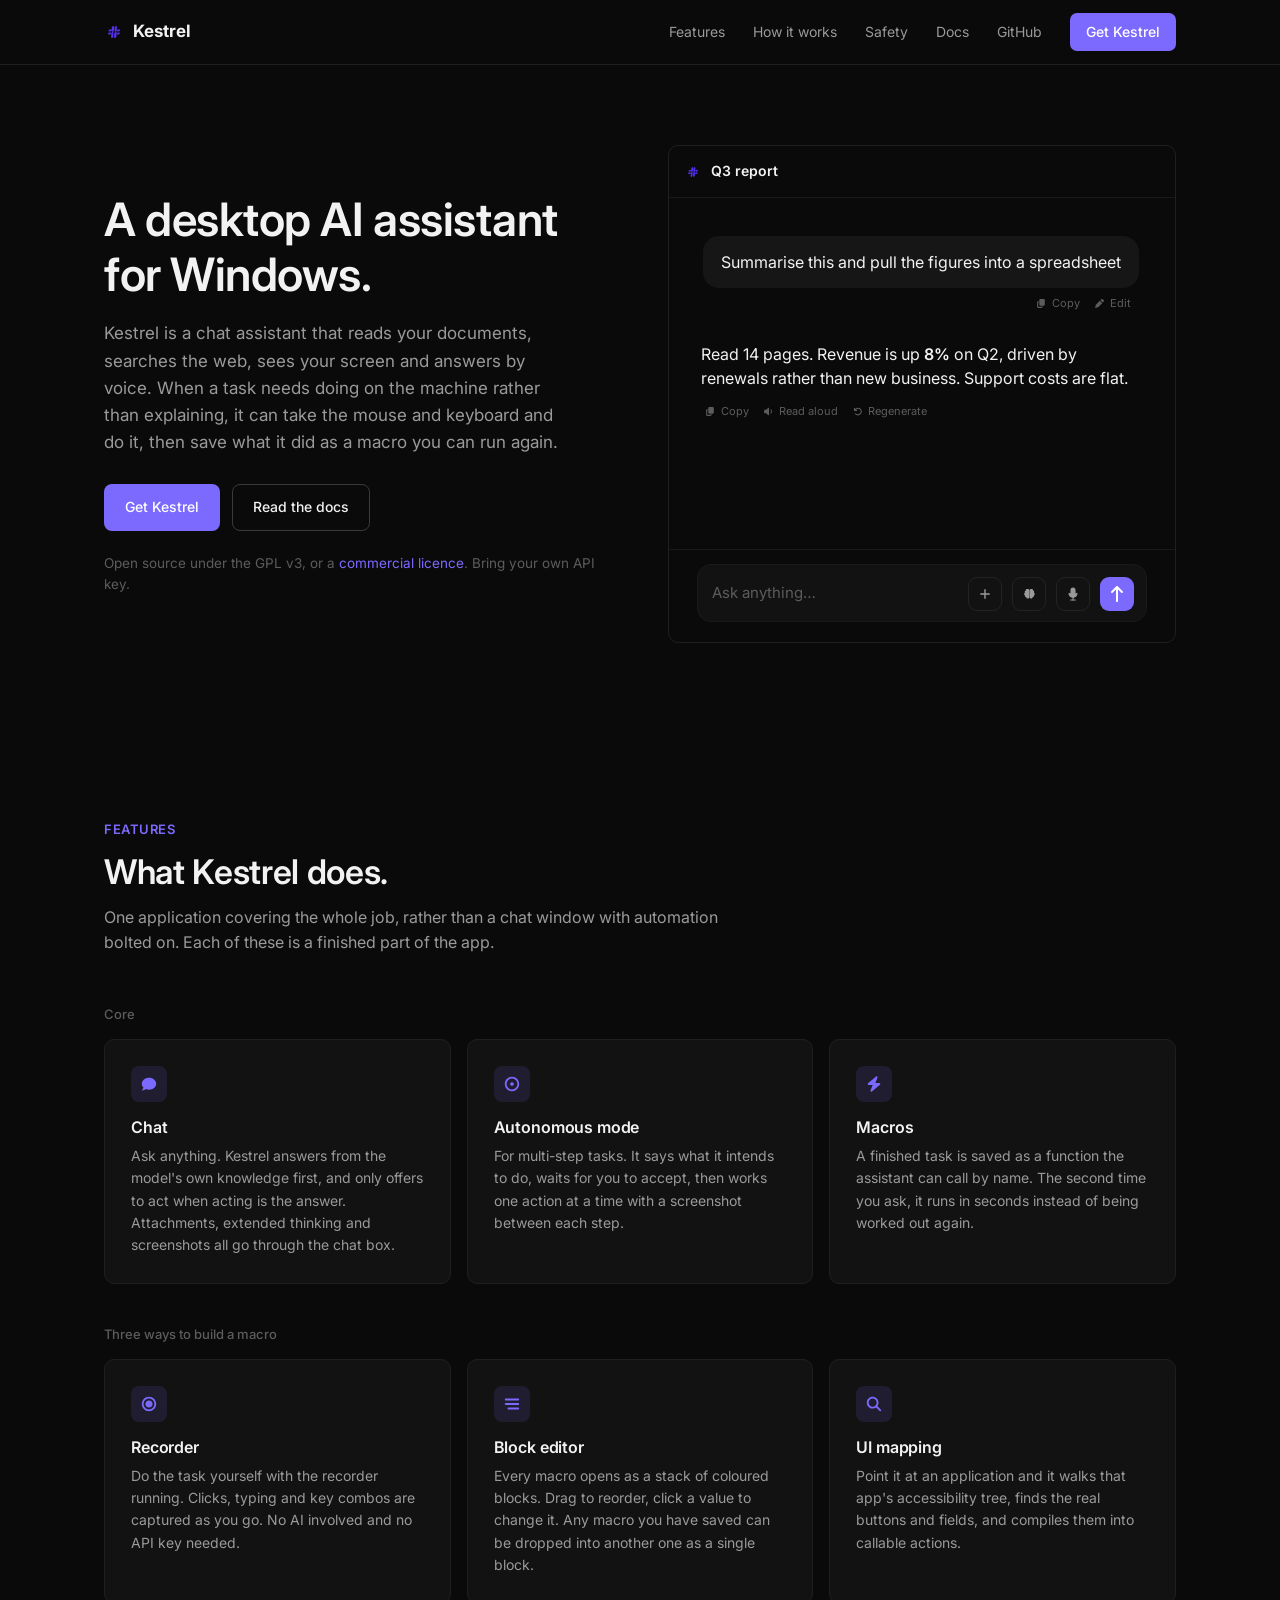
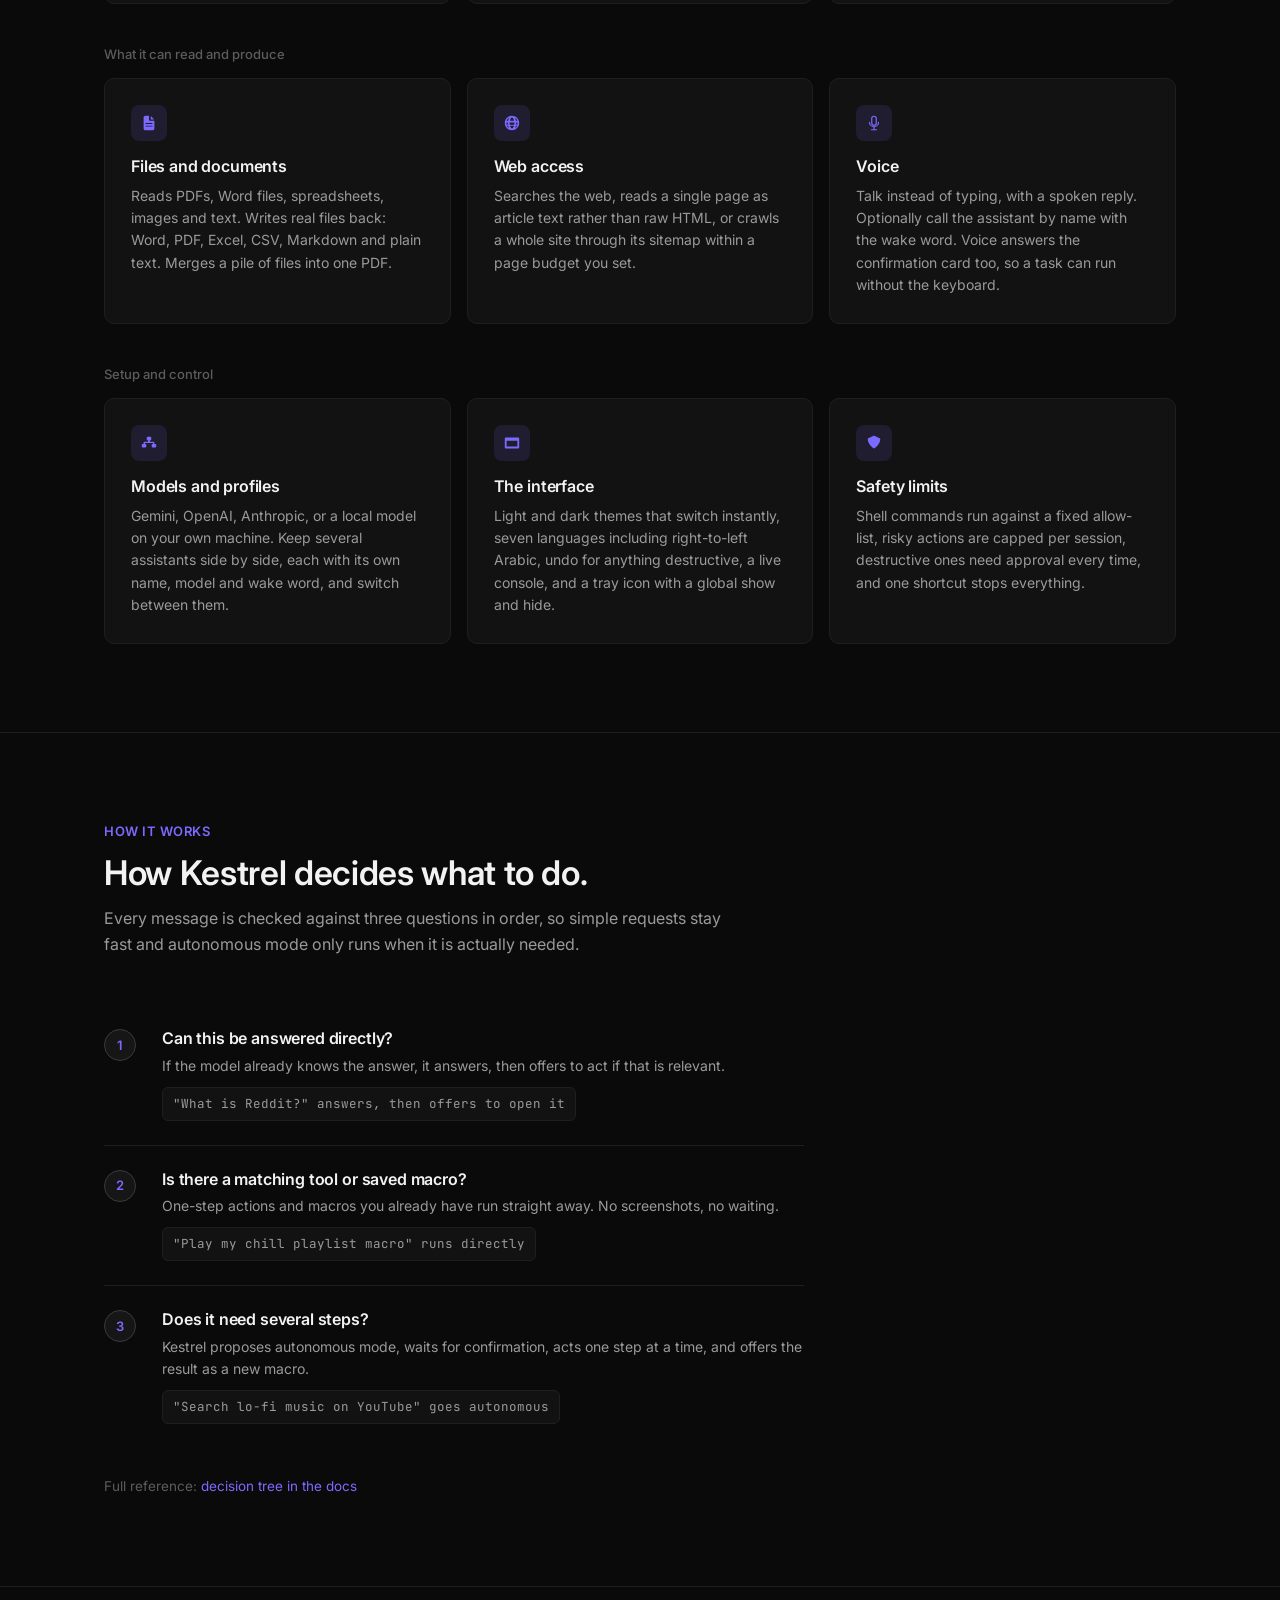
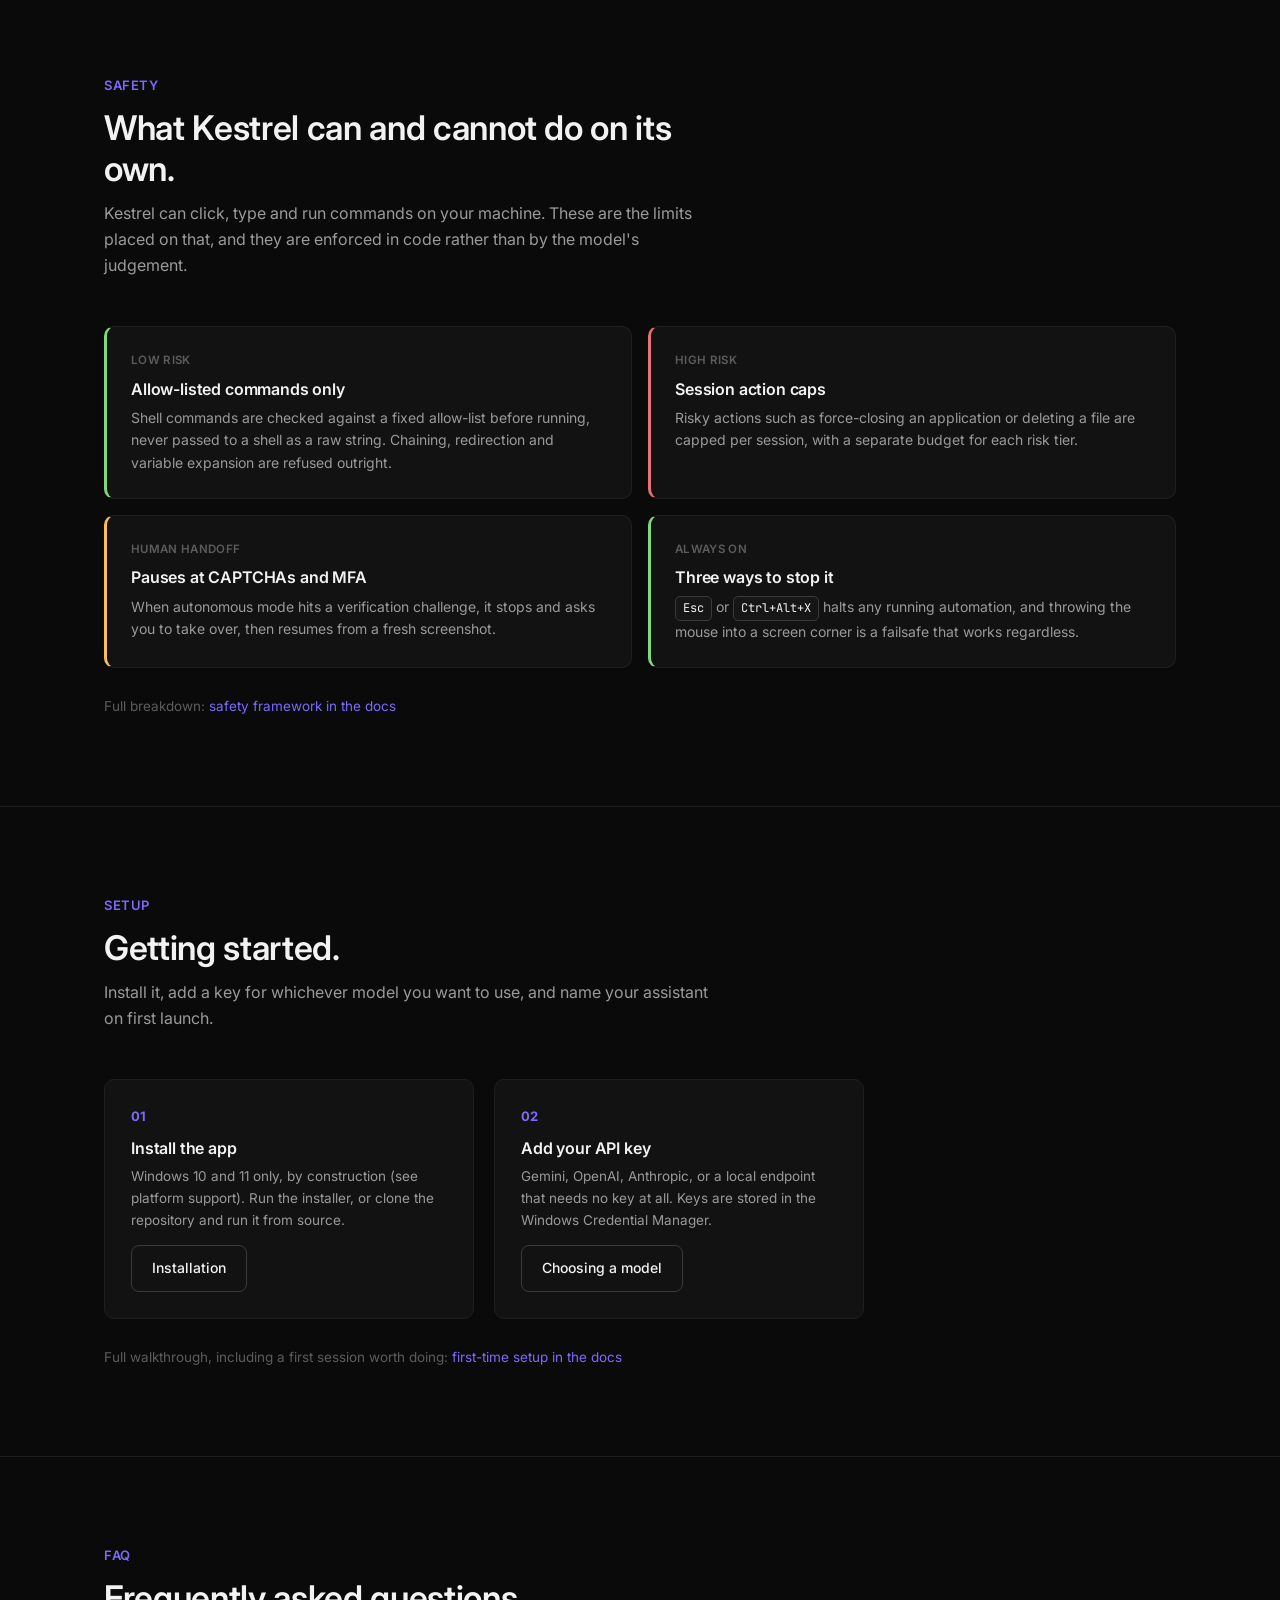
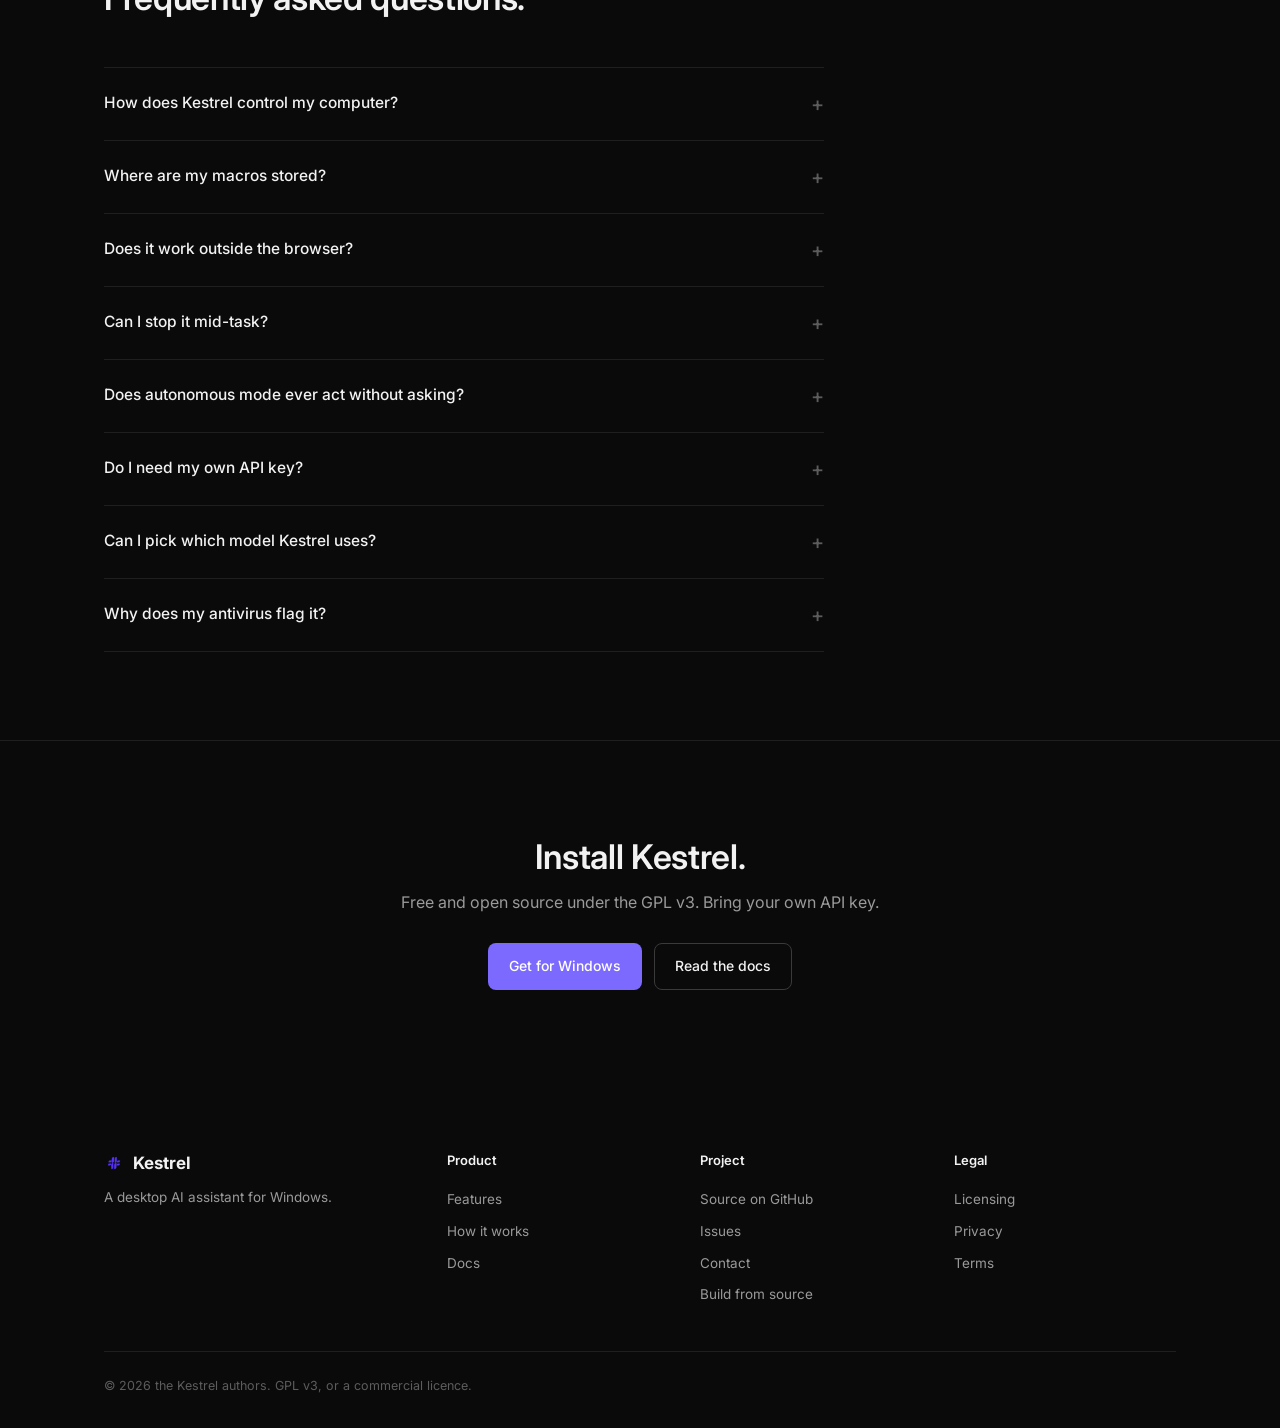
<file: docs/index.html>
<!DOCTYPE html>
<html lang="en">
<head>
<meta charset="UTF-8">
<meta name="viewport" content="width=device-width, initial-scale=1.0">
<title>Kestrel: Windows Desktop AI Assistant</title>
<meta name="description" content="Kestrel is a desktop AI assistant for Windows. It answers questions, reads your files and the web, and can operate applications on your machine. Open source, bring your own API key.">
<meta property="og:image" content="kestrel.png">
<link rel="icon" href="favicon.ico" sizes="any">
<link rel="icon" type="image/png" href="kestrel.png">
<link rel="apple-touch-icon" href="kestrel.png">
<link rel="stylesheet" href="styles.css">
</head>
<body>

<nav class="nav">
  <div class="container nav-inner">
    <a href="index.html" class="nav-logo">
      <img src="kestrel.png" width="20" height="20" alt="">
      Kestrel
    </a>
    <div class="nav-links">
      <a href="index.html#features">Features</a>
      <a href="index.html#how-it-works">How it works</a>
      <a href="index.html#safety">Safety</a>
      <a href="docs.html">Docs</a>
      <a href="https://github.com/ibrahim12012/Kestrel">GitHub</a>
      <a href="docs.html#install" class="nav-cta">Get Kestrel</a>
    </div>
  </div>
</nav>

<header class="hero">
  <div class="container hero-grid">
    <div>
      <h1>A desktop AI assistant for Windows.</h1>
      <p class="hero-sub">Kestrel is a chat assistant that reads your documents, searches the web, sees your screen and answers by voice. When a task needs doing on the machine rather than explaining, it can take the mouse and keyboard and do it, then save what it did as a macro you can run again.</p>
      <div class="hero-actions">
        <a href="docs.html#install" class="btn btn-primary">Get Kestrel</a>
        <a href="docs.html" class="btn btn-ghost">Read the docs</a>
      </div>
      <p class="hero-note">Open source under the GPL v3, or a <a href="licensing.html">commercial licence</a>. Bring your own API key.</p>
    </div>

    <div class="mockup" role="img" aria-label="The Kestrel chat window, cycling through short conversations: summarising an attached PDF into a spreadsheet, comparing two contracts with extended thinking, running a saved macro, proposing autonomous mode, and reading pages from the web.">
      <div class="mockup-bar">
        <img class="glyph" src="kestrel.png" width="16" height="16" alt="">
        <span class="mockup-title" data-chat-title>Q3 report</span>
      </div>
      <div class="kchat" data-chat-scroll>
        <div class="kfeed" data-chat-feed></div>
      </div>
      <div class="kcomposer">
        <div class="kwrap">
          <div class="kchips" data-chat-chips></div>
          <div class="krow-input">
            <span class="kinput">Ask anything…</span>
            <span class="kbtn kbtn-ghost" title="Attach a file"><svg viewBox="0 0 640 640" width="14" height="14" aria-hidden="true"><path d="M352 128C352 110.3 337.7 96 320 96C302.3 96 288 110.3 288 128L288 288L128 288C110.3 288 96 302.3 96 320C96 337.7 110.3 352 128 352L288 352L288 512C288 529.7 302.3 544 320 544C337.7 544 352 529.7 352 512L352 352L512 352C529.7 352 544 337.7 544 320C544 302.3 529.7 288 512 288L352 288L352 128z"/></svg></span>
            <span class="kbtn kbtn-ghost" title="Extended thinking"><svg viewBox="0 0 640 640" width="14" height="14" aria-hidden="true"><path d="M232 96C198.9 96 172 122.9 172 156C172 158.5 172.2 161 172.5 163.4C145.1 172.6 125.3 198.5 125.3 229C125.3 241 128.4 252.3 133.8 262.1C111.8 273.3 96.7 296.2 96.7 322.7C96.7 349.5 112.2 372.7 134.7 383.8C132.5 390.6 131.3 397.8 131.3 405.3C131.3 440.7 158.4 469.8 193 472.9C199.7 505.2 228.3 529.3 262.7 529.3C295.8 529.3 324 506.4 331.7 475.6L332 156C332 122.9 305.1 96 272 96L232 96zM408 96C374.9 96 348 122.9 348 156L348.3 475.6C356 506.4 384.2 529.3 417.3 529.3C451.7 529.3 480.3 505.2 487 472.9C521.6 469.8 548.7 440.7 548.7 405.3C548.7 397.8 547.5 390.6 545.3 383.8C567.8 372.7 583.3 349.5 583.3 322.7C583.3 296.2 568.2 273.3 546.2 262.1C551.6 252.3 554.7 241 554.7 229C554.7 198.5 534.9 172.6 507.5 163.4C507.8 161 508 158.5 508 156C508 122.9 481.1 96 448 96L408 96z"/></svg></span>
            <span class="kbtn kbtn-ghost" title="Voice"><svg viewBox="0 0 24 24" width="16" height="16" fill="none" aria-hidden="true"><rect x="9" y="3" width="6" height="12" rx="3" stroke="currentColor" stroke-width="1.6"/><path d="M6 11a6 6 0 0 0 12 0" stroke="currentColor" stroke-width="1.6" stroke-linecap="round"/><line x1="12" y1="17" x2="12" y2="21" stroke="currentColor" stroke-width="1.6" stroke-linecap="round"/><line x1="8.5" y1="21" x2="15.5" y2="21" stroke="currentColor" stroke-width="1.6" stroke-linecap="round"/></svg></span>
            <span class="kbtn kbtn-send" title="Send"><svg viewBox="0 0 640 640" aria-hidden="true"><path d="M342.6 73.4C330.1 60.9 309.8 60.9 297.3 73.4L137.3 233.4C124.8 245.9 124.8 266.2 137.3 278.7C149.8 291.2 170.1 291.2 182.6 278.7L288 173.3L288 544C288 561.7 302.3 576 320 576C337.7 576 352 561.7 352 544L352 173.3L457.4 278.7C469.9 291.2 490.2 291.2 502.7 278.7C515.2 266.2 515.2 245.9 502.7 233.4L342.7 73.4z"/></svg></span>
          </div>
        </div>
      </div>
    </div>
  </div>
</header>

<section id="features">
  <div class="container">
    <span class="eyebrow">Features</span>
    <div class="section-head">
      <h2>What Kestrel does.</h2>
      <p>One application covering the whole job, rather than a chat window with automation bolted on. Each of these is a finished part of the app.</p>
    </div>

    <p class="group-label">Core</p>
    <div class="features">
      <div class="feature">
        <div class="feature-icon"><svg width="18" height="18" viewBox="0 0 640 640" aria-hidden="true"><path fill="currentColor" d="M320 96C178.6 96 64 191.2 64 308.6C64 359.5 85.6 406.2 121.6 442.8C108.9 493.8 66.6 539.3 66.1 539.8C64 542 63.4 545.3 64.6 548.2C65.8 551.1 68.5 553 71.6 553C138.6 553 188.9 520.9 213.8 501.3C246.5 513.6 282.5 520.6 320 520.6C461.4 520.6 576 425.4 576 308.6C576 191.2 461.4 96 320 96z"/></svg></div>
        <h3>Chat</h3>
        <p>Ask anything. Kestrel answers from the model's own knowledge first, and only offers to act when acting is the answer. Attachments, extended thinking and screenshots all go through the chat box.</p>
      </div>
      <div class="feature">
        <div class="feature-icon"><svg width="18" height="18" viewBox="0 0 640 640" aria-hidden="true"><path fill="currentColor" d="M512 320C512 214 426 128 320 128C214 128 128 214 128 320C128 426 214 512 320 512C426 512 512 426 512 320zM64 320C64 178.6 178.6 64 320 64C461.4 64 576 178.6 576 320C576 461.4 461.4 576 320 576C178.6 576 64 461.4 64 320zM384 320C384 355.3 355.3 384 320 384C284.7 384 256 355.3 256 320C256 284.7 284.7 256 320 256C355.3 256 384 284.7 384 320z"/></svg></div>
        <h3>Autonomous mode</h3>
        <p>For multi-step tasks. It says what it intends to do, waits for you to accept, then works one action at a time with a screenshot between each step.</p>
      </div>
      <div class="feature">
        <div class="feature-icon"><svg width="18" height="18" viewBox="0 0 640 640" aria-hidden="true"><path fill="currentColor" d="M434.8 54.1C446.7 62.7 451.1 78.3 445.7 91.9L367.3 288L512 288C525.5 288 537.5 296.4 542.1 309.1C546.7 321.8 542.8 336 532.5 344.6L244.5 584.6C233.2 594 217.1 594.5 205.2 585.9C193.3 577.3 188.9 561.7 194.3 548.1L272.7 352L128 352C114.5 352 102.5 343.6 97.9 330.9C93.3 318.2 97.2 304 107.5 295.4L395.5 55.4C406.8 46 422.9 45.5 434.8 54.1z"/></svg></div>
        <h3>Macros</h3>
        <p>A finished task is saved as a function the assistant can call by name. The second time you ask, it runs in seconds instead of being worked out again.</p>
      </div>
    </div>

    <p class="group-label">Three ways to build a macro</p>
    <div class="features">
      <div class="feature">
        <div class="feature-icon"><svg width="18" height="18" viewBox="0 0 640 640" aria-hidden="true"><path fill="currentColor" d="M320 64C178.6 64 64 178.6 64 320C64 461.4 178.6 576 320 576C461.4 576 576 461.4 576 320C576 178.6 461.4 64 320 64zM320 128C426 128 512 214 512 320C512 426 426 512 320 512C214 512 128 426 128 320C128 214 214 128 320 128zM320 192C249.3 192 192 249.3 192 320C192 390.7 249.3 448 320 448C390.7 448 448 390.7 448 320C448 249.3 390.7 192 320 192z"/></svg></div>
        <h3>Recorder</h3>
        <p>Do the task yourself with the recorder running. Clicks, typing and key combos are captured as you go. No AI involved and no API key needed.</p>
      </div>
      <div class="feature">
        <div class="feature-icon"><svg width="18" height="18" viewBox="0 0 640 640" aria-hidden="true"><path fill="currentColor" d="M96 128C78.3 128 64 142.3 64 160C64 177.7 78.3 192 96 192L544 192C561.7 192 576 177.7 576 160C576 142.3 561.7 128 544 128L96 128zM96 288C78.3 288 64 302.3 64 320C64 337.7 78.3 352 96 352L544 352C561.7 352 576 337.7 576 320C576 302.3 561.7 288 544 288L96 288zM192 448C174.3 448 160 462.3 160 480C160 497.7 174.3 512 192 512L544 512C561.7 512 576 497.7 576 480C576 462.3 561.7 448 544 448L192 448z"/></svg></div>
        <h3>Block editor</h3>
        <p>Every macro opens as a stack of coloured blocks. Drag to reorder, click a value to change it. Any macro you have saved can be dropped into another one as a single block.</p>
      </div>
      <div class="feature">
        <div class="feature-icon"><svg width="18" height="18" viewBox="0 0 640 640" aria-hidden="true"><path fill="currentColor" d="M480 272C480 317.9 465.1 360.3 440 394.7L566.6 521.4C579.1 533.9 579.1 554.2 566.6 566.7C554.1 579.2 533.8 579.2 521.3 566.7L394.7 440C360.3 465.1 317.9 480 272 480C157.1 480 64 386.9 64 272C64 157.1 157.1 64 272 64C386.9 64 480 157.1 480 272zM272 416C351.5 416 416 351.5 416 272C416 192.5 351.5 128 272 128C192.5 128 128 192.5 128 272C128 351.5 192.5 416 272 416z"/></svg></div>
        <h3>UI mapping</h3>
        <p>Point it at an application and it walks that app's accessibility tree, finds the real buttons and fields, and compiles them into callable actions.</p>
      </div>
    </div>

    <p class="group-label">What it can read and produce</p>
    <div class="features">
      <div class="feature">
        <div class="feature-icon"><svg width="18" height="18" viewBox="0 0 640 640" aria-hidden="true"><path fill="currentColor" d="M192 64C156.7 64 128 92.7 128 128L128 512C128 547.3 156.7 576 192 576L448 576C483.3 576 512 547.3 512 512L512 240L352 240C334.3 240 320 225.7 320 208L320 64L192 64zM384 74.5L384 192L501.5 192L384 74.5zM208 320L432 320C440.8 320 448 327.2 448 336C448 344.8 440.8 352 432 352L208 352C199.2 352 192 344.8 192 336C192 327.2 199.2 320 208 320zM208 416L432 416C440.8 416 448 423.2 448 432C448 440.8 440.8 448 432 448L208 448C199.2 448 192 440.8 192 432C192 423.2 199.2 416 208 416z"/></svg></div>
        <h3>Files and documents</h3>
        <p>Reads PDFs, Word files, spreadsheets, images and text. Writes real files back: Word, PDF, Excel, CSV, Markdown and plain text. Merges a pile of files into one PDF.</p>
      </div>
      <div class="feature">
        <div class="feature-icon"><svg width="18" height="18" viewBox="0 0 640 640" aria-hidden="true"><path fill="currentColor" d="M320 64C178.6 64 64 178.6 64 320C64 461.4 178.6 576 320 576C461.4 576 576 461.4 576 320C576 178.6 461.4 64 320 64zM320 128C336.9 128 360.5 145.5 379.3 191.7C385 205.7 389.9 221.7 393.8 239.2L246.2 239.2C250.1 221.7 255 205.7 260.7 191.7C279.5 145.5 303.1 128 320 128zM402.1 303.2C403.3 314.1 403.9 325.6 403.9 337.4C403.9 353.6 402.7 369 400.7 383.4L239.3 383.4C237.3 369 236.1 353.6 236.1 337.4C236.1 325.6 236.7 314.1 237.9 303.2L402.1 303.2zM320 512C303.1 512 279.5 494.5 260.7 448.3C257.3 439.9 254.2 430.8 251.4 421.1L388.6 421.1C385.8 430.8 382.7 439.9 379.3 448.3C360.5 494.5 336.9 512 320 512zM466.5 383.4C468.1 368.6 469 353.2 469 337.4C469 325.6 468.5 314.2 467.6 303.2L509.8 303.2C513.1 313.9 514.9 325.2 514.9 337C514.9 353 512 368.7 506.6 383.4L466.5 383.4zM173.5 383.4L133.4 383.4C128 368.7 125.1 353 125.1 337C125.1 325.2 126.9 313.9 130.2 303.2L172.4 303.2C171.5 314.2 171 325.6 171 337.4C171 353.2 171.9 368.6 173.5 383.4zM459.6 239.2C450.3 195 434.1 157.4 412.9 130.6C453.2 148.1 486.6 179.1 507.2 218.1C511 225.4 514.3 232.2 517.1 239.2L459.6 239.2zM180.4 239.2L122.9 239.2C125.7 232.2 129 225.4 132.8 218.1C153.4 179.1 186.8 148.1 227.1 130.6C205.9 157.4 189.7 195 180.4 239.2zM227.1 509.4C186.8 491.9 153.4 460.9 132.8 421.9C132.5 421.6 132.4 421.4 132.2 421.1L180.9 421.1C190.2 463.4 206 498.8 227.1 509.4zM412.9 509.4C434 498.8 449.8 463.4 459.1 421.1L507.8 421.1C507.6 421.4 507.5 421.6 507.2 421.9C486.6 460.9 453.2 491.9 412.9 509.4z"/></svg></div>
        <h3>Web access</h3>
        <p>Searches the web, reads a single page as article text rather than raw HTML, or crawls a whole site through its sitemap within a page budget you set.</p>
      </div>
      <div class="feature">
        <div class="feature-icon"><svg width="18" height="18" viewBox="0 0 24 24" fill="none" aria-hidden="true"><rect x="9" y="3" width="6" height="12" rx="3" stroke="currentColor" stroke-width="1.6"/><path d="M6 11a6 6 0 0 0 12 0" stroke="currentColor" stroke-width="1.6" stroke-linecap="round"/><line x1="12" y1="17" x2="12" y2="21" stroke="currentColor" stroke-width="1.6" stroke-linecap="round"/><line x1="8.5" y1="21" x2="15.5" y2="21" stroke="currentColor" stroke-width="1.6" stroke-linecap="round"/></svg></div>
        <h3>Voice</h3>
        <p>Talk instead of typing, with a spoken reply. Optionally call the assistant by name with the wake word. Voice answers the confirmation card too, so a task can run without the keyboard.</p>
      </div>
    </div>

    <p class="group-label">Setup and control</p>
    <div class="features">
      <div class="feature">
        <div class="feature-icon"><svg width="18" height="18" viewBox="0 0 640 640" aria-hidden="true"><path fill="currentColor" d="M272 96C254.3 96 240 110.3 240 128L240 192C240 209.7 254.3 224 272 224L288 224L288 272L160 272C142.3 272 128 286.3 128 304L128 352L96 352C78.3 352 64 366.3 64 384L64 448C64 465.7 78.3 480 96 480L192 480C209.7 480 224 465.7 224 448L224 384C224 366.3 209.7 352 192 352L176 352L176 320L464 320L464 352L448 352C430.3 352 416 366.3 416 384L416 448C416 465.7 430.3 480 448 480L544 480C561.7 480 576 465.7 576 448L576 384C576 366.3 561.7 352 544 352L512 352L512 304C512 286.3 497.7 272 480 272L352 272L352 224L368 224C385.7 224 400 209.7 400 192L400 128C400 110.3 385.7 96 368 96L272 96z"/></svg></div>
        <h3>Models and profiles</h3>
        <p>Gemini, OpenAI, Anthropic, or a local model on your own machine. Keep several assistants side by side, each with its own name, model and wake word, and switch between them.</p>
      </div>
      <div class="feature">
        <div class="feature-icon"><svg width="18" height="18" viewBox="0 0 640 640" aria-hidden="true"><path fill="currentColor" d="M96 128C78.3 128 64 142.3 64 160L64 480C64 497.7 78.3 512 96 512L544 512C561.7 512 576 497.7 576 480L576 160C576 142.3 561.7 128 544 128L96 128zM128 240L512 240L512 448L128 448L128 240z"/></svg></div>
        <h3>The interface</h3>
        <p>Light and dark themes that switch instantly, seven languages including right-to-left Arabic, undo for anything destructive, a live console, and a tray icon with a global show and hide.</p>
      </div>
      <div class="feature">
        <div class="feature-icon"><svg width="18" height="18" viewBox="0 0 640 640" aria-hidden="true"><path fill="currentColor" d="M307.7 66.1C315.6 62.6 324.4 62.6 332.3 66.1L524.3 148.1C535.5 152.9 544 164 543.9 177.9C543.4 230.5 521.8 326.9 440.2 421.5C407.3 459.7 366.7 490.9 320 512C273.3 490.9 232.7 459.7 199.8 421.5C118.2 326.9 96.6 230.5 96.1 177.9C96 164 104.5 152.9 115.7 148.1L307.7 66.1z"/></svg></div>
        <h3>Safety limits</h3>
        <p>Shell commands run against a fixed allow-list, risky actions are capped per session, destructive ones need approval every time, and one shortcut stops everything.</p>
      </div>
    </div>
  </div>
</section>

<section id="how-it-works">
  <div class="container">
    <span class="eyebrow">How it works</span>
    <div class="section-head">
      <h2>How Kestrel decides what to do.</h2>
      <p>Every message is checked against three questions in order, so simple requests stay fast and autonomous mode only runs when it is actually needed.</p>
    </div>
    <div class="steps-list">
      <div class="step-row">
        <span class="step-num">1</span>
        <div>
          <h4>Can this be answered directly?</h4>
          <p>If the model already knows the answer, it answers, then offers to act if that is relevant.</p>
          <span class="step-example">"What is Reddit?" answers, then offers to open it</span>
        </div>
      </div>
      <div class="step-row">
        <span class="step-num">2</span>
        <div>
          <h4>Is there a matching tool or saved macro?</h4>
          <p>One-step actions and macros you already have run straight away. No screenshots, no waiting.</p>
          <span class="step-example">"Play my chill playlist macro" runs directly</span>
        </div>
      </div>
      <div class="step-row">
        <span class="step-num">3</span>
        <div>
          <h4>Does it need several steps?</h4>
          <p>Kestrel proposes autonomous mode, waits for confirmation, acts one step at a time, and offers the result as a new macro.</p>
          <span class="step-example">"Search lo-fi music on YouTube" goes autonomous</span>
        </div>
      </div>
    </div>
    <p class="footnote">Full reference: <a href="docs.html#decision-tree">decision tree in the docs</a></p>
  </div>
</section>

<section id="safety">
  <div class="container">
    <span class="eyebrow">Safety</span>
    <div class="section-head">
      <h2>What Kestrel can and cannot do on its own.</h2>
      <p>Kestrel can click, type and run commands on your machine. These are the limits placed on that, and they are enforced in code rather than by the model's judgement.</p>
    </div>
    <div class="safety-grid">
      <div class="safety-card risk-low">
        <div class="risk-label">Low risk</div>
        <h4>Allow-listed commands only</h4>
        <p>Shell commands are checked against a fixed allow-list before running, never passed to a shell as a raw string. Chaining, redirection and variable expansion are refused outright.</p>
      </div>
      <div class="safety-card risk-high">
        <div class="risk-label">High risk</div>
        <h4>Session action caps</h4>
        <p>Risky actions such as force-closing an application or deleting a file are capped per session, with a separate budget for each risk tier.</p>
      </div>
      <div class="safety-card risk-med">
        <div class="risk-label">Human handoff</div>
        <h4>Pauses at CAPTCHAs and MFA</h4>
        <p>When autonomous mode hits a verification challenge, it stops and asks you to take over, then resumes from a fresh screenshot.</p>
      </div>
      <div class="safety-card risk-low">
        <div class="risk-label">Always on</div>
        <h4>Three ways to stop it</h4>
        <p><span class="hotkey">Esc</span> or <span class="hotkey">Ctrl+Alt+X</span> halts any running automation, and throwing the mouse into a screen corner is a failsafe that works regardless.</p>
      </div>
    </div>
    <p class="footnote">Full breakdown: <a href="docs.html#safety-docs">safety framework in the docs</a></p>
  </div>
</section>

<section id="setup">
  <div class="container">
    <span class="eyebrow">Setup</span>
    <div class="section-head">
      <h2>Getting started.</h2>
      <p>Install it, add a key for whichever model you want to use, and name your assistant on first launch.</p>
    </div>
    <div class="setup-grid">
      <div class="setup-step">
        <div class="setup-num">01</div>
        <h4>Install the app</h4>
        <p>Windows 10 and 11 only, by construction (see <a href="docs.html#platforms">platform support</a>). Run the installer, or clone <a href="https://github.com/ibrahim12012/Kestrel">the repository</a> and run it from source.</p>
        <div class="setup-buttons">
          <a href="docs.html#install" class="btn btn-ghost">Installation</a>
        </div>
      </div>
      <div class="setup-step">
        <div class="setup-num">02</div>
        <h4>Add your API key</h4>
        <p>Gemini, OpenAI, Anthropic, or a local endpoint that needs no key at all. Keys are stored in the Windows Credential Manager.</p>
        <div class="setup-buttons">
          <a href="docs.html#models" class="btn btn-ghost">Choosing a model</a>
        </div>
      </div>
    </div>
    <p class="footnote">Full walkthrough, including a first session worth doing: <a href="docs.html#setup">first-time setup in the docs</a></p>
  </div>
</section>

<section id="faq">
  <div class="container">
    <span class="eyebrow">FAQ</span>
    <div class="section-head">
      <h2>Frequently asked questions.</h2>
    </div>
    <div class="faq-list">
      <details class="faq-item">
        <summary>How does Kestrel control my computer?<span class="plus">+</span></summary>
        <p>Two ways. Where an application exposes its structure through Windows UI Automation, Kestrel reads the real buttons and fields and clicks them by name. Where it does not, it takes a screenshot, uses the model's vision to find what it needs, and sends mouse and keyboard input, the same input you would send yourself.</p>
      </details>
      <details class="faq-item">
        <summary>Where are my macros stored?<span class="plus">+</span></summary>
        <p>On your machine, in your user data folder, as plain JSON. Chat and autonomous-mode requests go straight to whichever provider you configured using your own key. There is no Kestrel server in the middle and no account.</p>
      </details>
      <details class="faq-item">
        <summary>Does it work outside the browser?<span class="plus">+</span></summary>
        <p>Yes. Kestrel drives any Windows application the same way. The browser is one of many apps it can operate.</p>
      </details>
      <details class="faq-item">
        <summary>Can I stop it mid-task?<span class="plus">+</span></summary>
        <p>Yes. <span class="hotkey">Esc</span> stops a running automation from anywhere, <span class="hotkey">Ctrl+Alt+X</span> does the same on a combination you will not press by accident, and slamming the mouse into a screen corner is a failsafe that does not depend on either.</p>
      </details>
      <details class="faq-item">
        <summary>Does autonomous mode ever act without asking?<span class="plus">+</span></summary>
        <p>No. There is no tool the model can call to start it. It proposes the task in plain language, the app shows a confirmation card, and only an explicit accept starts a run. It pauses again at a CAPTCHA or an MFA prompt, and anything destructive asks separately.</p>
      </details>
      <details class="faq-item">
        <summary>Do I need my own API key?<span class="plus">+</span></summary>
        <p>For anything involving the model, yes, and usage is billed by that provider directly. A free Gemini key is enough to use Kestrel properly. A local model needs no key at all. The recorder, the block editor and macro playback all work with no key configured.</p>
      </details>
      <details class="faq-item">
        <summary>Can I pick which model Kestrel uses?<span class="plus">+</span></summary>
        <p>Yes. A dropdown in chat switches between Gemini, GPT and Claude, and you can point it at a local endpoint instead. Chat, macros, autonomous mode and the safety limits behave the same whichever is active. Voice recognition currently runs through Google's Web Speech API regardless of the model.</p>
      </details>
      <details class="faq-item">
        <summary>Why does my antivirus flag it?<span class="plus">+</span></summary>
        <p>Because Kestrel installs global keyboard and mouse hooks, sends synthetic input, captures the screen and runs shell commands. That is a description of the product and also a description of a remote access trojan, and no scanner can tell them apart from the outside. The <a href="docs.html#antivirus">antivirus section of the docs</a> explains what has been done about it and what has not.</p>
      </details>
    </div>
  </div>
</section>

<section class="cta-band">
  <div class="container">
    <h2>Install Kestrel.</h2>
    <p>Free and open source under the GPL v3. Bring your own API key.</p>
    <div class="cta-buttons">
      <a href="docs.html#install" class="btn btn-primary">Get for Windows</a>
      <a href="docs.html" class="btn btn-ghost">Read the docs</a>
    </div>
  </div>
</section>

<footer>
  <div class="container">
    <div class="footer-top">
      <div class="footer-brand">
        <a href="index.html" class="nav-logo">
          <img src="kestrel.png" width="20" height="20" alt="">
          Kestrel
        </a>
        <p>A desktop AI assistant for Windows.</p>
      </div>
      <div class="footer-col">
        <div class="footer-col-title">Product</div>
        <a href="index.html#features">Features</a>
        <a href="index.html#how-it-works">How it works</a>
        <a href="docs.html">Docs</a>
      </div>
      <div class="footer-col">
        <div class="footer-col-title">Project</div>
        <a href="https://github.com/ibrahim12012/Kestrel">Source on GitHub</a>
        <a href="https://github.com/ibrahim12012/Kestrel/issues">Issues</a>
        <a href="contact.html">Contact</a>
        <a href="docs.html#build">Build from source</a>
      </div>
      <div class="footer-col">
        <div class="footer-col-title">Legal</div>
        <a href="licensing.html">Licensing</a>
        <a href="privacy.html">Privacy</a>
        <a href="terms.html">Terms</a>
      </div>
    </div>
    <div class="footer-bottom">
      <p>© 2026 the Kestrel authors. GPL v3, or a commercial licence.</p>
    </div>
  </div>
</footer>

<script src="script.js"></script>
</body>
</html>
</file>
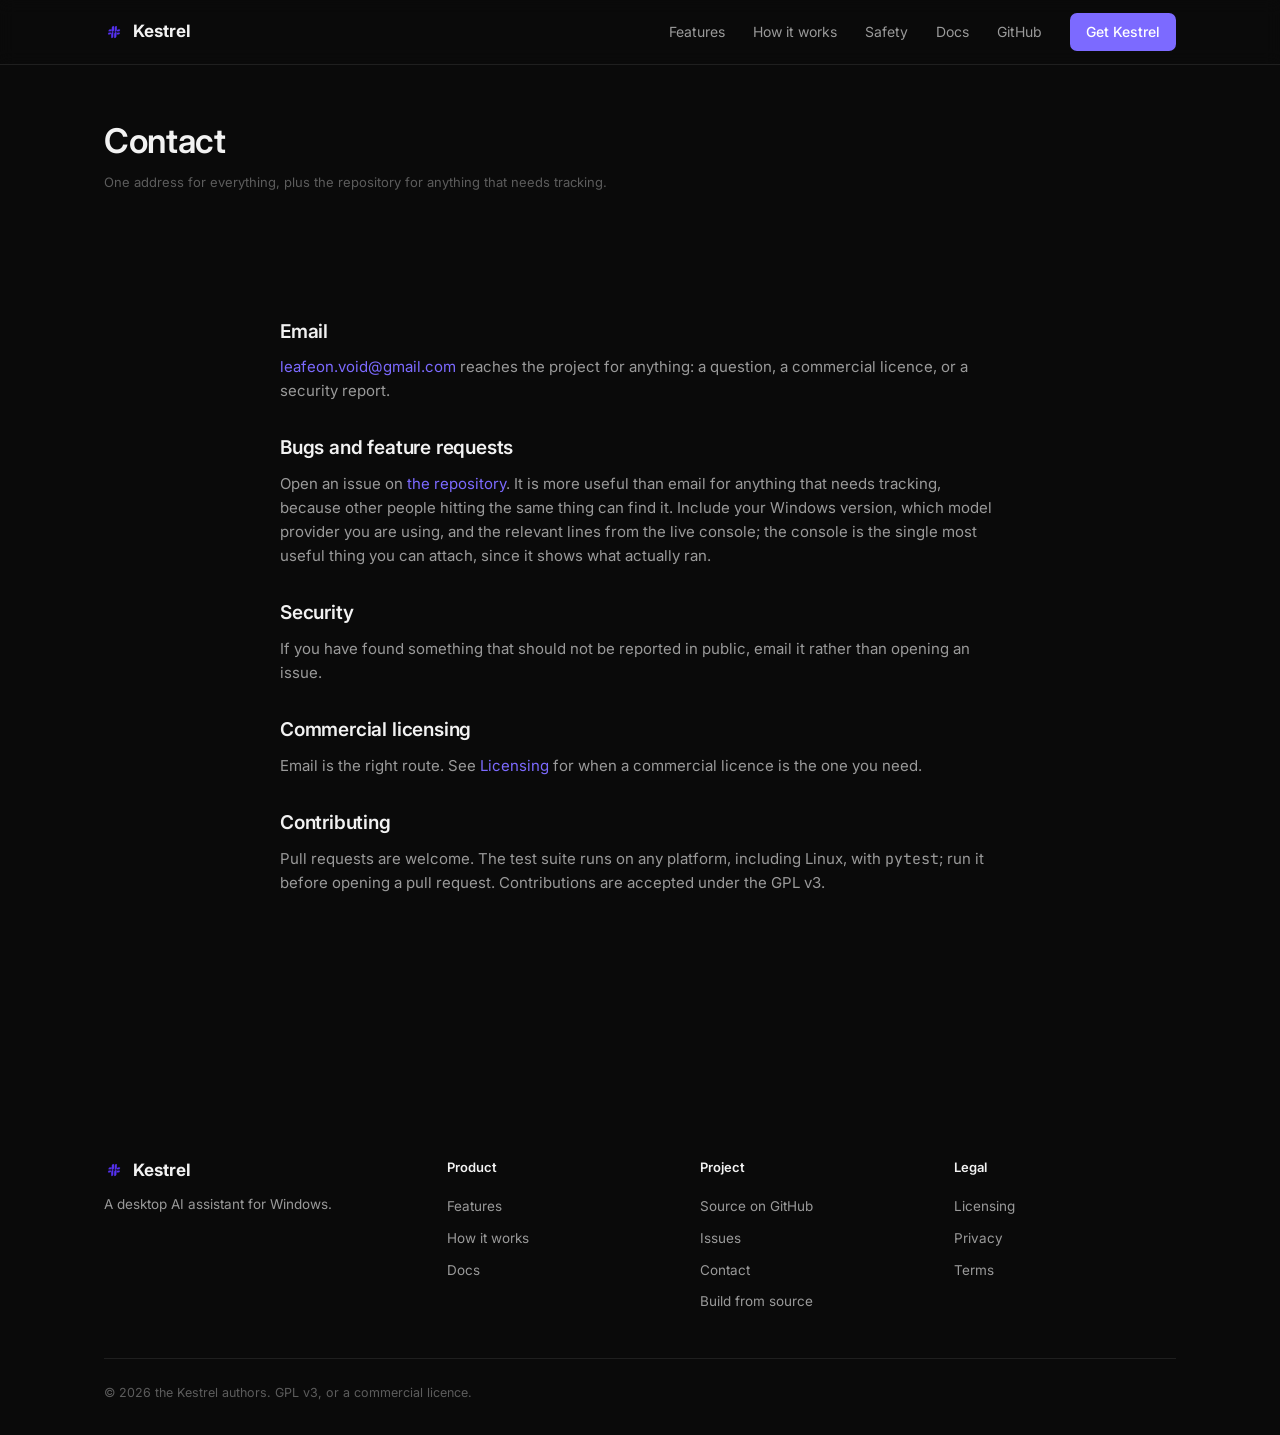
<file: docs/contact.html>
<!DOCTYPE html>
<html lang="en">
<head>
<meta charset="UTF-8">
<meta name="viewport" content="width=device-width, initial-scale=1.0">
<title>Contact: Kestrel</title>
<meta name="description" content="How to reach the Kestrel project: email, issues, security reports and commercial licensing.">
<link rel="icon" href="favicon.ico" sizes="any">
<link rel="icon" type="image/png" href="kestrel.png">
<link rel="apple-touch-icon" href="kestrel.png">
<link rel="stylesheet" href="styles.css">
</head>
<body>

<nav class="nav">
  <div class="container nav-inner">
    <a href="index.html" class="nav-logo">
      <img src="kestrel.png" width="20" height="20" alt="">
      Kestrel
    </a>
    <div class="nav-links">
      <a href="index.html#features">Features</a>
      <a href="index.html#how-it-works">How it works</a>
      <a href="index.html#safety">Safety</a>
      <a href="docs.html">Docs</a>
      <a href="https://github.com/ibrahim12012/Kestrel">GitHub</a>
      <a href="docs.html#install" class="nav-cta">Get Kestrel</a>
    </div>
  </div>
</nav>

<header class="page-header">
  <div class="container">
    <h1>Contact</h1>
    <p class="updated">One address for everything, plus the repository for anything that needs tracking.</p>
  </div>
</header>

<section style="border-bottom:none;">
  <div class="container legal-content">
    <h2>Email</h2>
    <p><a href="mailto:leafeon.void@gmail.com">leafeon.void@gmail.com</a> reaches the project for anything: a question, a commercial licence, or a security report.</p>

    <h2>Bugs and feature requests</h2>
    <p>Open an issue on <a href="https://github.com/ibrahim12012/Kestrel/issues">the repository</a>. It is more useful than email for anything that needs tracking, because other people hitting the same thing can find it. Include your Windows version, which model provider you are using, and the relevant lines from the live console; the console is the single most useful thing you can attach, since it shows what actually ran.</p>

    <h2>Security</h2>
    <p>If you have found something that should not be reported in public, email it rather than opening an issue.</p>

    <h2>Commercial licensing</h2>
    <p>Email is the right route. See <a href="licensing.html">Licensing</a> for when a commercial licence is the one you need.</p>

    <h2>Contributing</h2>
    <p>Pull requests are welcome. The test suite runs on any platform, including Linux, with <code>pytest</code>; run it before opening a pull request. Contributions are accepted under the GPL v3.</p>
  </div>
</section>

<footer>
  <div class="container">
    <div class="footer-top">
      <div class="footer-brand">
        <a href="index.html" class="nav-logo">
          <img src="kestrel.png" width="20" height="20" alt="">
          Kestrel
        </a>
        <p>A desktop AI assistant for Windows.</p>
      </div>
      <div class="footer-col">
        <div class="footer-col-title">Product</div>
        <a href="index.html#features">Features</a>
        <a href="index.html#how-it-works">How it works</a>
        <a href="docs.html">Docs</a>
      </div>
      <div class="footer-col">
        <div class="footer-col-title">Project</div>
        <a href="https://github.com/ibrahim12012/Kestrel">Source on GitHub</a>
        <a href="https://github.com/ibrahim12012/Kestrel/issues">Issues</a>
        <a href="contact.html">Contact</a>
        <a href="docs.html#build">Build from source</a>
      </div>
      <div class="footer-col">
        <div class="footer-col-title">Legal</div>
        <a href="licensing.html">Licensing</a>
        <a href="privacy.html">Privacy</a>
        <a href="terms.html">Terms</a>
      </div>
    </div>
    <div class="footer-bottom">
      <p>&copy; 2026 the Kestrel authors. GPL v3, or a commercial licence.</p>
    </div>
  </div>
</footer>

</body>
</html>
</file>
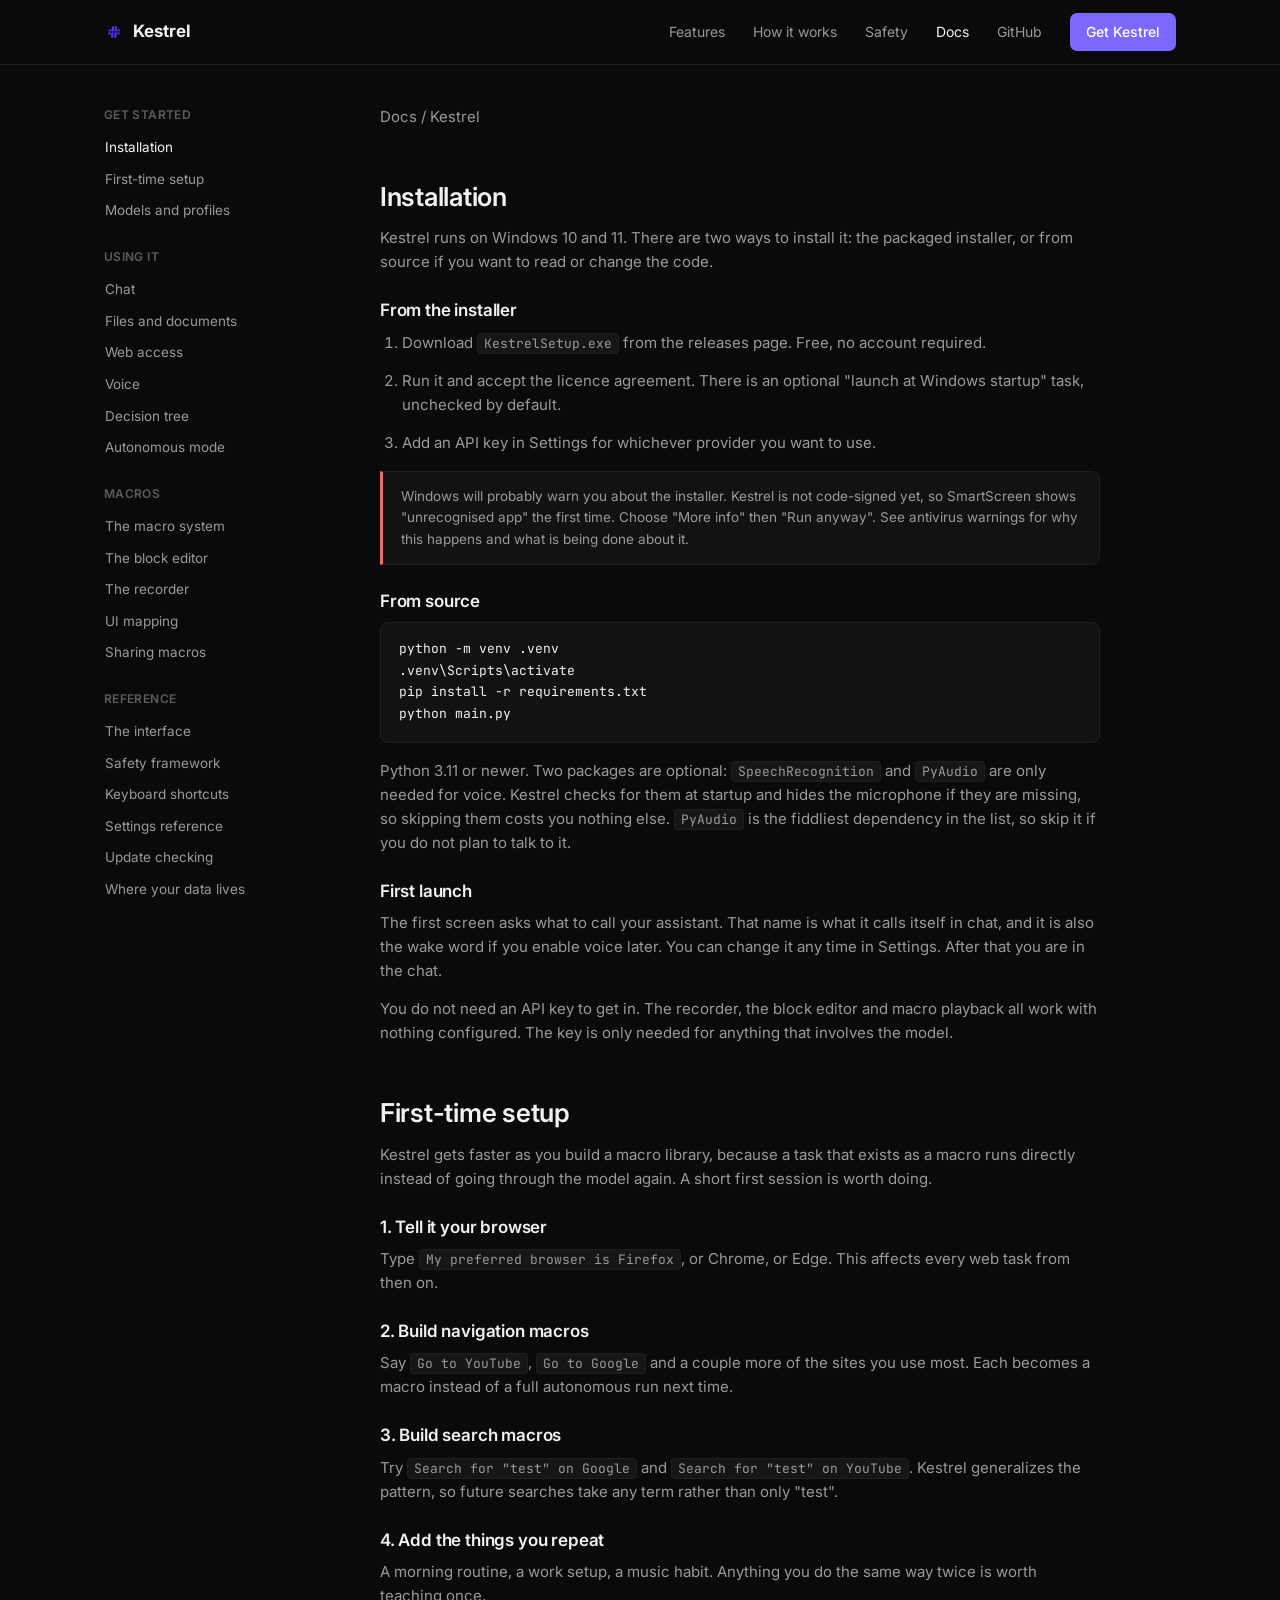
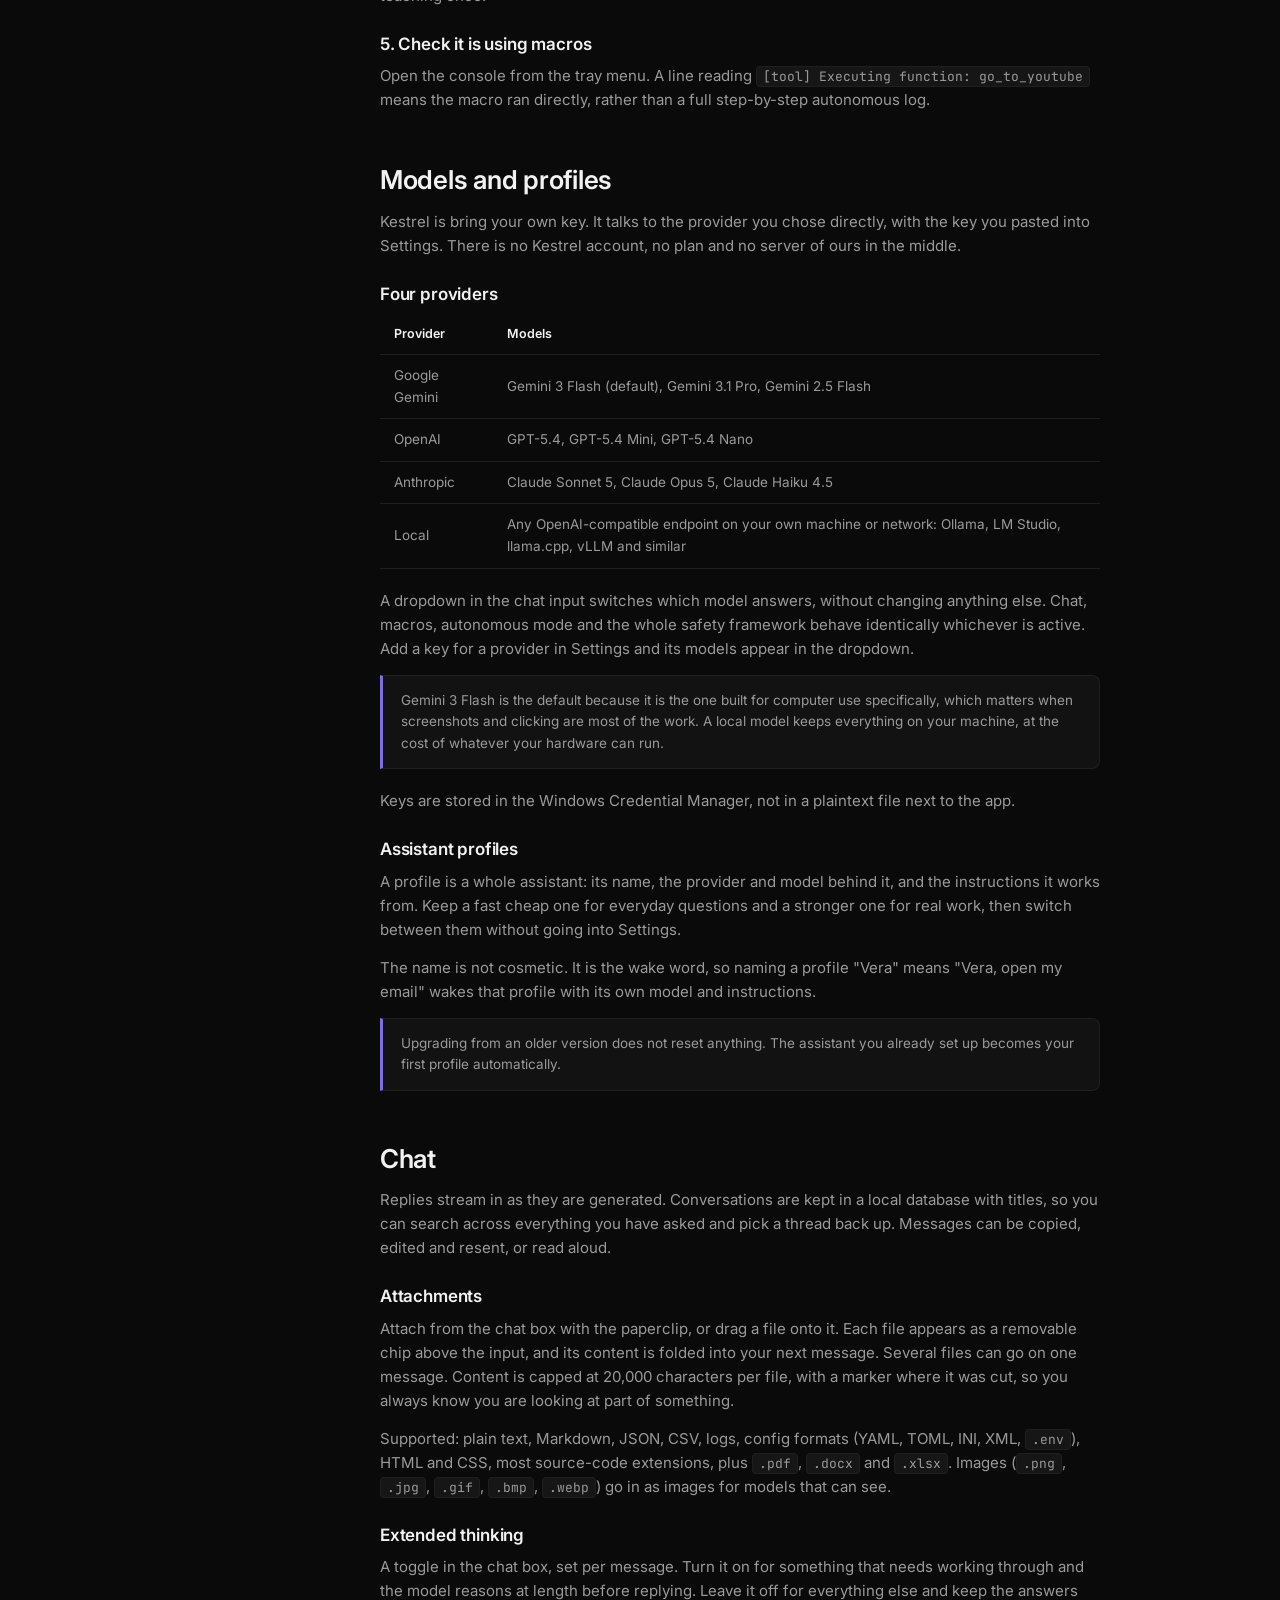
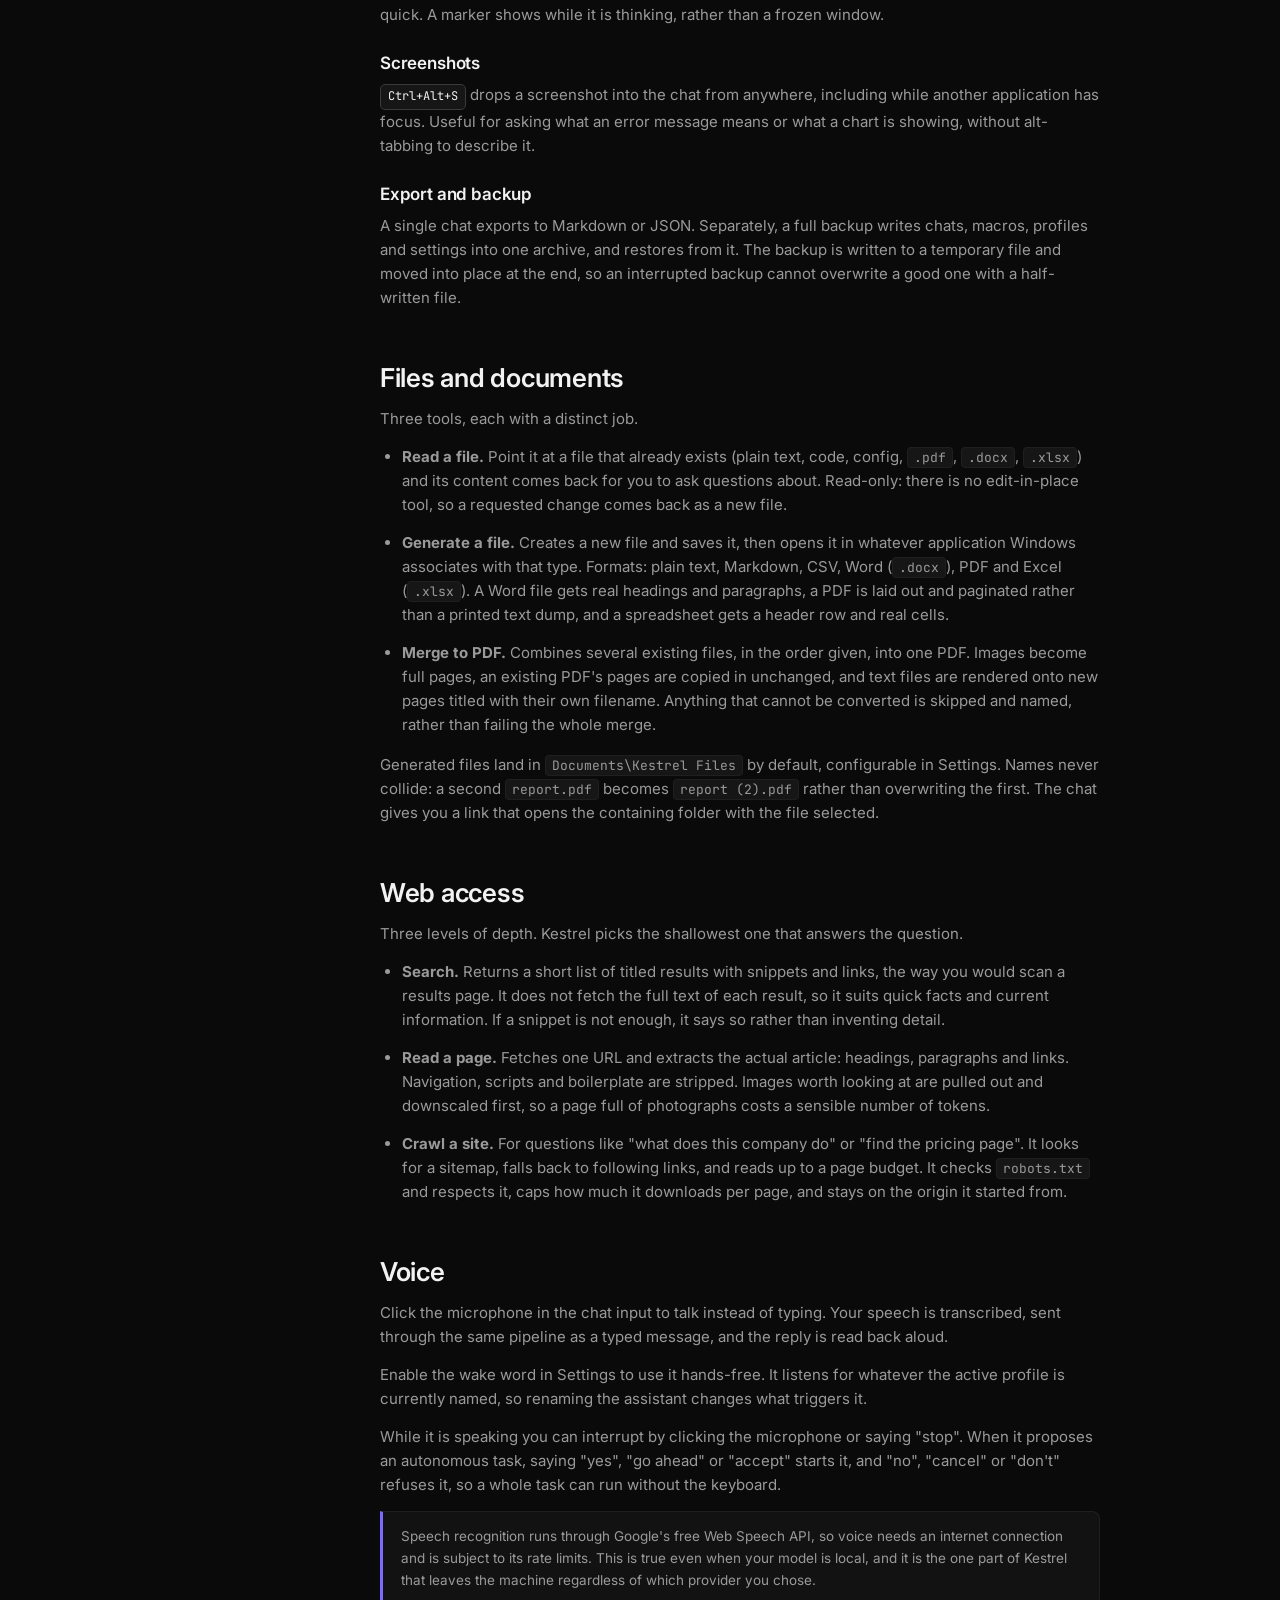
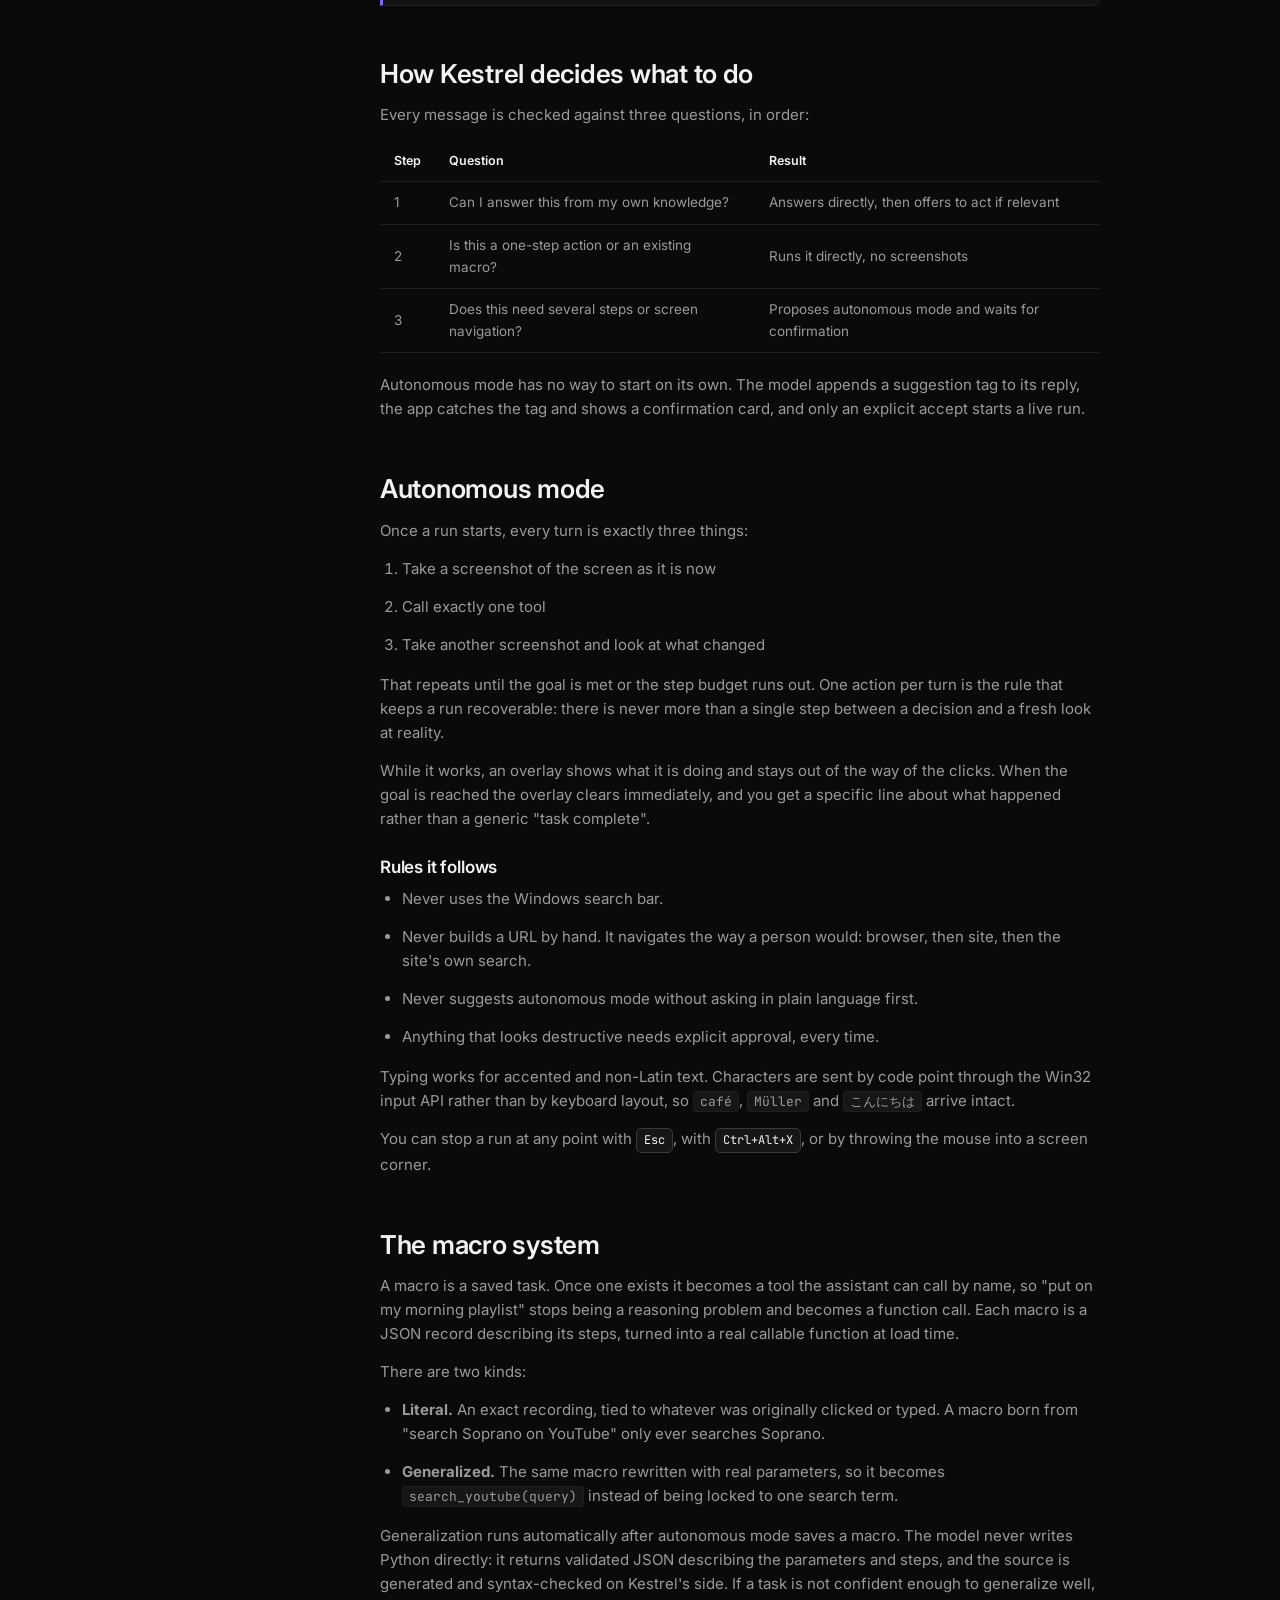
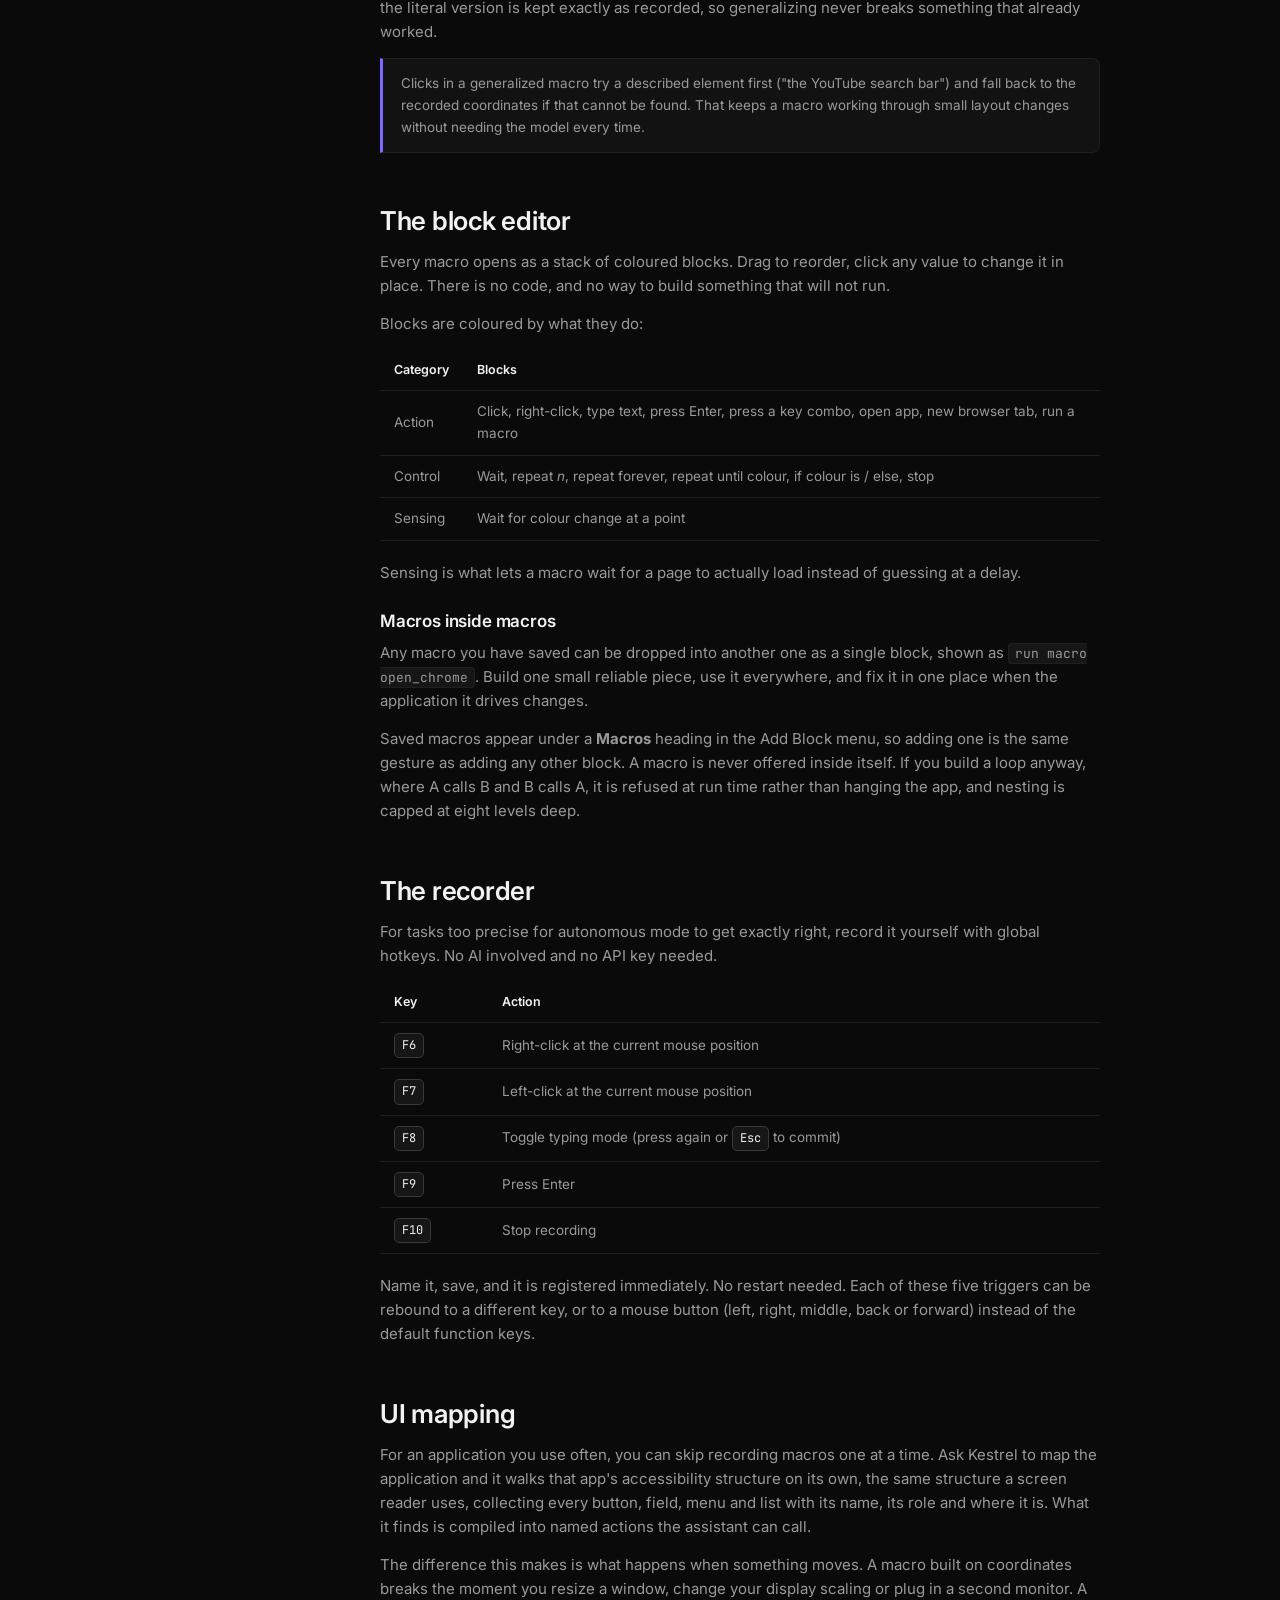
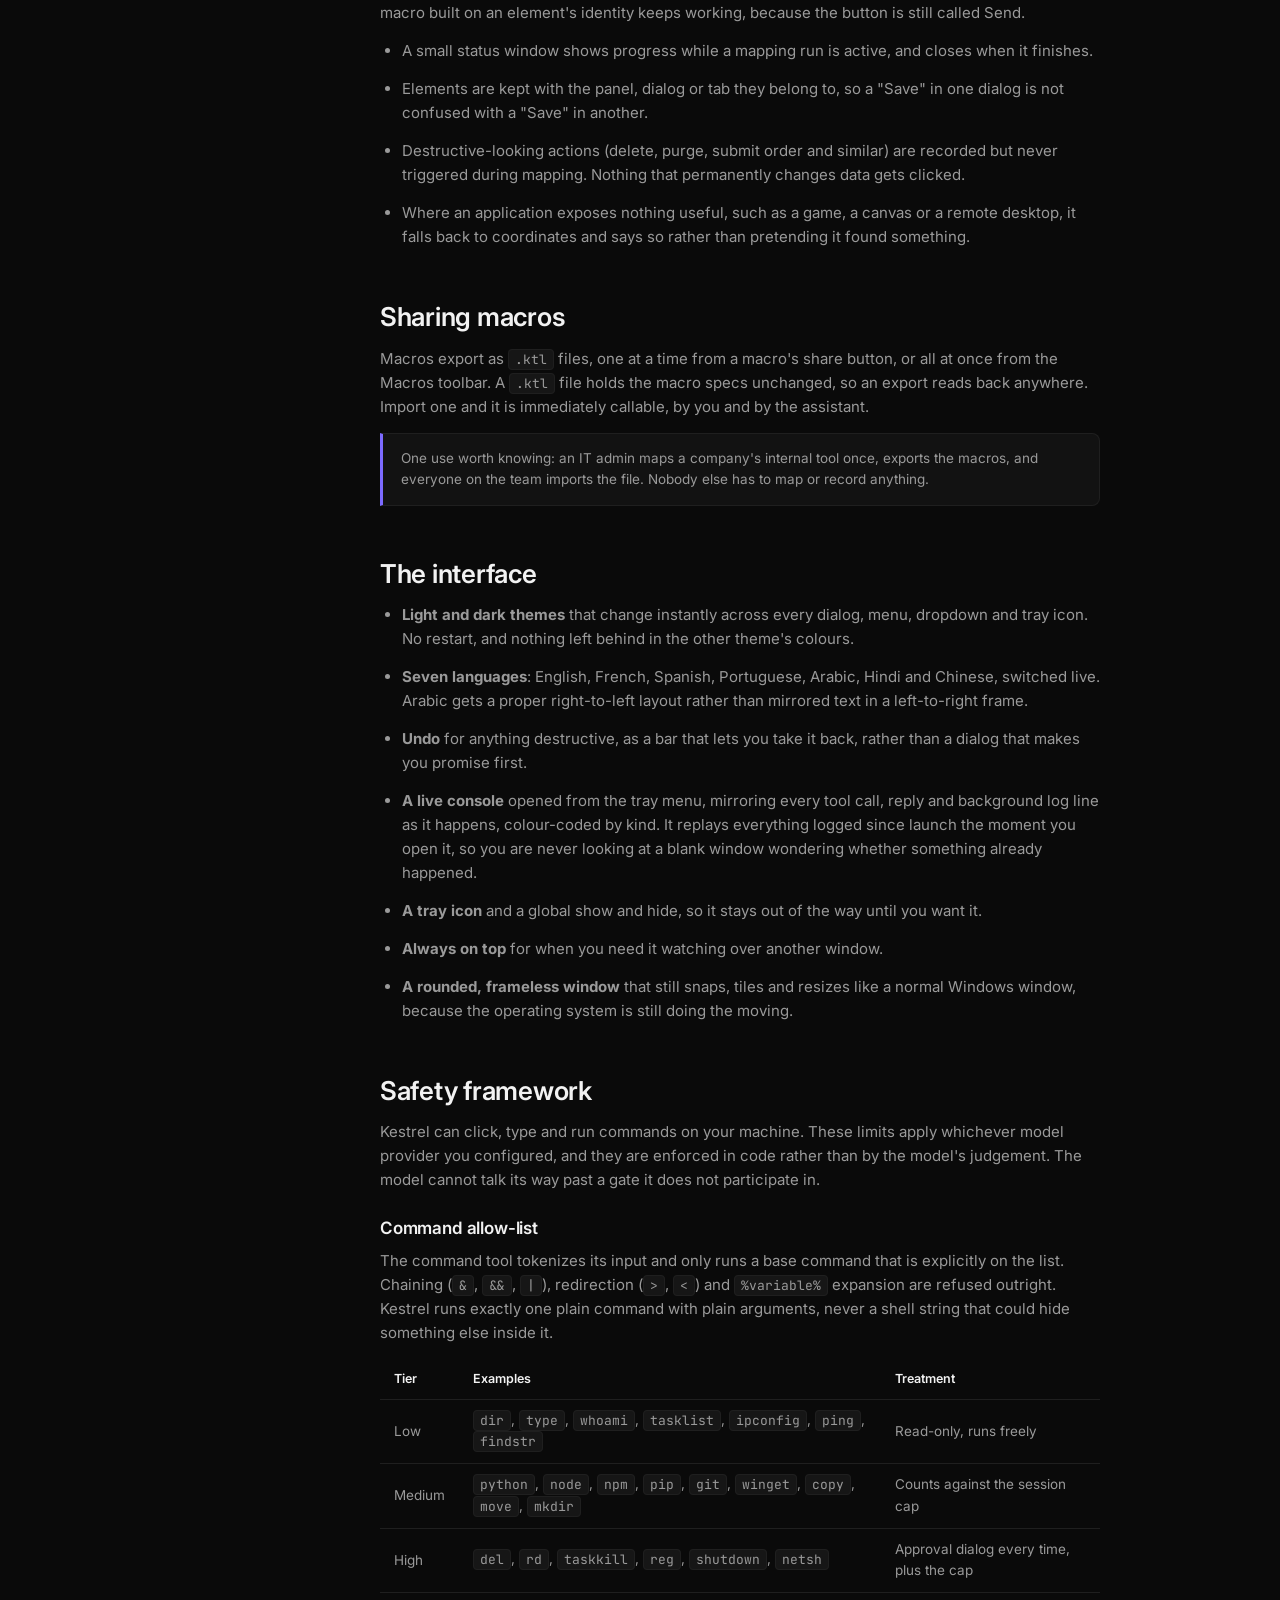
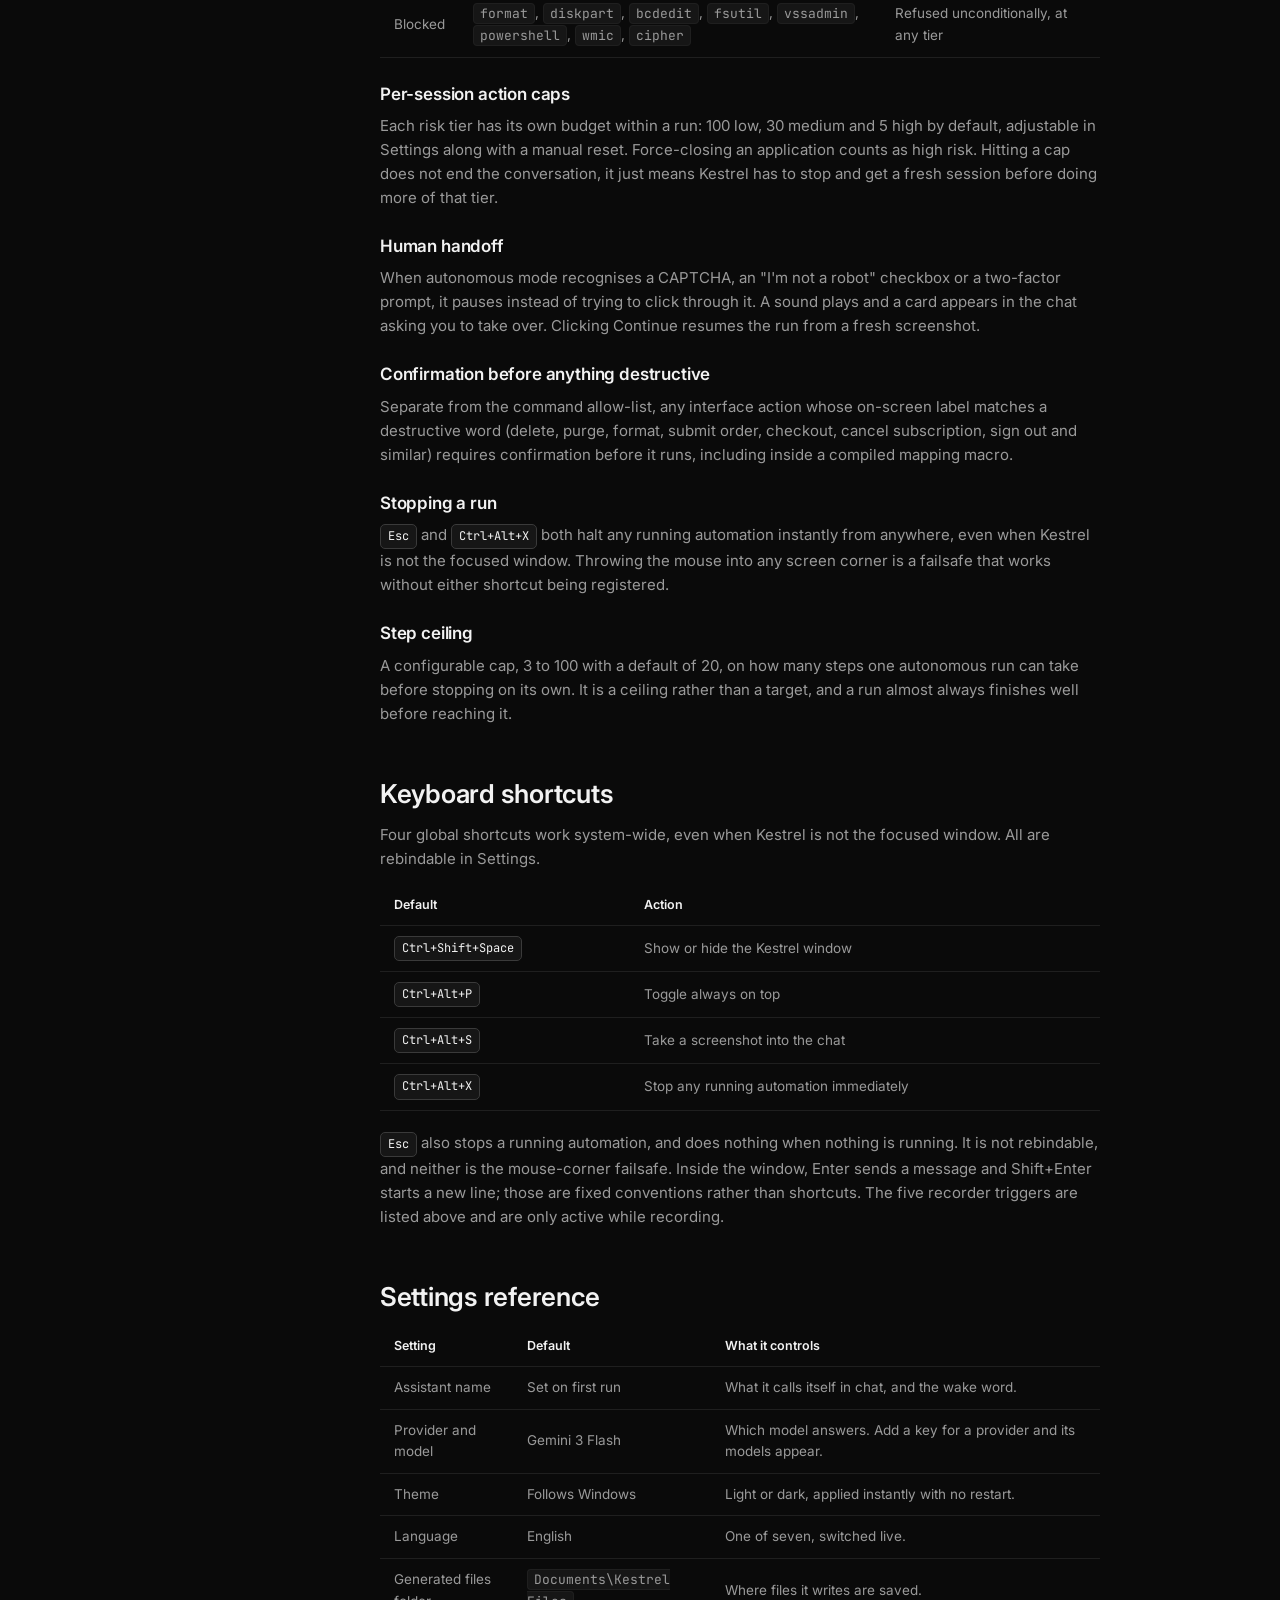
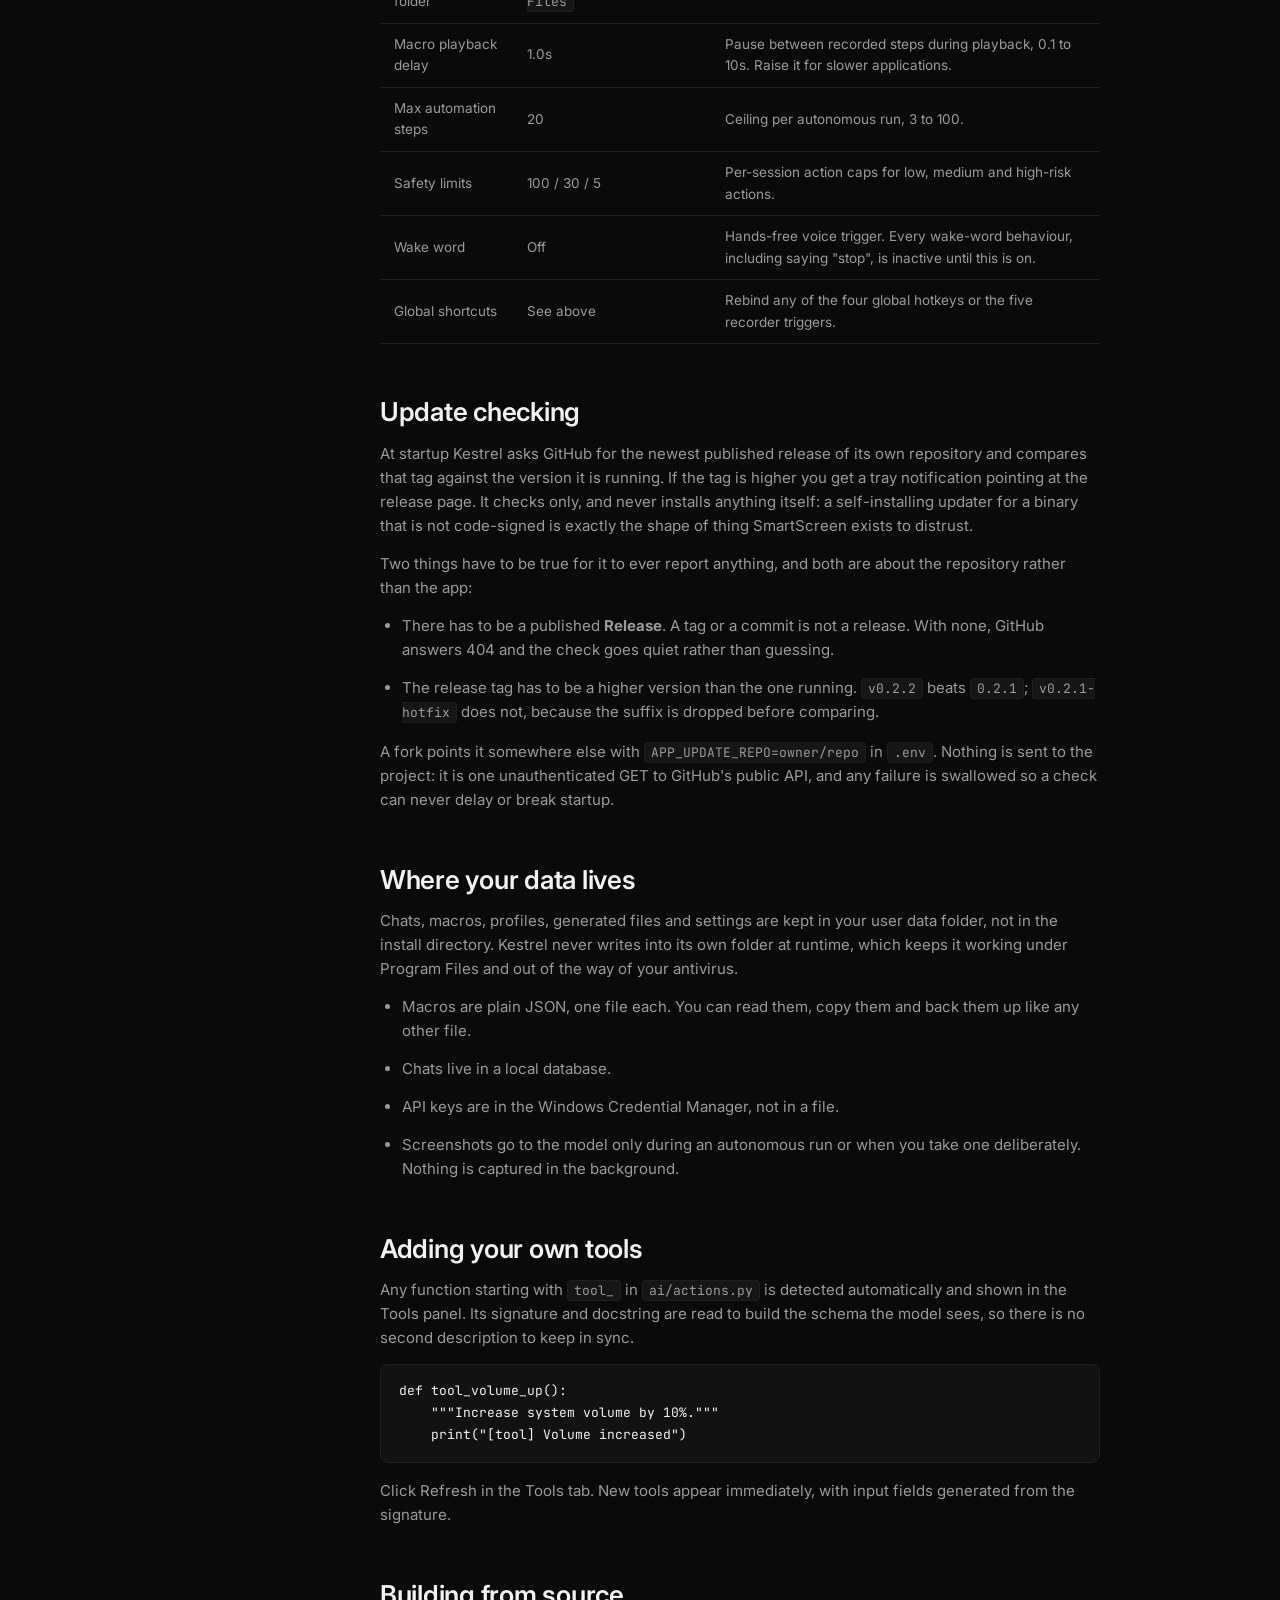
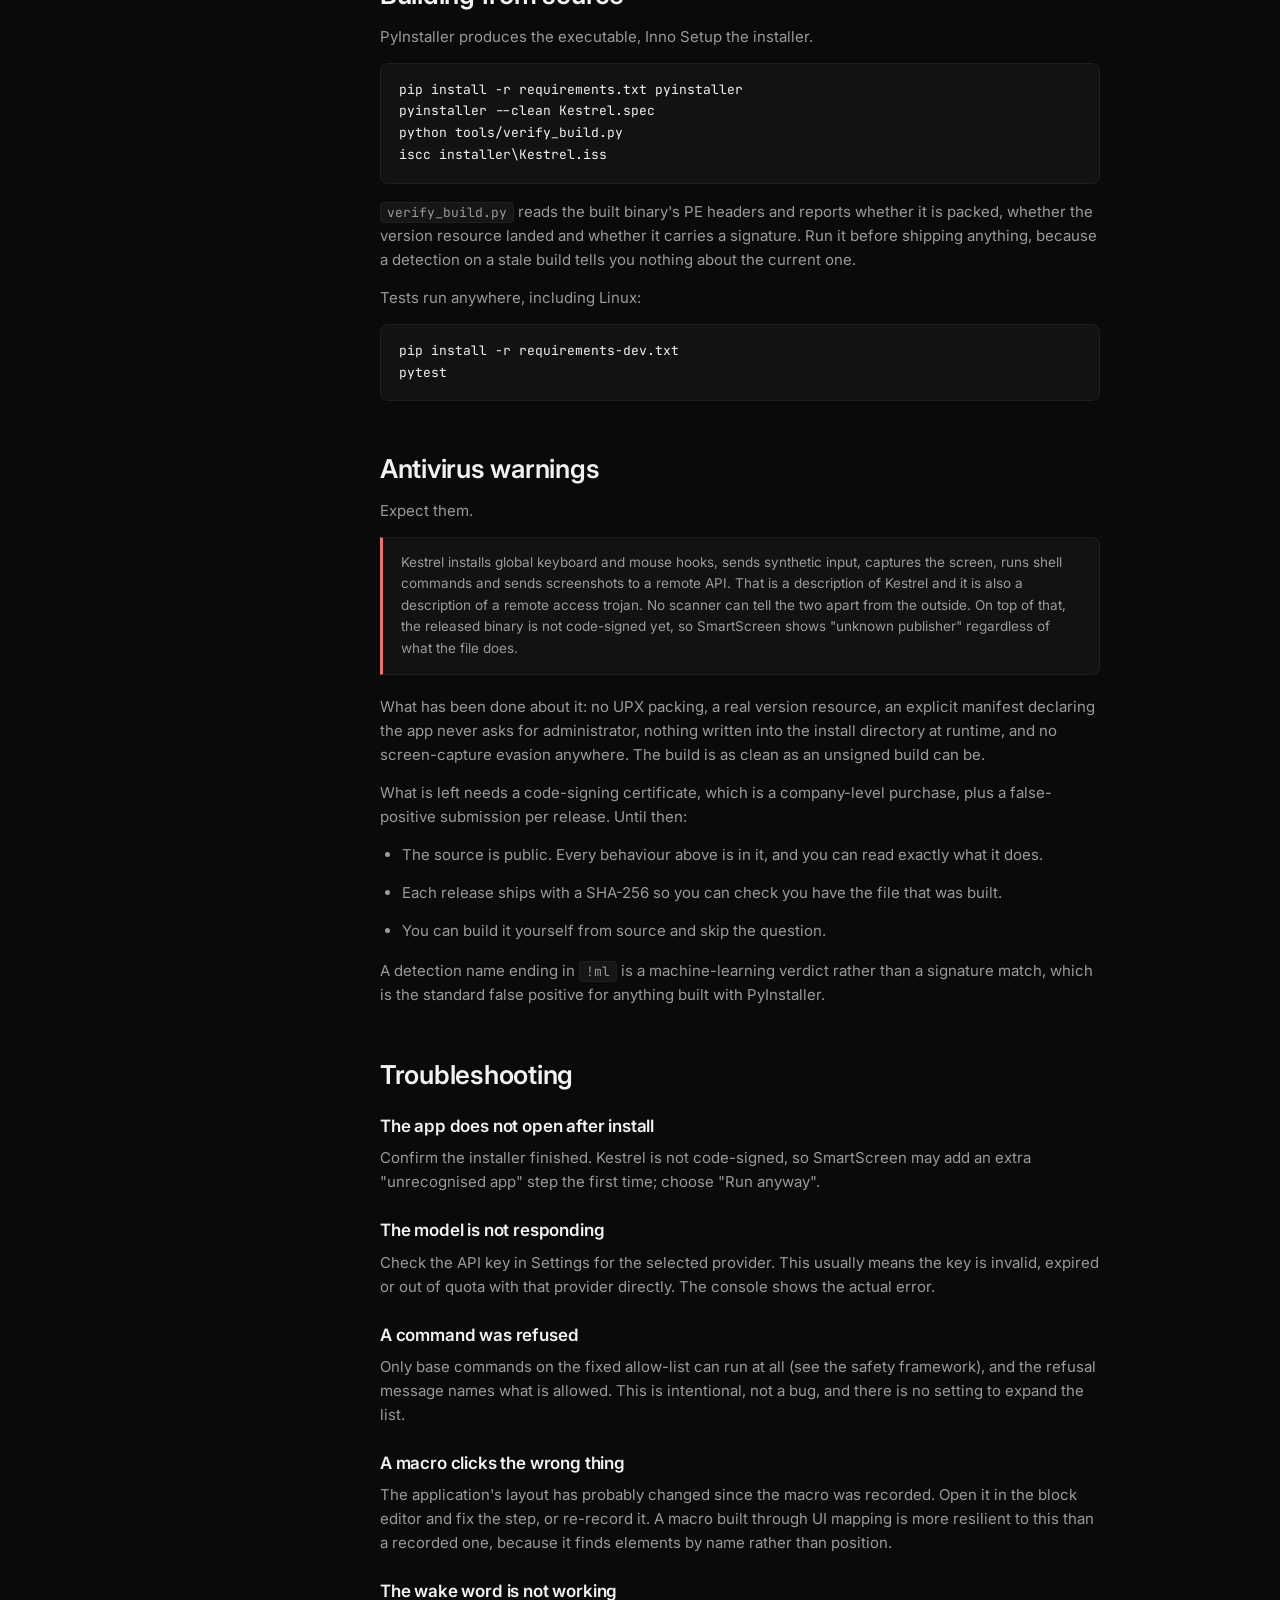
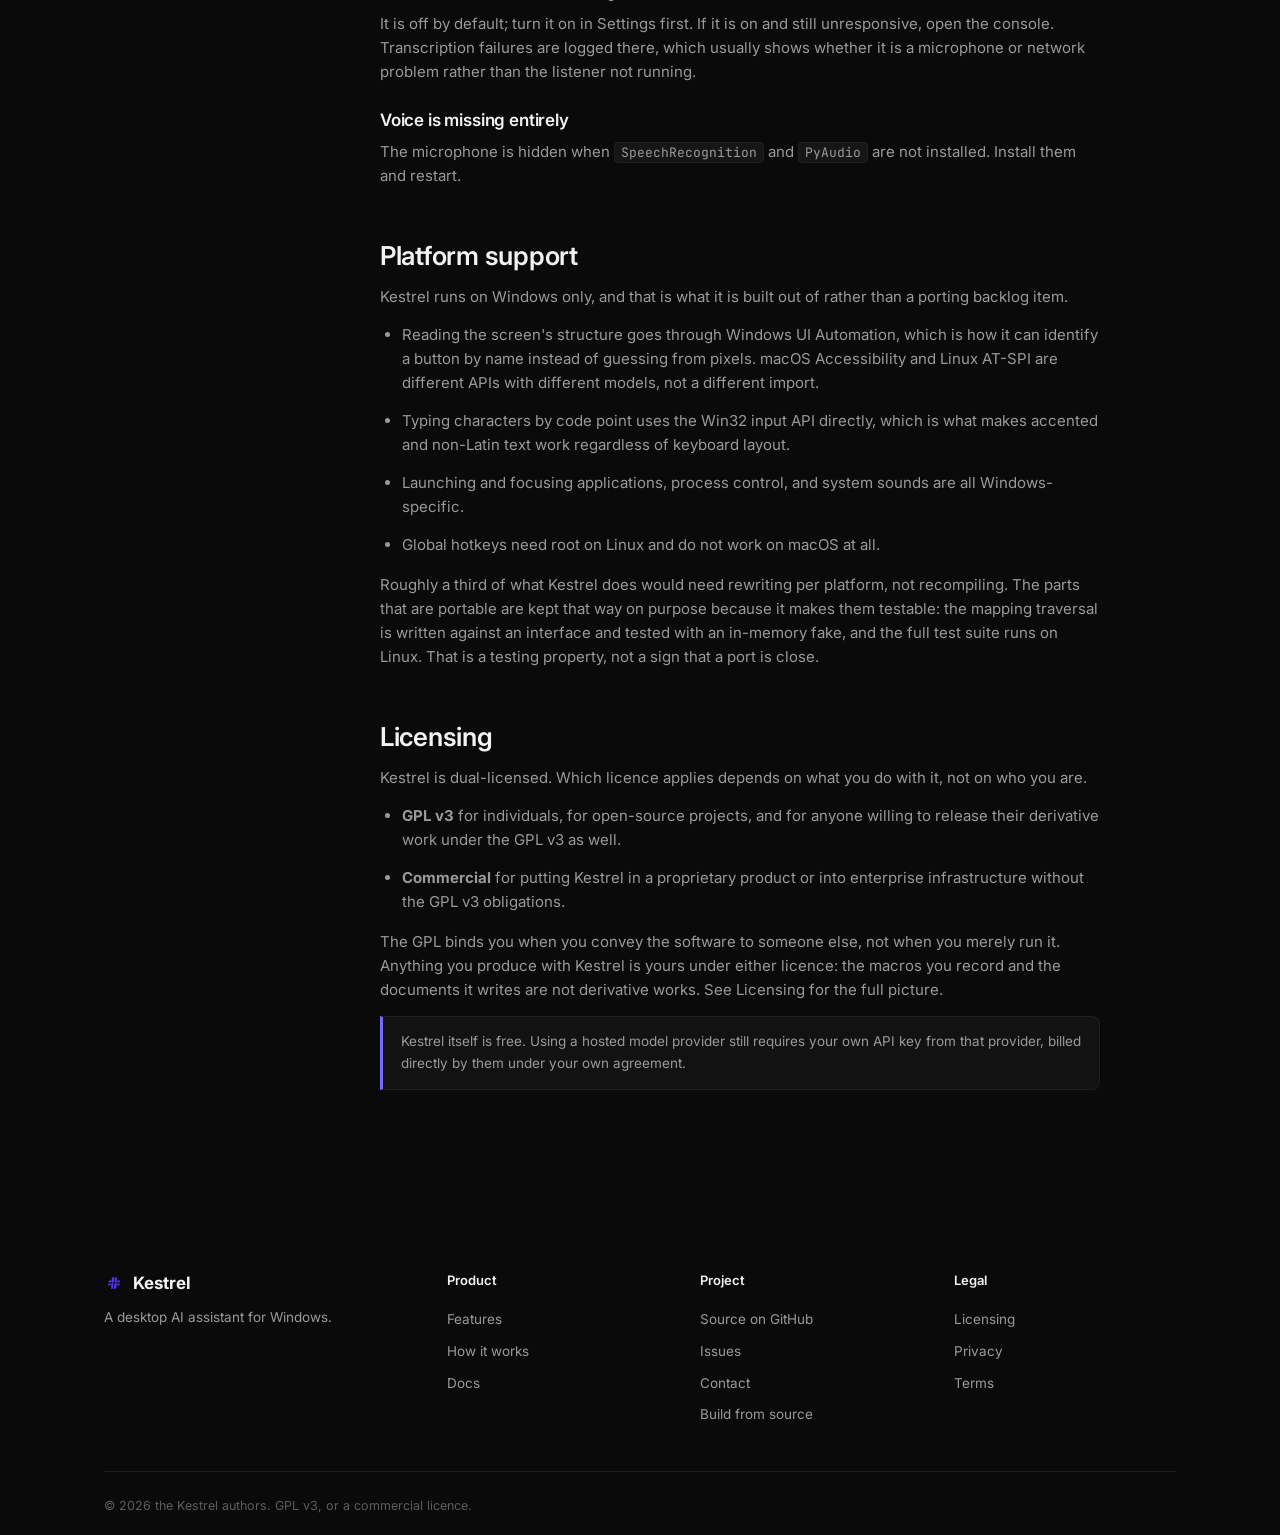
<file: docs/docs.html>
<!DOCTYPE html>
<html lang="en">
<head>
<meta charset="UTF-8">
<meta name="viewport" content="width=device-width, initial-scale=1.0">
<title>Docs: Kestrel</title>
<meta name="description" content="Documentation for Kestrel, the Windows desktop AI assistant: installation, models, chat, files, macros, the block editor, UI mapping, voice, the safety framework and troubleshooting.">
<link rel="icon" href="favicon.ico" sizes="any">
<link rel="icon" type="image/png" href="kestrel.png">
<link rel="apple-touch-icon" href="kestrel.png">
<link rel="stylesheet" href="styles.css">
</head>
<body>

<nav class="nav">
  <div class="container nav-inner">
    <a href="index.html" class="nav-logo">
      <img src="kestrel.png" width="20" height="20" alt="">
      Kestrel
    </a>
    <div class="nav-links">
      <a href="index.html#features">Features</a>
      <a href="index.html#how-it-works">How it works</a>
      <a href="index.html#safety">Safety</a>
      <a href="docs.html" class="current">Docs</a>
      <a href="https://github.com/ibrahim12012/Kestrel">GitHub</a>
      <a href="docs.html#install" class="nav-cta">Get Kestrel</a>
    </div>
  </div>
</nav>

<div class="container docs-layout">
  <aside class="docs-nav">
    <div class="docs-nav-group">
      <div class="docs-nav-label">Get started</div>
      <a href="#install">Installation</a>
      <a href="#setup">First-time setup</a>
      <a href="#models">Models and profiles</a>
    </div>
    <div class="docs-nav-group">
      <div class="docs-nav-label">Using it</div>
      <a href="#chat">Chat</a>
      <a href="#files">Files and documents</a>
      <a href="#web">Web access</a>
      <a href="#voice">Voice</a>
      <a href="#decision-tree">Decision tree</a>
      <a href="#autonomous">Autonomous mode</a>
    </div>
    <div class="docs-nav-group">
      <div class="docs-nav-label">Macros</div>
      <a href="#macros">The macro system</a>
      <a href="#blocks">The block editor</a>
      <a href="#recorder">The recorder</a>
      <a href="#ui-mapping">UI mapping</a>
      <a href="#sharing">Sharing macros</a>
    </div>
    <div class="docs-nav-group">
      <div class="docs-nav-label">Reference</div>
      <a href="#interface">The interface</a>
      <a href="#safety-docs">Safety framework</a>
      <a href="#shortcuts">Keyboard shortcuts</a>
      <a href="#settings-ref">Settings reference</a>
      <a href="#updates">Update checking</a>
      <a href="#storage">Where your data lives</a>
      <a href="#custom-tools">Adding your own tools</a>
      <a href="#build">Building from source</a>
    </div>
    <div class="docs-nav-group">
      <div class="docs-nav-label">Notes</div>
      <a href="#antivirus">Antivirus warnings</a>
      <a href="#troubleshooting">Troubleshooting</a>
      <a href="#platforms">Platform support</a>
      <a href="#licensing">Licensing</a>
    </div>
  </aside>

  <main class="docs-content">
    <p class="docs-title">Docs / Kestrel</p>

    <h2 id="install">Installation</h2>
    <p>Kestrel runs on Windows 10 and 11. There are two ways to install it: the packaged installer, or from source if you want to read or change the code.</p>

    <h3>From the installer</h3>
    <ol>
      <li>Download <code>KestrelSetup.exe</code> from the <a href="https://github.com/ibrahim12012/Kestrel/releases">releases page</a>. Free, no account required.</li>
      <li>Run it and accept the licence agreement. There is an optional "launch at Windows startup" task, unchecked by default.</li>
      <li>Add an API key in Settings for whichever provider you want to use.</li>
    </ol>
    <div class="callout warn">Windows will probably warn you about the installer. Kestrel is not code-signed yet, so SmartScreen shows "unrecognised app" the first time. Choose "More info" then "Run anyway". See <a href="#antivirus">antivirus warnings</a> for why this happens and what is being done about it.</div>

    <h3>From source</h3>
    <pre><code>python -m venv .venv
.venv\Scripts\activate
pip install -r requirements.txt
python main.py</code></pre>
    <p>Python 3.11 or newer. Two packages are optional: <code>SpeechRecognition</code> and <code>PyAudio</code> are only needed for voice. Kestrel checks for them at startup and hides the microphone if they are missing, so skipping them costs you nothing else. <code>PyAudio</code> is the fiddliest dependency in the list, so skip it if you do not plan to talk to it.</p>

    <h3>First launch</h3>
    <p>The first screen asks what to call your assistant. That name is what it calls itself in chat, and it is also the wake word if you enable voice later. You can change it any time in Settings. After that you are in the chat.</p>
    <p>You do not need an API key to get in. The recorder, the block editor and macro playback all work with nothing configured. The key is only needed for anything that involves the model.</p>

    <h2 id="setup">First-time setup</h2>
    <p>Kestrel gets faster as you build a macro library, because a task that exists as a macro runs directly instead of going through the model again. A short first session is worth doing.</p>
    <h3>1. Tell it your browser</h3>
    <p>Type <code>My preferred browser is Firefox</code>, or Chrome, or Edge. This affects every web task from then on.</p>
    <h3>2. Build navigation macros</h3>
    <p>Say <code>Go to YouTube</code>, <code>Go to Google</code> and a couple more of the sites you use most. Each becomes a macro instead of a full autonomous run next time.</p>
    <h3>3. Build search macros</h3>
    <p>Try <code>Search for "test" on Google</code> and <code>Search for "test" on YouTube</code>. Kestrel generalizes the pattern, so future searches take any term rather than only "test".</p>
    <h3>4. Add the things you repeat</h3>
    <p>A morning routine, a work setup, a music habit. Anything you do the same way twice is worth teaching once.</p>
    <h3>5. Check it is using macros</h3>
    <p>Open the console from the tray menu. A line reading <code>[tool] Executing function: go_to_youtube</code> means the macro ran directly, rather than a full step-by-step autonomous log.</p>

    <h2 id="models">Models and profiles</h2>
    <p>Kestrel is bring your own key. It talks to the provider you chose directly, with the key you pasted into Settings. There is no Kestrel account, no plan and no server of ours in the middle.</p>

    <h3>Four providers</h3>
    <table>
      <tr><th>Provider</th><th>Models</th></tr>
      <tr><td>Google Gemini</td><td>Gemini 3 Flash (default), Gemini 3.1 Pro, Gemini 2.5 Flash</td></tr>
      <tr><td>OpenAI</td><td>GPT-5.4, GPT-5.4 Mini, GPT-5.4 Nano</td></tr>
      <tr><td>Anthropic</td><td>Claude Sonnet 5, Claude Opus 5, Claude Haiku 4.5</td></tr>
      <tr><td>Local</td><td>Any OpenAI-compatible endpoint on your own machine or network: Ollama, LM Studio, llama.cpp, vLLM and similar</td></tr>
    </table>
    <p>A dropdown in the chat input switches which model answers, without changing anything else. Chat, macros, autonomous mode and the whole safety framework behave identically whichever is active. Add a key for a provider in Settings and its models appear in the dropdown.</p>
    <div class="callout">Gemini 3 Flash is the default because it is the one built for computer use specifically, which matters when screenshots and clicking are most of the work. A local model keeps everything on your machine, at the cost of whatever your hardware can run.</div>
    <p>Keys are stored in the Windows Credential Manager, not in a plaintext file next to the app.</p>

    <h3>Assistant profiles</h3>
    <p>A profile is a whole assistant: its name, the provider and model behind it, and the instructions it works from. Keep a fast cheap one for everyday questions and a stronger one for real work, then switch between them without going into Settings.</p>
    <p>The name is not cosmetic. It is the wake word, so naming a profile "Vera" means "Vera, open my email" wakes that profile with its own model and instructions.</p>
    <div class="callout">Upgrading from an older version does not reset anything. The assistant you already set up becomes your first profile automatically.</div>

    <h2 id="chat">Chat</h2>
    <p>Replies stream in as they are generated. Conversations are kept in a local database with titles, so you can search across everything you have asked and pick a thread back up. Messages can be copied, edited and resent, or read aloud.</p>

    <h3>Attachments</h3>
    <p>Attach from the chat box with the paperclip, or drag a file onto it. Each file appears as a removable chip above the input, and its content is folded into your next message. Several files can go on one message. Content is capped at 20,000 characters per file, with a marker where it was cut, so you always know you are looking at part of something.</p>
    <p>Supported: plain text, Markdown, JSON, CSV, logs, config formats (YAML, TOML, INI, XML, <code>.env</code>), HTML and CSS, most source-code extensions, plus <code>.pdf</code>, <code>.docx</code> and <code>.xlsx</code>. Images (<code>.png</code>, <code>.jpg</code>, <code>.gif</code>, <code>.bmp</code>, <code>.webp</code>) go in as images for models that can see.</p>

    <h3>Extended thinking</h3>
    <p>A toggle in the chat box, set per message. Turn it on for something that needs working through and the model reasons at length before replying. Leave it off for everything else and keep the answers quick. A marker shows while it is thinking, rather than a frozen window.</p>

    <h3>Screenshots</h3>
    <p><span class="hotkey">Ctrl+Alt+S</span> drops a screenshot into the chat from anywhere, including while another application has focus. Useful for asking what an error message means or what a chart is showing, without alt-tabbing to describe it.</p>

    <h3>Export and backup</h3>
    <p>A single chat exports to Markdown or JSON. Separately, a full backup writes chats, macros, profiles and settings into one archive, and restores from it. The backup is written to a temporary file and moved into place at the end, so an interrupted backup cannot overwrite a good one with a half-written file.</p>

    <h2 id="files">Files and documents</h2>
    <p>Three tools, each with a distinct job.</p>
    <ul>
      <li><strong>Read a file.</strong> Point it at a file that already exists (plain text, code, config, <code>.pdf</code>, <code>.docx</code>, <code>.xlsx</code>) and its content comes back for you to ask questions about. Read-only: there is no edit-in-place tool, so a requested change comes back as a new file.</li>
      <li><strong>Generate a file.</strong> Creates a new file and saves it, then opens it in whatever application Windows associates with that type. Formats: plain text, Markdown, CSV, Word (<code>.docx</code>), PDF and Excel (<code>.xlsx</code>). A Word file gets real headings and paragraphs, a PDF is laid out and paginated rather than a printed text dump, and a spreadsheet gets a header row and real cells.</li>
      <li><strong>Merge to PDF.</strong> Combines several existing files, in the order given, into one PDF. Images become full pages, an existing PDF's pages are copied in unchanged, and text files are rendered onto new pages titled with their own filename. Anything that cannot be converted is skipped and named, rather than failing the whole merge.</li>
    </ul>
    <p>Generated files land in <code>Documents\Kestrel Files</code> by default, configurable in Settings. Names never collide: a second <code>report.pdf</code> becomes <code>report (2).pdf</code> rather than overwriting the first. The chat gives you a link that opens the containing folder with the file selected.</p>

    <h2 id="web">Web access</h2>
    <p>Three levels of depth. Kestrel picks the shallowest one that answers the question.</p>
    <ul>
      <li><strong>Search.</strong> Returns a short list of titled results with snippets and links, the way you would scan a results page. It does not fetch the full text of each result, so it suits quick facts and current information. If a snippet is not enough, it says so rather than inventing detail.</li>
      <li><strong>Read a page.</strong> Fetches one URL and extracts the actual article: headings, paragraphs and links. Navigation, scripts and boilerplate are stripped. Images worth looking at are pulled out and downscaled first, so a page full of photographs costs a sensible number of tokens.</li>
      <li><strong>Crawl a site.</strong> For questions like "what does this company do" or "find the pricing page". It looks for a sitemap, falls back to following links, and reads up to a page budget. It checks <code>robots.txt</code> and respects it, caps how much it downloads per page, and stays on the origin it started from.</li>
    </ul>

    <h2 id="voice">Voice</h2>
    <p>Click the microphone in the chat input to talk instead of typing. Your speech is transcribed, sent through the same pipeline as a typed message, and the reply is read back aloud.</p>
    <p>Enable the wake word in Settings to use it hands-free. It listens for whatever the active profile is currently named, so renaming the assistant changes what triggers it.</p>
    <p>While it is speaking you can interrupt by clicking the microphone or saying "stop". When it proposes an autonomous task, saying "yes", "go ahead" or "accept" starts it, and "no", "cancel" or "don't" refuses it, so a whole task can run without the keyboard.</p>
    <div class="callout">Speech recognition runs through Google's free Web Speech API, so voice needs an internet connection and is subject to its rate limits. This is true even when your model is local, and it is the one part of Kestrel that leaves the machine regardless of which provider you chose.</div>

    <h2 id="decision-tree">How Kestrel decides what to do</h2>
    <p>Every message is checked against three questions, in order:</p>
    <table>
      <tr><th>Step</th><th>Question</th><th>Result</th></tr>
      <tr><td>1</td><td>Can I answer this from my own knowledge?</td><td>Answers directly, then offers to act if relevant</td></tr>
      <tr><td>2</td><td>Is this a one-step action or an existing macro?</td><td>Runs it directly, no screenshots</td></tr>
      <tr><td>3</td><td>Does this need several steps or screen navigation?</td><td>Proposes autonomous mode and waits for confirmation</td></tr>
    </table>
    <p>Autonomous mode has no way to start on its own. The model appends a suggestion tag to its reply, the app catches the tag and shows a confirmation card, and only an explicit accept starts a live run.</p>

    <h2 id="autonomous">Autonomous mode</h2>
    <p>Once a run starts, every turn is exactly three things:</p>
    <ol>
      <li>Take a screenshot of the screen as it is now</li>
      <li>Call exactly one tool</li>
      <li>Take another screenshot and look at what changed</li>
    </ol>
    <p>That repeats until the goal is met or the step budget runs out. One action per turn is the rule that keeps a run recoverable: there is never more than a single step between a decision and a fresh look at reality.</p>
    <p>While it works, an overlay shows what it is doing and stays out of the way of the clicks. When the goal is reached the overlay clears immediately, and you get a specific line about what happened rather than a generic "task complete".</p>

    <h3>Rules it follows</h3>
    <ul>
      <li>Never uses the Windows search bar.</li>
      <li>Never builds a URL by hand. It navigates the way a person would: browser, then site, then the site's own search.</li>
      <li>Never suggests autonomous mode without asking in plain language first.</li>
      <li>Anything that looks destructive needs explicit approval, every time.</li>
    </ul>
    <p>Typing works for accented and non-Latin text. Characters are sent by code point through the Win32 input API rather than by keyboard layout, so <code>café</code>, <code>Müller</code> and <code>こんにちは</code> arrive intact.</p>
    <p>You can stop a run at any point with <span class="hotkey">Esc</span>, with <span class="hotkey">Ctrl+Alt+X</span>, or by throwing the mouse into a screen corner.</p>

    <h2 id="macros">The macro system</h2>
    <p>A macro is a saved task. Once one exists it becomes a tool the assistant can call by name, so "put on my morning playlist" stops being a reasoning problem and becomes a function call. Each macro is a JSON record describing its steps, turned into a real callable function at load time.</p>
    <p>There are two kinds:</p>
    <ul>
      <li><strong>Literal.</strong> An exact recording, tied to whatever was originally clicked or typed. A macro born from "search Soprano on YouTube" only ever searches Soprano.</li>
      <li><strong>Generalized.</strong> The same macro rewritten with real parameters, so it becomes <code>search_youtube(query)</code> instead of being locked to one search term.</li>
    </ul>
    <p>Generalization runs automatically after autonomous mode saves a macro. The model never writes Python directly: it returns validated JSON describing the parameters and steps, and the source is generated and syntax-checked on Kestrel's side. If a task is not confident enough to generalize well, the literal version is kept exactly as recorded, so generalizing never breaks something that already worked.</p>
    <div class="callout">Clicks in a generalized macro try a described element first ("the YouTube search bar") and fall back to the recorded coordinates if that cannot be found. That keeps a macro working through small layout changes without needing the model every time.</div>

    <h2 id="blocks">The block editor</h2>
    <p>Every macro opens as a stack of coloured blocks. Drag to reorder, click any value to change it in place. There is no code, and no way to build something that will not run.</p>
    <p>Blocks are coloured by what they do:</p>
    <table>
      <tr><th>Category</th><th>Blocks</th></tr>
      <tr><td>Action</td><td>Click, right-click, type text, press Enter, press a key combo, open app, new browser tab, run a macro</td></tr>
      <tr><td>Control</td><td>Wait, repeat <em>n</em>, repeat forever, repeat until colour, if colour is / else, stop</td></tr>
      <tr><td>Sensing</td><td>Wait for colour change at a point</td></tr>
    </table>
    <p>Sensing is what lets a macro wait for a page to actually load instead of guessing at a delay.</p>

    <h3>Macros inside macros</h3>
    <p>Any macro you have saved can be dropped into another one as a single block, shown as <code>run macro open_chrome</code>. Build one small reliable piece, use it everywhere, and fix it in one place when the application it drives changes.</p>
    <p>Saved macros appear under a <strong>Macros</strong> heading in the Add Block menu, so adding one is the same gesture as adding any other block. A macro is never offered inside itself. If you build a loop anyway, where A calls B and B calls A, it is refused at run time rather than hanging the app, and nesting is capped at eight levels deep.</p>

    <h2 id="recorder">The recorder</h2>
    <p>For tasks too precise for autonomous mode to get exactly right, record it yourself with global hotkeys. No AI involved and no API key needed.</p>
    <table>
      <tr><th>Key</th><th>Action</th></tr>
      <tr><td><span class="hotkey">F6</span></td><td>Right-click at the current mouse position</td></tr>
      <tr><td><span class="hotkey">F7</span></td><td>Left-click at the current mouse position</td></tr>
      <tr><td><span class="hotkey">F8</span></td><td>Toggle typing mode (press again or <span class="hotkey">Esc</span> to commit)</td></tr>
      <tr><td><span class="hotkey">F9</span></td><td>Press Enter</td></tr>
      <tr><td><span class="hotkey">F10</span></td><td>Stop recording</td></tr>
    </table>
    <p>Name it, save, and it is registered immediately. No restart needed. Each of these five triggers can be rebound to a different key, or to a mouse button (left, right, middle, back or forward) instead of the default function keys.</p>

    <h2 id="ui-mapping">UI mapping</h2>
    <p>For an application you use often, you can skip recording macros one at a time. Ask Kestrel to map the application and it walks that app's accessibility structure on its own, the same structure a screen reader uses, collecting every button, field, menu and list with its name, its role and where it is. What it finds is compiled into named actions the assistant can call.</p>
    <p>The difference this makes is what happens when something moves. A macro built on coordinates breaks the moment you resize a window, change your display scaling or plug in a second monitor. A macro built on an element's identity keeps working, because the button is still called Send.</p>
    <ul>
      <li>A small status window shows progress while a mapping run is active, and closes when it finishes.</li>
      <li>Elements are kept with the panel, dialog or tab they belong to, so a "Save" in one dialog is not confused with a "Save" in another.</li>
      <li>Destructive-looking actions (delete, purge, submit order and similar) are recorded but never triggered during mapping. Nothing that permanently changes data gets clicked.</li>
      <li>Where an application exposes nothing useful, such as a game, a canvas or a remote desktop, it falls back to coordinates and says so rather than pretending it found something.</li>
    </ul>

    <h2 id="sharing">Sharing macros</h2>
    <p>Macros export as <code>.ktl</code> files, one at a time from a macro's share button, or all at once from the Macros toolbar. A <code>.ktl</code> file holds the macro specs unchanged, so an export reads back anywhere. Import one and it is immediately callable, by you and by the assistant.</p>
    <div class="callout">One use worth knowing: an IT admin maps a company's internal tool once, exports the macros, and everyone on the team imports the file. Nobody else has to map or record anything.</div>

    <h2 id="interface">The interface</h2>
    <ul>
      <li><strong>Light and dark themes</strong> that change instantly across every dialog, menu, dropdown and tray icon. No restart, and nothing left behind in the other theme's colours.</li>
      <li><strong>Seven languages</strong>: English, French, Spanish, Portuguese, Arabic, Hindi and Chinese, switched live. Arabic gets a proper right-to-left layout rather than mirrored text in a left-to-right frame.</li>
      <li><strong>Undo</strong> for anything destructive, as a bar that lets you take it back, rather than a dialog that makes you promise first.</li>
      <li><strong>A live console</strong> opened from the tray menu, mirroring every tool call, reply and background log line as it happens, colour-coded by kind. It replays everything logged since launch the moment you open it, so you are never looking at a blank window wondering whether something already happened.</li>
      <li><strong>A tray icon</strong> and a global show and hide, so it stays out of the way until you want it.</li>
      <li><strong>Always on top</strong> for when you need it watching over another window.</li>
      <li><strong>A rounded, frameless window</strong> that still snaps, tiles and resizes like a normal Windows window, because the operating system is still doing the moving.</li>
    </ul>

    <h2 id="safety-docs">Safety framework</h2>
    <p>Kestrel can click, type and run commands on your machine. These limits apply whichever model provider you configured, and they are enforced in code rather than by the model's judgement. The model cannot talk its way past a gate it does not participate in.</p>

    <h3>Command allow-list</h3>
    <p>The command tool tokenizes its input and only runs a base command that is explicitly on the list. Chaining (<code>&amp;</code>, <code>&amp;&amp;</code>, <code>|</code>), redirection (<code>&gt;</code>, <code>&lt;</code>) and <code>%variable%</code> expansion are refused outright. Kestrel runs exactly one plain command with plain arguments, never a shell string that could hide something else inside it.</p>
    <table>
      <tr><th>Tier</th><th>Examples</th><th>Treatment</th></tr>
      <tr><td>Low</td><td><code>dir</code>, <code>type</code>, <code>whoami</code>, <code>tasklist</code>, <code>ipconfig</code>, <code>ping</code>, <code>findstr</code></td><td>Read-only, runs freely</td></tr>
      <tr><td>Medium</td><td><code>python</code>, <code>node</code>, <code>npm</code>, <code>pip</code>, <code>git</code>, <code>winget</code>, <code>copy</code>, <code>move</code>, <code>mkdir</code></td><td>Counts against the session cap</td></tr>
      <tr><td>High</td><td><code>del</code>, <code>rd</code>, <code>taskkill</code>, <code>reg</code>, <code>shutdown</code>, <code>netsh</code></td><td>Approval dialog every time, plus the cap</td></tr>
      <tr><td>Blocked</td><td><code>format</code>, <code>diskpart</code>, <code>bcdedit</code>, <code>fsutil</code>, <code>vssadmin</code>, <code>powershell</code>, <code>wmic</code>, <code>cipher</code></td><td>Refused unconditionally, at any tier</td></tr>
    </table>

    <h3>Per-session action caps</h3>
    <p>Each risk tier has its own budget within a run: 100 low, 30 medium and 5 high by default, adjustable in Settings along with a manual reset. Force-closing an application counts as high risk. Hitting a cap does not end the conversation, it just means Kestrel has to stop and get a fresh session before doing more of that tier.</p>

    <h3>Human handoff</h3>
    <p>When autonomous mode recognises a CAPTCHA, an "I'm not a robot" checkbox or a two-factor prompt, it pauses instead of trying to click through it. A sound plays and a card appears in the chat asking you to take over. Clicking Continue resumes the run from a fresh screenshot.</p>

    <h3>Confirmation before anything destructive</h3>
    <p>Separate from the command allow-list, any interface action whose on-screen label matches a destructive word (delete, purge, format, submit order, checkout, cancel subscription, sign out and similar) requires confirmation before it runs, including inside a compiled mapping macro.</p>

    <h3>Stopping a run</h3>
    <p><span class="hotkey">Esc</span> and <span class="hotkey">Ctrl+Alt+X</span> both halt any running automation instantly from anywhere, even when Kestrel is not the focused window. Throwing the mouse into any screen corner is a failsafe that works without either shortcut being registered.</p>

    <h3>Step ceiling</h3>
    <p>A configurable cap, 3 to 100 with a default of 20, on how many steps one autonomous run can take before stopping on its own. It is a ceiling rather than a target, and a run almost always finishes well before reaching it.</p>

    <h2 id="shortcuts">Keyboard shortcuts</h2>
    <p>Four global shortcuts work system-wide, even when Kestrel is not the focused window. All are rebindable in Settings.</p>
    <table>
      <tr><th>Default</th><th>Action</th></tr>
      <tr><td><span class="hotkey">Ctrl+Shift+Space</span></td><td>Show or hide the Kestrel window</td></tr>
      <tr><td><span class="hotkey">Ctrl+Alt+P</span></td><td>Toggle always on top</td></tr>
      <tr><td><span class="hotkey">Ctrl+Alt+S</span></td><td>Take a screenshot into the chat</td></tr>
      <tr><td><span class="hotkey">Ctrl+Alt+X</span></td><td>Stop any running automation immediately</td></tr>
    </table>
    <p><span class="hotkey">Esc</span> also stops a running automation, and does nothing when nothing is running. It is not rebindable, and neither is the mouse-corner failsafe. Inside the window, Enter sends a message and Shift+Enter starts a new line; those are fixed conventions rather than shortcuts. The five recorder triggers are listed <a href="#recorder">above</a> and are only active while recording.</p>

    <h2 id="settings-ref">Settings reference</h2>
    <table>
      <tr><th>Setting</th><th>Default</th><th>What it controls</th></tr>
      <tr><td>Assistant name</td><td>Set on first run</td><td>What it calls itself in chat, and the wake word.</td></tr>
      <tr><td>Provider and model</td><td>Gemini 3 Flash</td><td>Which model answers. Add a key for a provider and its models appear.</td></tr>
      <tr><td>Theme</td><td>Follows Windows</td><td>Light or dark, applied instantly with no restart.</td></tr>
      <tr><td>Language</td><td>English</td><td>One of seven, switched live.</td></tr>
      <tr><td>Generated files folder</td><td><code>Documents\Kestrel Files</code></td><td>Where files it writes are saved.</td></tr>
      <tr><td>Macro playback delay</td><td>1.0s</td><td>Pause between recorded steps during playback, 0.1 to 10s. Raise it for slower applications.</td></tr>
      <tr><td>Max automation steps</td><td>20</td><td>Ceiling per autonomous run, 3 to 100.</td></tr>
      <tr><td>Safety limits</td><td>100 / 30 / 5</td><td>Per-session action caps for low, medium and high-risk actions.</td></tr>
      <tr><td>Wake word</td><td>Off</td><td>Hands-free voice trigger. Every wake-word behaviour, including saying "stop", is inactive until this is on.</td></tr>
      <tr><td>Global shortcuts</td><td>See above</td><td>Rebind any of the four global hotkeys or the five recorder triggers.</td></tr>
    </table>

    <h2 id="updates">Update checking</h2>
    <p>At startup Kestrel asks GitHub for the newest published release of <a href="https://github.com/ibrahim12012/Kestrel/releases">its own repository</a> and compares that tag against the version it is running. If the tag is higher you get a tray notification pointing at the release page. It checks only, and never installs anything itself: a self-installing updater for a binary that is not code-signed is exactly the shape of thing SmartScreen exists to distrust.</p>
    <p>Two things have to be true for it to ever report anything, and both are about the repository rather than the app:</p>
    <ul>
      <li>There has to be a published <strong>Release</strong>. A tag or a commit is not a release. With none, GitHub answers 404 and the check goes quiet rather than guessing.</li>
      <li>The release tag has to be a higher version than the one running. <code>v0.2.2</code> beats <code>0.2.1</code>; <code>v0.2.1-hotfix</code> does not, because the suffix is dropped before comparing.</li>
    </ul>
    <p>A fork points it somewhere else with <code>APP_UPDATE_REPO=owner/repo</code> in <code>.env</code>. Nothing is sent to the project: it is one unauthenticated GET to GitHub's public API, and any failure is swallowed so a check can never delay or break startup.</p>

    <h2 id="storage">Where your data lives</h2>
    <p>Chats, macros, profiles, generated files and settings are kept in your user data folder, not in the install directory. Kestrel never writes into its own folder at runtime, which keeps it working under Program Files and out of the way of your antivirus.</p>
    <ul>
      <li>Macros are plain JSON, one file each. You can read them, copy them and back them up like any other file.</li>
      <li>Chats live in a local database.</li>
      <li>API keys are in the Windows Credential Manager, not in a file.</li>
      <li>Screenshots go to the model only during an autonomous run or when you take one deliberately. Nothing is captured in the background.</li>
    </ul>

    <h2 id="custom-tools">Adding your own tools</h2>
    <p>Any function starting with <code>tool_</code> in <code>ai/actions.py</code> is detected automatically and shown in the Tools panel. Its signature and docstring are read to build the schema the model sees, so there is no second description to keep in sync.</p>
    <pre><code>def tool_volume_up():
    """Increase system volume by 10%."""
    print("[tool] Volume increased")</code></pre>
    <p>Click Refresh in the Tools tab. New tools appear immediately, with input fields generated from the signature.</p>

    <h2 id="build">Building from source</h2>
    <p>PyInstaller produces the executable, Inno Setup the installer.</p>
    <pre><code>pip install -r requirements.txt pyinstaller
pyinstaller --clean Kestrel.spec
python tools/verify_build.py
iscc installer\Kestrel.iss</code></pre>
    <p><code>verify_build.py</code> reads the built binary's PE headers and reports whether it is packed, whether the version resource landed and whether it carries a signature. Run it before shipping anything, because a detection on a stale build tells you nothing about the current one.</p>
    <p>Tests run anywhere, including Linux:</p>
    <pre><code>pip install -r requirements-dev.txt
pytest</code></pre>

    <h2 id="antivirus">Antivirus warnings</h2>
    <p>Expect them.</p>
    <div class="callout warn">Kestrel installs global keyboard and mouse hooks, sends synthetic input, captures the screen, runs shell commands and sends screenshots to a remote API. That is a description of Kestrel and it is also a description of a remote access trojan. No scanner can tell the two apart from the outside. On top of that, the released binary is not code-signed yet, so SmartScreen shows "unknown publisher" regardless of what the file does.</div>
    <p>What has been done about it: no UPX packing, a real version resource, an explicit manifest declaring the app never asks for administrator, nothing written into the install directory at runtime, and no screen-capture evasion anywhere. The build is as clean as an unsigned build can be.</p>
    <p>What is left needs a code-signing certificate, which is a company-level purchase, plus a false-positive submission per release. Until then:</p>
    <ul>
      <li>The source is public. Every behaviour above is in it, and you can read exactly what it does.</li>
      <li>Each release ships with a SHA-256 so you can check you have the file that was built.</li>
      <li>You can build it yourself from source and skip the question.</li>
    </ul>
    <p>A detection name ending in <code>!ml</code> is a machine-learning verdict rather than a signature match, which is the standard false positive for anything built with PyInstaller.</p>

    <h2 id="troubleshooting">Troubleshooting</h2>
    <h3>The app does not open after install</h3>
    <p>Confirm the installer finished. Kestrel is not code-signed, so SmartScreen may add an extra "unrecognised app" step the first time; choose "Run anyway".</p>
    <h3>The model is not responding</h3>
    <p>Check the API key in Settings for the selected provider. This usually means the key is invalid, expired or out of quota with that provider directly. The console shows the actual error.</p>
    <h3>A command was refused</h3>
    <p>Only base commands on the fixed allow-list can run at all (see the <a href="#safety-docs">safety framework</a>), and the refusal message names what is allowed. This is intentional, not a bug, and there is no setting to expand the list.</p>
    <h3>A macro clicks the wrong thing</h3>
    <p>The application's layout has probably changed since the macro was recorded. Open it in the <a href="#blocks">block editor</a> and fix the step, or re-record it. A macro built through <a href="#ui-mapping">UI mapping</a> is more resilient to this than a recorded one, because it finds elements by name rather than position.</p>
    <h3>The wake word is not working</h3>
    <p>It is off by default; turn it on in Settings first. If it is on and still unresponsive, open the console. Transcription failures are logged there, which usually shows whether it is a microphone or network problem rather than the listener not running.</p>
    <h3>Voice is missing entirely</h3>
    <p>The microphone is hidden when <code>SpeechRecognition</code> and <code>PyAudio</code> are not installed. Install them and restart.</p>

    <h2 id="platforms">Platform support</h2>
    <p>Kestrel runs on Windows only, and that is what it is built out of rather than a porting backlog item.</p>
    <ul>
      <li>Reading the screen's structure goes through Windows UI Automation, which is how it can identify a button by name instead of guessing from pixels. macOS Accessibility and Linux AT-SPI are different APIs with different models, not a different import.</li>
      <li>Typing characters by code point uses the Win32 input API directly, which is what makes accented and non-Latin text work regardless of keyboard layout.</li>
      <li>Launching and focusing applications, process control, and system sounds are all Windows-specific.</li>
      <li>Global hotkeys need root on Linux and do not work on macOS at all.</li>
    </ul>
    <p>Roughly a third of what Kestrel does would need rewriting per platform, not recompiling. The parts that are portable are kept that way on purpose because it makes them testable: the mapping traversal is written against an interface and tested with an in-memory fake, and the full test suite runs on Linux. That is a testing property, not a sign that a port is close.</p>

    <h2 id="licensing">Licensing</h2>
    <p>Kestrel is dual-licensed. Which licence applies depends on what you do with it, not on who you are.</p>
    <ul>
      <li><strong>GPL v3</strong> for individuals, for open-source projects, and for anyone willing to release their derivative work under the GPL v3 as well.</li>
      <li><strong>Commercial</strong> for putting Kestrel in a proprietary product or into enterprise infrastructure without the GPL v3 obligations.</li>
    </ul>
    <p>The GPL binds you when you convey the software to someone else, not when you merely run it. Anything you produce with Kestrel is yours under either licence: the macros you record and the documents it writes are not derivative works. See <a href="licensing.html">Licensing</a> for the full picture.</p>
    <div class="callout">Kestrel itself is free. Using a hosted model provider still requires your own API key from that provider, billed directly by them under your own agreement.</div>
  </main>
</div>

<footer>
  <div class="container">
    <div class="footer-top">
      <div class="footer-brand">
        <a href="index.html" class="nav-logo">
          <img src="kestrel.png" width="20" height="20" alt="">
          Kestrel
        </a>
        <p>A desktop AI assistant for Windows.</p>
      </div>
      <div class="footer-col">
        <div class="footer-col-title">Product</div>
        <a href="index.html#features">Features</a>
        <a href="index.html#how-it-works">How it works</a>
        <a href="docs.html">Docs</a>
      </div>
      <div class="footer-col">
        <div class="footer-col-title">Project</div>
        <a href="https://github.com/ibrahim12012/Kestrel">Source on GitHub</a>
        <a href="https://github.com/ibrahim12012/Kestrel/issues">Issues</a>
        <a href="contact.html">Contact</a>
        <a href="docs.html#build">Build from source</a>
      </div>
      <div class="footer-col">
        <div class="footer-col-title">Legal</div>
        <a href="licensing.html">Licensing</a>
        <a href="privacy.html">Privacy</a>
        <a href="terms.html">Terms</a>
      </div>
    </div>
    <div class="footer-bottom">
      <p>© 2026 the Kestrel authors. GPL v3, or a commercial licence.</p>
    </div>
  </div>
</footer>

<script src="script.js"></script>
</body>
</html>
</file>
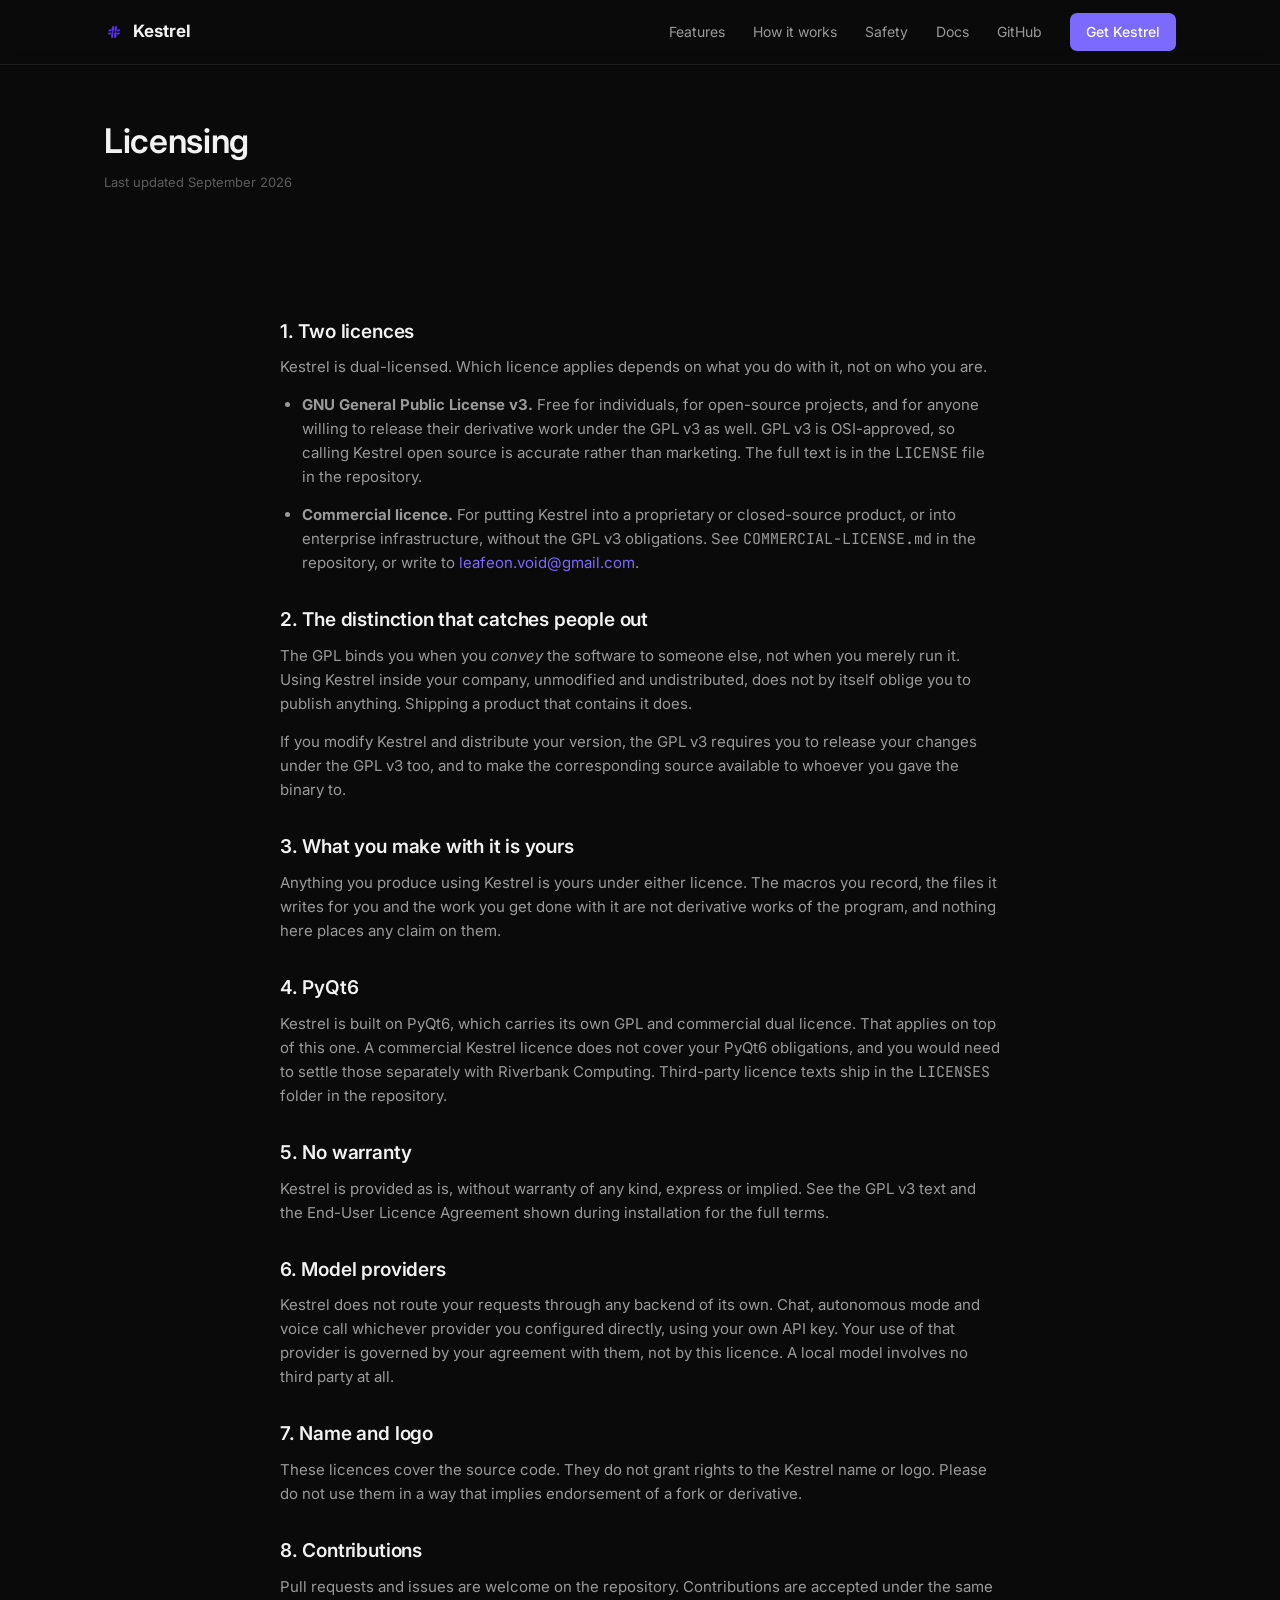
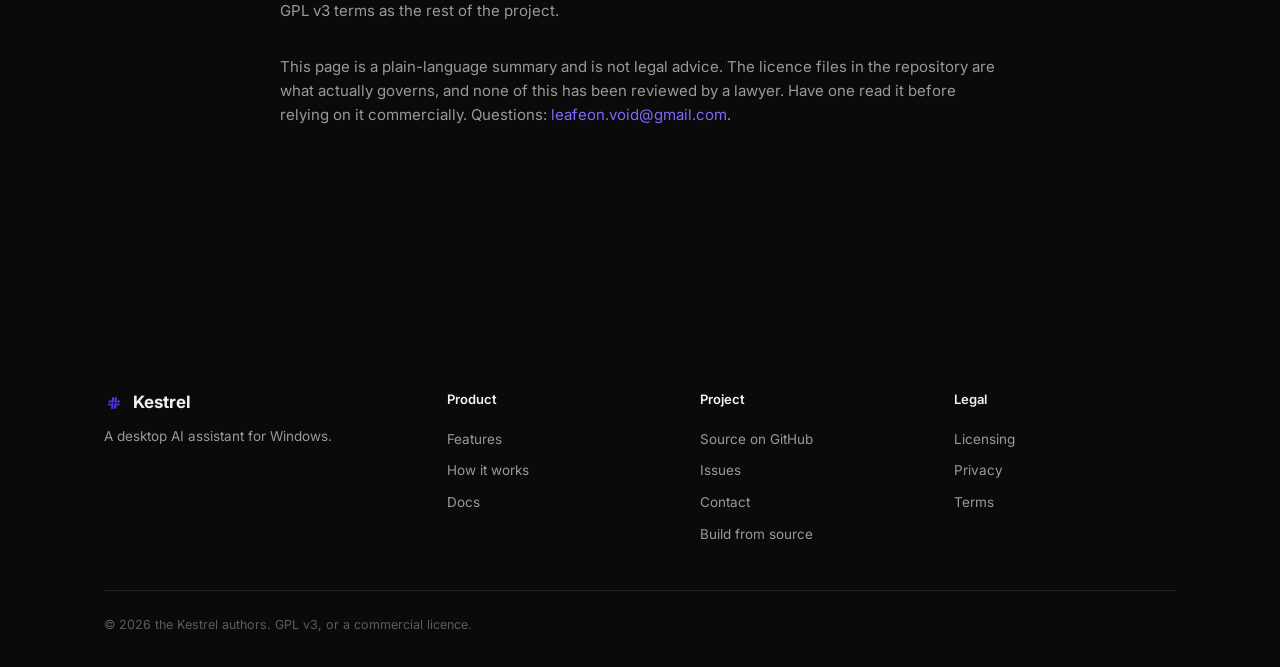
<file: docs/licensing.html>
<!DOCTYPE html>
<html lang="en">
<head>
<meta charset="UTF-8">
<meta name="viewport" content="width=device-width, initial-scale=1.0">
<title>Licensing: Kestrel</title>
<meta name="description" content="Kestrel licensing: open source under the GPL v3, or a commercial licence for proprietary use.">
<link rel="icon" href="favicon.ico" sizes="any">
<link rel="icon" type="image/png" href="kestrel.png">
<link rel="apple-touch-icon" href="kestrel.png">
<link rel="stylesheet" href="styles.css">
</head>
<body>

<nav class="nav">
  <div class="container nav-inner">
    <a href="index.html" class="nav-logo">
      <img src="kestrel.png" width="20" height="20" alt="">
      Kestrel
    </a>
    <div class="nav-links">
      <a href="index.html#features">Features</a>
      <a href="index.html#how-it-works">How it works</a>
      <a href="index.html#safety">Safety</a>
      <a href="docs.html">Docs</a>
      <a href="https://github.com/ibrahim12012/Kestrel">GitHub</a>
      <a href="docs.html#install" class="nav-cta">Get Kestrel</a>
    </div>
  </div>
</nav>

<header class="page-header">
  <div class="container">
    <h1>Licensing</h1>
    <p class="updated">Last updated September 2026</p>
  </div>
</header>

<section style="border-bottom:none;">
  <div class="container legal-content">
    <h2>1. Two licences</h2>
    <p>Kestrel is dual-licensed. Which licence applies depends on what you do with it, not on who you are.</p>
    <ul>
      <li><strong>GNU General Public License v3.</strong> Free for individuals, for open-source projects, and for anyone willing to release their derivative work under the GPL v3 as well. GPL v3 is OSI-approved, so calling Kestrel open source is accurate rather than marketing. The full text is in the <code>LICENSE</code> file in the repository.</li>
      <li><strong>Commercial licence.</strong> For putting Kestrel into a proprietary or closed-source product, or into enterprise infrastructure, without the GPL v3 obligations. See <code>COMMERCIAL-LICENSE.md</code> in the repository, or write to <a href="mailto:leafeon.void@gmail.com">leafeon.void@gmail.com</a>.</li>
    </ul>

    <h2>2. The distinction that catches people out</h2>
    <p>The GPL binds you when you <em>convey</em> the software to someone else, not when you merely run it. Using Kestrel inside your company, unmodified and undistributed, does not by itself oblige you to publish anything. Shipping a product that contains it does.</p>
    <p>If you modify Kestrel and distribute your version, the GPL v3 requires you to release your changes under the GPL v3 too, and to make the corresponding source available to whoever you gave the binary to.</p>

    <h2>3. What you make with it is yours</h2>
    <p>Anything you produce using Kestrel is yours under either licence. The macros you record, the files it writes for you and the work you get done with it are not derivative works of the program, and nothing here places any claim on them.</p>

    <h2>4. PyQt6</h2>
    <p>Kestrel is built on PyQt6, which carries its own GPL and commercial dual licence. That applies on top of this one. A commercial Kestrel licence does not cover your PyQt6 obligations, and you would need to settle those separately with Riverbank Computing. Third-party licence texts ship in the <code>LICENSES</code> folder in the repository.</p>

    <h2>5. No warranty</h2>
    <p>Kestrel is provided as is, without warranty of any kind, express or implied. See the GPL v3 text and the End-User Licence Agreement shown during installation for the full terms.</p>

    <h2>6. Model providers</h2>
    <p>Kestrel does not route your requests through any backend of its own. Chat, autonomous mode and voice call whichever provider you configured directly, using your own API key. Your use of that provider is governed by your agreement with them, not by this licence. A local model involves no third party at all.</p>

    <h2>7. Name and logo</h2>
    <p>These licences cover the source code. They do not grant rights to the Kestrel name or logo. Please do not use them in a way that implies endorsement of a fork or derivative.</p>

    <h2>8. Contributions</h2>
    <p>Pull requests and issues are welcome on the repository. Contributions are accepted under the same GPL v3 terms as the rest of the project.</p>

    <p style="margin-top:32px;">This page is a plain-language summary and is not legal advice. The licence files in the repository are what actually governs, and none of this has been reviewed by a lawyer. Have one read it before relying on it commercially. Questions: <a href="mailto:leafeon.void@gmail.com">leafeon.void@gmail.com</a>.</p>
  </div>
</section>

<footer>
  <div class="container">
    <div class="footer-top">
      <div class="footer-brand">
        <a href="index.html" class="nav-logo">
          <img src="kestrel.png" width="20" height="20" alt="">
          Kestrel
        </a>
        <p>A desktop AI assistant for Windows.</p>
      </div>
      <div class="footer-col">
        <div class="footer-col-title">Product</div>
        <a href="index.html#features">Features</a>
        <a href="index.html#how-it-works">How it works</a>
        <a href="docs.html">Docs</a>
      </div>
      <div class="footer-col">
        <div class="footer-col-title">Project</div>
        <a href="https://github.com/ibrahim12012/Kestrel">Source on GitHub</a>
        <a href="https://github.com/ibrahim12012/Kestrel/issues">Issues</a>
        <a href="contact.html">Contact</a>
        <a href="docs.html#build">Build from source</a>
      </div>
      <div class="footer-col">
        <div class="footer-col-title">Legal</div>
        <a href="licensing.html">Licensing</a>
        <a href="privacy.html">Privacy</a>
        <a href="terms.html">Terms</a>
      </div>
    </div>
    <div class="footer-bottom">
      <p>&copy; 2026 the Kestrel authors. GPL v3, or a commercial licence.</p>
    </div>
  </div>
</footer>

</body>
</html>
</file>
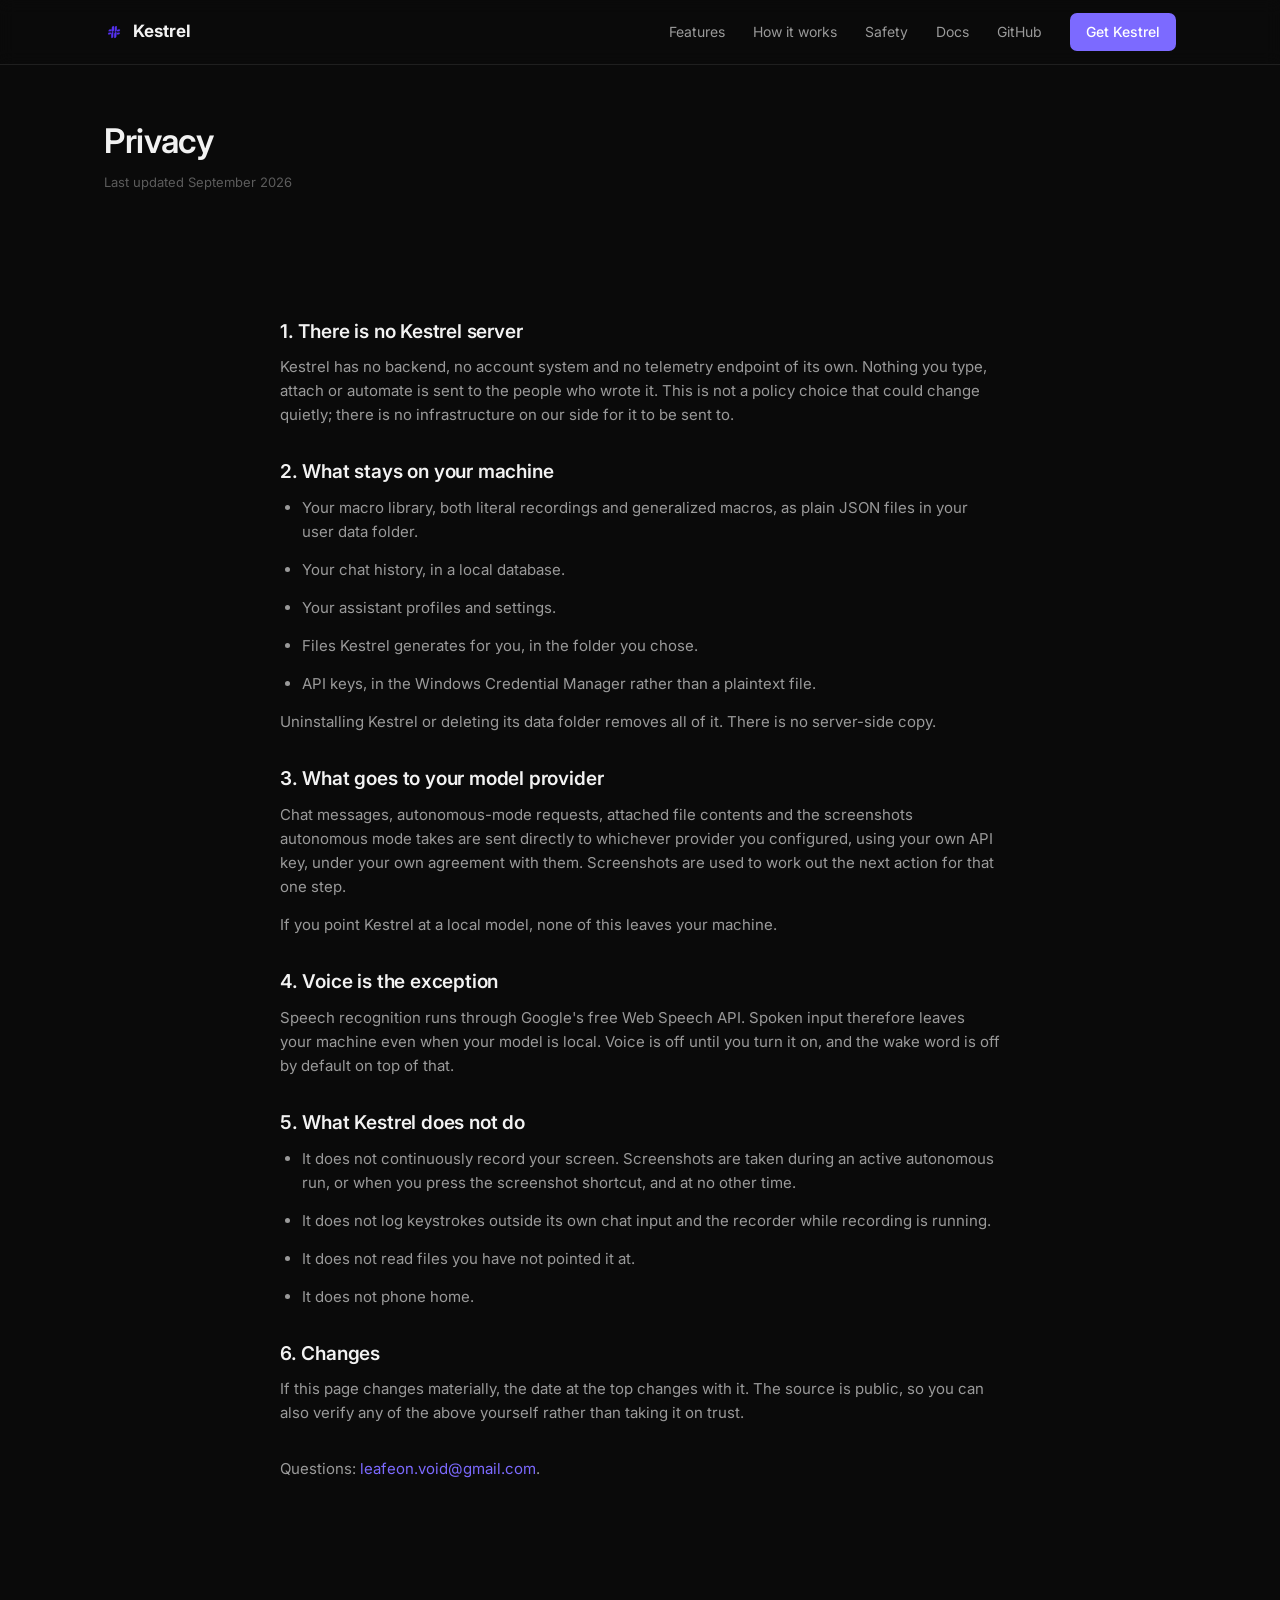
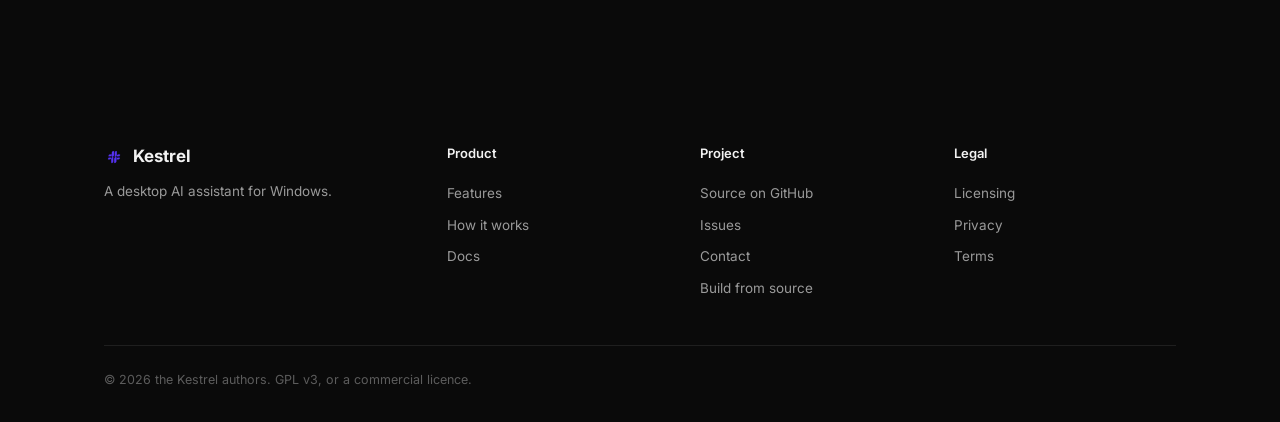
<file: docs/privacy.html>
<!DOCTYPE html>
<html lang="en">
<head>
<meta charset="UTF-8">
<meta name="viewport" content="width=device-width, initial-scale=1.0">
<title>Privacy: Kestrel</title>
<meta name="description" content="What Kestrel keeps on your machine, what goes to your model provider, and what it never does.">
<link rel="icon" href="favicon.ico" sizes="any">
<link rel="icon" type="image/png" href="kestrel.png">
<link rel="apple-touch-icon" href="kestrel.png">
<link rel="stylesheet" href="styles.css">
</head>
<body>

<nav class="nav">
  <div class="container nav-inner">
    <a href="index.html" class="nav-logo">
      <img src="kestrel.png" width="20" height="20" alt="">
      Kestrel
    </a>
    <div class="nav-links">
      <a href="index.html#features">Features</a>
      <a href="index.html#how-it-works">How it works</a>
      <a href="index.html#safety">Safety</a>
      <a href="docs.html">Docs</a>
      <a href="https://github.com/ibrahim12012/Kestrel">GitHub</a>
      <a href="docs.html#install" class="nav-cta">Get Kestrel</a>
    </div>
  </div>
</nav>

<header class="page-header">
  <div class="container">
    <h1>Privacy</h1>
    <p class="updated">Last updated September 2026</p>
  </div>
</header>

<section style="border-bottom:none;">
  <div class="container legal-content">
    <h2>1. There is no Kestrel server</h2>
    <p>Kestrel has no backend, no account system and no telemetry endpoint of its own. Nothing you type, attach or automate is sent to the people who wrote it. This is not a policy choice that could change quietly; there is no infrastructure on our side for it to be sent to.</p>

    <h2>2. What stays on your machine</h2>
    <ul>
      <li>Your macro library, both literal recordings and generalized macros, as plain JSON files in your user data folder.</li>
      <li>Your chat history, in a local database.</li>
      <li>Your assistant profiles and settings.</li>
      <li>Files Kestrel generates for you, in the folder you chose.</li>
      <li>API keys, in the Windows Credential Manager rather than a plaintext file.</li>
    </ul>
    <p>Uninstalling Kestrel or deleting its data folder removes all of it. There is no server-side copy.</p>

    <h2>3. What goes to your model provider</h2>
    <p>Chat messages, autonomous-mode requests, attached file contents and the screenshots autonomous mode takes are sent directly to whichever provider you configured, using your own API key, under your own agreement with them. Screenshots are used to work out the next action for that one step.</p>
    <p>If you point Kestrel at a local model, none of this leaves your machine.</p>

    <h2>4. Voice is the exception</h2>
    <p>Speech recognition runs through Google's free Web Speech API. Spoken input therefore leaves your machine even when your model is local. Voice is off until you turn it on, and the wake word is off by default on top of that.</p>

    <h2>5. What Kestrel does not do</h2>
    <ul>
      <li>It does not continuously record your screen. Screenshots are taken during an active autonomous run, or when you press the screenshot shortcut, and at no other time.</li>
      <li>It does not log keystrokes outside its own chat input and the recorder while recording is running.</li>
      <li>It does not read files you have not pointed it at.</li>
      <li>It does not phone home.</li>
    </ul>

    <h2>6. Changes</h2>
    <p>If this page changes materially, the date at the top changes with it. The source is public, so you can also verify any of the above yourself rather than taking it on trust.</p>

    <p style="margin-top:32px;">Questions: <a href="mailto:leafeon.void@gmail.com">leafeon.void@gmail.com</a>.</p>
  </div>
</section>

<footer>
  <div class="container">
    <div class="footer-top">
      <div class="footer-brand">
        <a href="index.html" class="nav-logo">
          <img src="kestrel.png" width="20" height="20" alt="">
          Kestrel
        </a>
        <p>A desktop AI assistant for Windows.</p>
      </div>
      <div class="footer-col">
        <div class="footer-col-title">Product</div>
        <a href="index.html#features">Features</a>
        <a href="index.html#how-it-works">How it works</a>
        <a href="docs.html">Docs</a>
      </div>
      <div class="footer-col">
        <div class="footer-col-title">Project</div>
        <a href="https://github.com/ibrahim12012/Kestrel">Source on GitHub</a>
        <a href="https://github.com/ibrahim12012/Kestrel/issues">Issues</a>
        <a href="contact.html">Contact</a>
        <a href="docs.html#build">Build from source</a>
      </div>
      <div class="footer-col">
        <div class="footer-col-title">Legal</div>
        <a href="licensing.html">Licensing</a>
        <a href="privacy.html">Privacy</a>
        <a href="terms.html">Terms</a>
      </div>
    </div>
    <div class="footer-bottom">
      <p>&copy; 2026 the Kestrel authors. GPL v3, or a commercial licence.</p>
    </div>
  </div>
</footer>

</body>
</html>
</file>
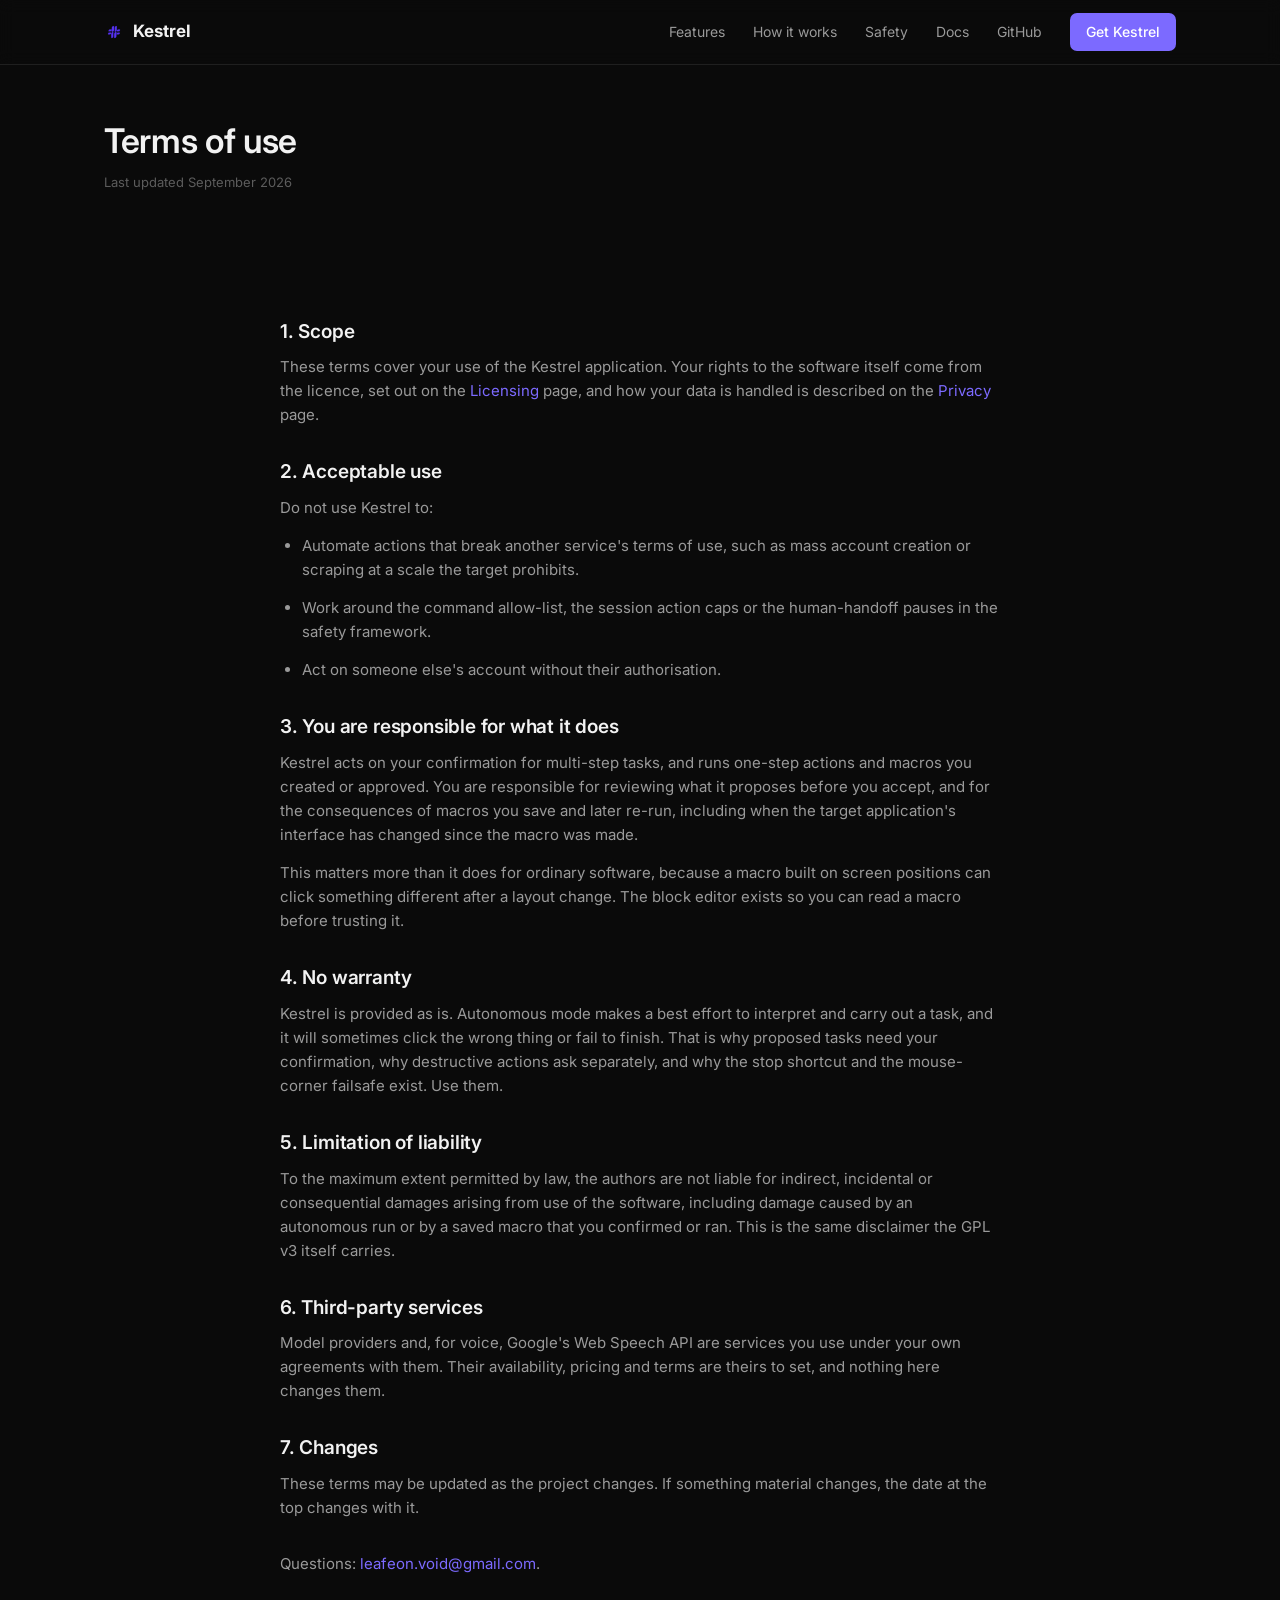
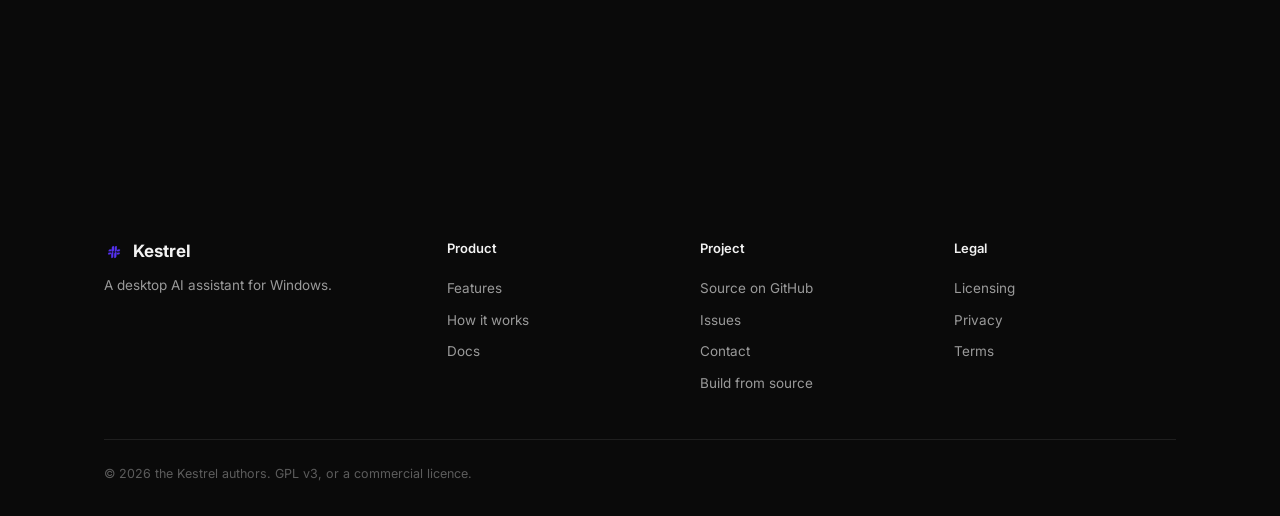
<file: docs/terms.html>
<!DOCTYPE html>
<html lang="en">
<head>
<meta charset="UTF-8">
<meta name="viewport" content="width=device-width, initial-scale=1.0">
<title>Terms: Kestrel</title>
<meta name="description" content="Terms of use for the Kestrel desktop application.">
<link rel="icon" href="favicon.ico" sizes="any">
<link rel="icon" type="image/png" href="kestrel.png">
<link rel="apple-touch-icon" href="kestrel.png">
<link rel="stylesheet" href="styles.css">
</head>
<body>

<nav class="nav">
  <div class="container nav-inner">
    <a href="index.html" class="nav-logo">
      <img src="kestrel.png" width="20" height="20" alt="">
      Kestrel
    </a>
    <div class="nav-links">
      <a href="index.html#features">Features</a>
      <a href="index.html#how-it-works">How it works</a>
      <a href="index.html#safety">Safety</a>
      <a href="docs.html">Docs</a>
      <a href="https://github.com/ibrahim12012/Kestrel">GitHub</a>
      <a href="docs.html#install" class="nav-cta">Get Kestrel</a>
    </div>
  </div>
</nav>

<header class="page-header">
  <div class="container">
    <h1>Terms of use</h1>
    <p class="updated">Last updated September 2026</p>
  </div>
</header>

<section style="border-bottom:none;">
  <div class="container legal-content">
    <h2>1. Scope</h2>
    <p>These terms cover your use of the Kestrel application. Your rights to the software itself come from the licence, set out on the <a href="licensing.html">Licensing</a> page, and how your data is handled is described on the <a href="privacy.html">Privacy</a> page.</p>

    <h2>2. Acceptable use</h2>
    <p>Do not use Kestrel to:</p>
    <ul>
      <li>Automate actions that break another service's terms of use, such as mass account creation or scraping at a scale the target prohibits.</li>
      <li>Work around the command allow-list, the session action caps or the human-handoff pauses in the safety framework.</li>
      <li>Act on someone else's account without their authorisation.</li>
    </ul>

    <h2>3. You are responsible for what it does</h2>
    <p>Kestrel acts on your confirmation for multi-step tasks, and runs one-step actions and macros you created or approved. You are responsible for reviewing what it proposes before you accept, and for the consequences of macros you save and later re-run, including when the target application's interface has changed since the macro was made.</p>
    <p>This matters more than it does for ordinary software, because a macro built on screen positions can click something different after a layout change. The block editor exists so you can read a macro before trusting it.</p>

    <h2>4. No warranty</h2>
    <p>Kestrel is provided as is. Autonomous mode makes a best effort to interpret and carry out a task, and it will sometimes click the wrong thing or fail to finish. That is why proposed tasks need your confirmation, why destructive actions ask separately, and why the stop shortcut and the mouse-corner failsafe exist. Use them.</p>

    <h2>5. Limitation of liability</h2>
    <p>To the maximum extent permitted by law, the authors are not liable for indirect, incidental or consequential damages arising from use of the software, including damage caused by an autonomous run or by a saved macro that you confirmed or ran. This is the same disclaimer the GPL v3 itself carries.</p>

    <h2>6. Third-party services</h2>
    <p>Model providers and, for voice, Google's Web Speech API are services you use under your own agreements with them. Their availability, pricing and terms are theirs to set, and nothing here changes them.</p>

    <h2>7. Changes</h2>
    <p>These terms may be updated as the project changes. If something material changes, the date at the top changes with it.</p>

    <p style="margin-top:32px;">Questions: <a href="mailto:leafeon.void@gmail.com">leafeon.void@gmail.com</a>.</p>
  </div>
</section>

<footer>
  <div class="container">
    <div class="footer-top">
      <div class="footer-brand">
        <a href="index.html" class="nav-logo">
          <img src="kestrel.png" width="20" height="20" alt="">
          Kestrel
        </a>
        <p>A desktop AI assistant for Windows.</p>
      </div>
      <div class="footer-col">
        <div class="footer-col-title">Product</div>
        <a href="index.html#features">Features</a>
        <a href="index.html#how-it-works">How it works</a>
        <a href="docs.html">Docs</a>
      </div>
      <div class="footer-col">
        <div class="footer-col-title">Project</div>
        <a href="https://github.com/ibrahim12012/Kestrel">Source on GitHub</a>
        <a href="https://github.com/ibrahim12012/Kestrel/issues">Issues</a>
        <a href="contact.html">Contact</a>
        <a href="docs.html#build">Build from source</a>
      </div>
      <div class="footer-col">
        <div class="footer-col-title">Legal</div>
        <a href="licensing.html">Licensing</a>
        <a href="privacy.html">Privacy</a>
        <a href="terms.html">Terms</a>
      </div>
    </div>
    <div class="footer-bottom">
      <p>&copy; 2026 the Kestrel authors. GPL v3, or a commercial licence.</p>
    </div>
  </div>
</footer>

</body>
</html>
</file>
<file: docs/styles.css>
@import url('https://fonts.googleapis.com/css2?family=Inter:wght@400;500;600;700&family=JetBrains+Mono:wght@400;500&display=swap');

:root {
  --bg: #0a0a0a;
  --surface: #121212;
  --surface-2: #161616;
  --border: #1f1f1f;
  --border-strong: #3a3a3a;
  --text: #f2f2f2;
  --text-mid: #9a9a9a;
  --text-dim: #5c5c5c;
  --accent: #7c6aff;
  --accent-hover: #8f7dff;
  --danger: #e57373;
  --success: #7fd97c;
  --warning: #ffbd59;

  --font: 'Inter', sans-serif;
  --font-mono: 'JetBrains Mono', monospace;
  --container: 1120px;
  --radius: 10px;

  /* The rest of app/theme.py's dark palette, for the chat mockup only.
     The tokens above already are the app's bg_base / bg_panel /
     bg_elevated / accent; these are the ones the chat window uses that
     the site had no need for until now. Same names, same values, so the
     mockup and the real window cannot drift apart. */
  --app-input:      #1a1a1a;   /* bg_input */
  --app-hover:      #1e1e1e;   /* bg_hover */
  --app-hover-hard: #232323;   /* bg_hover_strong */
  --app-line:       #2a2a2a;   /* border */
  --app-text-2:     #c9c9c9;   /* text_secondary */
  --app-text-faint: #7a7a7a;   /* text_faint */
  --app-code-bg:    #1e1e1e;   /* code_bg, identical in both themes */
  --app-code-head:  #2a2a2a;   /* code_header_bg */
  --app-font:       "Segoe UI", Inter, system-ui, sans-serif;
}

* { box-sizing: border-box; margin: 0; padding: 0; }

body {
  background: var(--bg);
  color: var(--text);
  font-family: var(--font);
  font-size: 16px;
  line-height: 1.6;
  -webkit-font-smoothing: antialiased;
}

a { color: inherit; text-decoration: none; }
ul { list-style: none; }

.container { max-width: var(--container); margin: 0 auto; padding: 0 24px; }

h1, h2, h3, h4 { font-weight: 600; line-height: 1.2; letter-spacing: -0.01em; }
p { color: var(--text-mid); }
code { font-family: var(--font-mono); }

::selection { background: rgba(124, 106, 255, 0.35); }
:focus-visible { outline: 2px solid var(--accent); outline-offset: 2px; }

/* ── Scrollbars ──────────────────────────────────────────────
   One generalized style for every scrollable element on the site
   (page body, .docs-nav sidebar, code blocks, any future overflow
   container) instead of the browser default: thin, on-theme, and
   consistent across Chromium/Safari (::-webkit-scrollbar) and
   Firefox (scrollbar-width/scrollbar-color). */
* {
  scrollbar-width: thin;
  scrollbar-color: var(--border-strong) transparent;
}

*::-webkit-scrollbar {
  width: 10px;
  height: 10px;
}
*::-webkit-scrollbar-track {
  background: transparent;
}
*::-webkit-scrollbar-thumb {
  background-color: var(--border-strong);
  border-radius: 20px;
  border: 2px solid transparent;
  background-clip: padding-box;
}
*::-webkit-scrollbar-thumb:hover {
  background-color: var(--accent);
}
*::-webkit-scrollbar-corner {
  background: transparent;
}

/* ── Nav ─────────────────────────────────────────────────── */

.nav { position: sticky; top: 0; z-index: 50; background: rgba(10,10,10,0.9); backdrop-filter: blur(8px); border-bottom: 1px solid var(--border); }
.nav-inner { display: flex; align-items: center; justify-content: space-between; height: 64px; }
.nav-logo { display: flex; align-items: center; gap: 9px; font-weight: 700; font-size: 17px; }
.nav-logo img { width: 20px; height: 20px; display: block; flex: none; }
.footer-brand .nav-logo img { width: 20px; height: 20px; }
.nav-links { display: flex; align-items: center; gap: 28px; }
.nav-links a { font-size: 14px; color: var(--text-mid); }
.nav-links a:hover { color: var(--text); }
.nav-links a.current { color: var(--text); }
.nav-cta, .nav-links a.nav-cta { background: var(--accent); color: #fff; padding: 8px 16px; border-radius: 7px; font-weight: 500; }
.nav-cta:hover, .nav-links a.nav-cta:hover { background: var(--accent-hover); color: #fff; }

/* ── Buttons ─────────────────────────────────────────────── */

.btn { display: inline-flex; align-items: center; gap: 8px; font-size: 14px; font-weight: 500; padding: 11px 20px; border-radius: 8px; border: 1px solid transparent; cursor: pointer; transition: all 0.15s ease; }
.btn-primary { background: var(--accent); color: #fff; }
.btn-primary:hover { background: var(--accent-hover); }
.btn-ghost { background: transparent; color: var(--text); border-color: var(--border-strong); }
.btn-ghost:hover { background: var(--surface); }

/* ── Sections ────────────────────────────────────────────── */

section { padding: 88px 0; border-bottom: 1px solid var(--border); }
section:last-of-type { border-bottom: none; }

.eyebrow { display: block; font-size: 13px; font-weight: 600; color: var(--accent); text-transform: uppercase; letter-spacing: 0.04em; margin-bottom: 12px; }
.section-head { max-width: 620px; margin-bottom: 48px; }
.section-head h2 { font-size: 34px; margin-bottom: 12px; }
.section-head p { font-size: 16px; }

/* ── Hero ────────────────────────────────────────────────── */

.hero { padding: 80px 0 88px; }
.hero-grid { display: grid; grid-template-columns: 1fr 1fr; gap: 56px; align-items: center; }
.hero h1 { font-size: 46px; margin-bottom: 18px; }
.hero-sub { font-size: 17px; max-width: 460px; margin-bottom: 28px; }
.hero-actions { display: flex; gap: 12px; margin-bottom: 22px; }
.hero-note { font-size: 13.5px; color: var(--text-dim); }
.hero-note a { color: var(--accent); }
.hero-note a:hover { text-decoration: underline; }

/* ── The chat window ─────────────────────────────────────────
   Not a stylised impression of it: every value below is the one
   app/chat_widget.py actually applies. A user message is a flat
   bg_elevated pill, radius 16, padding 14/18, no border. An
   assistant reply has no bubble at all. Rows carry the widget's own
   28/10/36/10 margins, action buttons are always visible rather
   than hover-revealed, and the composer is the real one, down to
   the 14px wrapper radius and the 34px rounded-square buttons.
   Anything that changes in the app should change here too. */

.mockup { background: var(--bg); border: 1px solid var(--border); border-radius: var(--radius); overflow: hidden; display: flex; flex-direction: column; height: 498px; }

/* Chat topbar: bg_base, 52px, 1px bg_input rule, Syne title. */
.mockup-bar { display: flex; align-items: center; gap: 10px; height: 52px; padding: 0 16px; border-bottom: 1px solid var(--app-input); flex-shrink: 0; }
.mockup-bar .glyph { width: 16px; height: 16px; display: block; flex: none; }
.mockup-title { font-family: 'Syne', var(--font); font-size: 14px; font-weight: 600; color: var(--text); }

/* Scroll area: messagesLayout is 0/28/0/16 with spacing 0. */
.kchat { flex: 1; overflow: hidden; padding: 28px 0 16px; font-family: var(--app-font); position: relative; }
/* messagesLayout appends a stretch at the end, so rows stack from the top. */
.kfeed { display: flex; flex-direction: column; justify-content: flex-start; min-height: 100%; }

.krow { padding: 10px 36px 10px 28px; display: flex; flex-direction: column; gap: 4px; }
.krow.sent { align-items: flex-end; }
.krow.recv { align-items: flex-start; }
.krow.mid { align-items: center; padding-top: 4px; padding-bottom: 4px; }

.kbubble { background: var(--surface-2); color: var(--text); border-radius: 16px; padding: 14px 18px; font-size: 16px; line-height: 1.5; max-width: 100%; }
.kai { color: var(--text); font-size: 16px; line-height: 1.5; padding: 6px 4px; max-width: 100%; display: flex; flex-direction: column; gap: 10px; }
.kai b { font-weight: 600; }

/* msgActionsRow: always on, 11px, text_disabled, spacing 2. */
.kacts { display: flex; gap: 2px; padding: 0 2px; }
.kact { display: inline-flex; align-items: center; gap: 5px; font-family: var(--app-font); font-size: 11px; color: var(--text-dim); background: transparent; border: none; border-radius: 5px; padding: 3px 6px; cursor: default; }
.kact svg { width: 11px; height: 11px; fill: currentColor; flex: none; }

/* Extended thinking: header button, collapsed to "Thought for Ns". */
.kthink { display: inline-flex; align-items: center; gap: 8px; background: var(--surface-2); color: var(--app-text-2); border: 1px solid var(--app-input); border-radius: 10px; padding: 6px 12px; font-size: 12.5px; font-weight: 600; }
.kthink svg { width: 13px; height: 13px; fill: currentColor; }

/* Autonomous confirmation card: max 420, asymmetric radius. */
.kcard { background: var(--surface-2); border: 1px solid var(--app-line); border-radius: 4px 12px 12px 12px; padding: 14px 16px; max-width: 420px; display: flex; flex-direction: column; gap: 8px; }
.kcard-title { font-size: 13px; font-weight: 600; color: var(--text); }
.kcard-goal { font-size: 13px; color: var(--app-text-2); }
.kcard-hint { font-size: 11px; color: var(--app-text-faint); }
.kcard-btns { display: flex; gap: 8px; }
.kbtn-accept { background: var(--accent); color: #fff; border: none; border-radius: 8px; padding: 6px 16px; font-size: 12px; font-weight: 600; font-family: var(--app-font); }
.kbtn-cancel { background: transparent; color: var(--app-text-2); border: 1px solid var(--border-strong); border-radius: 8px; padding: 6px 16px; font-size: 12px; font-family: var(--app-font); }

/* File card. */
.kfile { background: var(--surface-2); border: 1px solid var(--app-line); border-radius: 12px; padding: 12px 14px; display: flex; align-items: center; gap: 12px; width: 100%; }
.kfile > .ico { width: 20px; height: 20px; fill: var(--accent); flex: none; }
.kfile .kbtn-accept { display: inline-flex; align-items: center; gap: 7px; }
.kfile .kbtn-accept .ico { width: 12px; height: 12px; fill: #fff; }
.kfile .meta { flex: 1; min-width: 0; }
.kfile .name { font-size: 13px; font-weight: 600; color: var(--text); }
.kfile .detail { font-size: 11px; color: var(--app-text-faint); margin-top: 2px; }

/* System pill: centred, text_faint, 11px. */
.kpill { display: inline-flex; align-items: center; gap: 6px; background: var(--surface-2); border: 1px solid var(--app-line); border-radius: 10px; padding: 4px 12px 4px 10px; font-size: 11px; color: var(--app-text-faint); }
.kpill svg { width: 11px; height: 11px; fill: currentColor; }

/* Composer: inputArea 28/14/28/20, wrapper radius 14 on bg_panel. */
.kcomposer { padding: 14px 28px 20px; border-top: 1px solid var(--app-input); flex-shrink: 0; }
.kwrap { background: var(--surface); border: 1px solid var(--app-input); border-radius: 14px; padding: 12px 12px 10px 14px; }
.kchips { display: flex; flex-wrap: wrap; gap: 6px; padding-bottom: 4px; }
.kchips:empty { display: none; }
.kchip { display: inline-flex; align-items: center; gap: 6px; background: var(--app-input); border: 1px solid var(--text-dim); border-radius: 8px; padding: 6px 6px 6px 10px; font-size: 11px; color: var(--app-text-2); }
.kchip svg { width: 12px; height: 12px; fill: currentColor; flex: none; }
.kchip .x { width: 16px; height: 16px; display: inline-flex; align-items: center; justify-content: center; color: var(--text-mid); }
.kchip .x svg { width: 9px; height: 9px; }
.krow-input { display: flex; align-items: flex-end; gap: 10px; }
.kinput { flex: 1; font-size: 15px; color: var(--text-dim); font-family: var(--app-font); padding-bottom: 6px; }
.kbtn { width: 34px; height: 34px; border-radius: 9px; display: inline-flex; align-items: center; justify-content: center; flex: none; }
.kbtn-ghost { background: transparent; border: 1px solid var(--app-hover-hard); color: var(--text-mid); }
.kbtn-ghost svg { fill: currentColor; stroke: currentColor; }
.kbtn-send { background: var(--accent); border: none; }
.kbtn-send svg { width: 20px; height: 20px; fill: #fff; }

/* Entry animation for each new row. */
.kin { animation: kIn .26s cubic-bezier(.2,.7,.3,1) both; }
@keyframes kIn { from { opacity: 0; transform: translateY(6px); } to { opacity: 1; transform: none; } }
.kchat.fading .kfeed { opacity: 0; transition: opacity .3s ease; }

/* ── Feature grid ────────────────────────────────────────── */

.group-label { font-size: 13px; color: var(--text-dim); font-weight: 500; margin: 0 0 14px; }

.features { display: grid; grid-template-columns: repeat(3, 1fr); gap: 16px; margin-bottom: 40px; }
.features:last-child { margin-bottom: 0; }

.feature { background: var(--surface); border: 1px solid var(--border); border-radius: var(--radius); padding: 26px; }
.feature-icon { width: 36px; height: 36px; border-radius: 8px; background: rgba(124,106,255,0.12); display: flex; align-items: center; justify-content: center; color: var(--accent); margin-bottom: 16px; }
.feature h3 { font-size: 16px; margin-bottom: 8px; }
.feature p { font-size: 14px; }

/* ── How it works ────────────────────────────────────────── */

.steps-list { display: flex; flex-direction: column; max-width: 700px; }
.step-row { display: grid; grid-template-columns: 40px 1fr; gap: 18px; padding: 24px 0; border-top: 1px solid var(--border); }
.step-row:first-child { border-top: none; }
.step-num { width: 32px; height: 32px; border-radius: 50%; background: var(--surface-2); border: 1px solid var(--border-strong); display: flex; align-items: center; justify-content: center; font-size: 13px; font-weight: 600; color: var(--accent); }
.step-row h4 { font-size: 16px; margin-bottom: 6px; }
.step-row p { font-size: 14px; }
.step-example { display: inline-block; margin-top: 10px; font-family: var(--font-mono); font-size: 12.5px; color: var(--text-mid); background: var(--surface); border: 1px solid var(--border); padding: 6px 10px; border-radius: 6px; }

.footnote { margin-top: 28px; font-size: 13.5px; color: var(--text-dim); }
.footnote a { color: var(--accent); }

/* ── Safety ──────────────────────────────────────────────── */

.safety-grid { display: grid; grid-template-columns: repeat(2, 1fr); gap: 16px; }
.safety-card { background: var(--surface); border: 1px solid var(--border); border-left: 3px solid var(--border-strong); border-radius: var(--radius); padding: 24px; }
.safety-card.risk-low { border-left-color: var(--success); }
.safety-card.risk-med { border-left-color: var(--warning); }
.safety-card.risk-high { border-left-color: var(--danger); }
.safety-card .risk-label { font-size: 11.5px; text-transform: uppercase; letter-spacing: 0.03em; color: var(--text-dim); font-weight: 600; margin-bottom: 10px; }
.safety-card h4 { font-size: 16px; margin-bottom: 8px; }
.safety-card p { font-size: 14px; }
.hotkey { display: inline-block; font-family: var(--font-mono); font-size: 12px; background: var(--surface-2); border: 1px solid var(--border-strong); border-radius: 5px; padding: 2px 7px; color: var(--text); }

/* ── Pricing ─────────────────────────────────────────────── */

.founding-banner { display: flex; align-items: center; justify-content: space-between; gap: 20px; background: var(--surface); border: 1px solid var(--border); border-radius: var(--radius); padding: 18px 22px; margin-bottom: 28px; flex-wrap: wrap; }
.founding-banner .label { font-size: 13px; font-weight: 600; color: var(--accent); margin-bottom: 4px; }
.founding-banner .count { font-size: 14px; }
.founding-bar { width: 200px; height: 6px; border-radius: 4px; background: var(--border); overflow: hidden; }
.founding-bar-fill { width: 68.5%; height: 100%; background: var(--accent); }

.pricing-grid { display: grid; grid-template-columns: repeat(4, 1fr); gap: 16px; align-items: stretch; }
.price-card { background: var(--surface); border: 1px solid var(--border); border-radius: var(--radius); padding: 28px 24px; display: flex; flex-direction: column; position: relative; }
.price-card h3 { font-size: 18px; margin-bottom: 12px; }
.price-tag { font-size: 32px; font-weight: 700; margin-bottom: 8px; }
.price-tag span { font-size: 13px; font-weight: 400; color: var(--text-mid); }
.price-desc { font-size: 13.5px; margin-bottom: 20px; min-height: 40px; }
.price-list { display: flex; flex-direction: column; gap: 10px; flex: 1; margin-bottom: 22px; }
.price-list li { font-size: 13px; color: var(--text-mid); padding-left: 18px; position: relative; }
.price-list li::before { content: ""; position: absolute; left: 0; top: 7px; width: 5px; height: 5px; border-radius: 50%; background: var(--accent); }
.price-cta { width: 100%; justify-content: center; }
.price-featured { border-color: var(--accent); box-shadow: 0 0 0 1px var(--accent); }
.price-badge { position: absolute; top: -11px; right: 20px; background: var(--accent); color: #fff; font-size: 11px; font-weight: 600; padding: 3px 10px; border-radius: 999px; }

/* ── Install panel ───────────────────────────────────────── */

.install-panel { background: var(--surface); border: 1px solid var(--border); border-radius: var(--radius); padding: 40px; display: grid; grid-template-columns: 1fr 1fr; gap: 40px; align-items: center; }
.install-panel h3 { font-size: 24px; margin-bottom: 12px; }
.code-block { background: var(--bg); border: 1px solid var(--border); border-radius: 8px; padding: 14px 18px; font-family: var(--font-mono); font-size: 13px; color: var(--text-mid); }
.code-block div { padding: 3px 0; }

/* ── Setup steps ─────────────────────────────────────────── */

.setup-grid { display: grid; grid-template-columns: repeat(2, 1fr); gap: 20px; max-width: 760px; }
.setup-step { background: var(--surface); border: 1px solid var(--border); border-radius: var(--radius); padding: 26px; }
.setup-num { font-size: 13px; font-weight: 700; color: var(--accent); margin-bottom: 12px; }
.setup-step h4 { font-size: 16px; margin-bottom: 8px; }
.setup-step p { font-size: 13.5px; margin-bottom: 14px; }
.setup-buttons { display: flex; gap: 8px; flex-wrap: wrap; }

/* ── Final CTA band ──────────────────────────────────────── */

.cta-band { text-align: center; padding: 96px 0; }
.cta-band h2 { font-size: 34px; margin-bottom: 12px; }
.cta-band p { font-size: 16px; max-width: 480px; margin: 0 auto 28px; }
.cta-buttons { display: flex; gap: 12px; justify-content: center; }

/* ── FAQ ─────────────────────────────────────────────────── */

.faq-list { max-width: 720px; }
.faq-item { border-bottom: 1px solid var(--border); }
.faq-item:first-child { border-top: 1px solid var(--border); }
.faq-item summary { list-style: none; cursor: pointer; padding: 20px 0; font-size: 15.5px; font-weight: 500; display: flex; justify-content: space-between; align-items: center; gap: 16px; }
.faq-item summary::-webkit-details-marker { display: none; }
.faq-item summary .plus { font-size: 20px; color: var(--text-dim); flex-shrink: 0; transition: transform 0.15s ease; }
.faq-item[open] summary .plus { transform: rotate(45deg); }
.faq-item p { font-size: 14.5px; padding-bottom: 20px; max-width: 620px; }

/* ── Footer ──────────────────────────────────────────────── */

footer { padding: 64px 0 32px; border-bottom: none; }
.footer-top { display: grid; grid-template-columns: 1.4fr 1fr 1fr 1fr; gap: 32px; padding-bottom: 40px; }
.footer-brand .nav-logo { margin-bottom: 10px; }
.footer-brand p { font-size: 13.5px; max-width: 240px; }
.footer-col-title { font-size: 13px; font-weight: 600; margin-bottom: 14px; }
.footer-col a, .footer-col span { display: block; font-size: 13.5px; color: var(--text-mid); padding: 5px 0; }
.footer-col a:hover { color: var(--text); }
.footer-bottom { border-top: 1px solid var(--border); padding-top: 24px; }
.footer-bottom p { font-size: 12.5px; color: var(--text-dim); }

/* ── Legal / simple content pages ────────────────────────── */

.page-header { padding: 56px 0 8px; }
.page-header h1 { font-size: 34px; margin-bottom: 10px; }
.page-header .updated { font-size: 13px; color: var(--text-dim); }

.legal-content { max-width: 720px; padding: 32px 0 96px; }
.legal-content h2 { font-size: 19px; margin-top: 34px; margin-bottom: 12px; }
.legal-content h2:first-child { margin-top: 0; }

/* ── Auth (login / register) ────────────────────────────────── */

.auth-wrap { max-width: 380px; margin: 0 auto; padding: 64px 24px 96px; }
.auth-card { background: var(--surface); border: 1px solid var(--border); border-radius: var(--radius); padding: 32px 28px; box-shadow: 0 12px 32px -20px rgba(0,0,0,0.35); }
.auth-card h1 { font-size: 22px; margin-bottom: 6px; }
.auth-card .sub { font-size: 13.5px; color: var(--text-mid); margin-bottom: 24px; line-height: 1.5; }
.auth-card .contact-form .btn-primary { width: 100%; justify-content: center; margin-top: 4px; }
.auth-remember { display: flex; align-items: center; gap: 9px; font-size: 13px; color: var(--text-mid); margin: 2px 0 8px; cursor: pointer; user-select: none; }
.auth-remember input { accent-color: var(--accent); width: 16px; height: 16px; cursor: pointer; flex-shrink: 0; }
.auth-switch { font-size: 13.5px; color: var(--text-mid); margin-top: 22px; text-align: center; }
.auth-switch a { color: var(--accent); font-weight: 600; text-decoration: underline; text-underline-offset: 2px; }
.auth-switch a:hover { color: var(--accent-hover); }
.auth-success { text-align: center; }
.auth-success h3 { font-size: 18px; margin-bottom: 8px; }
.auth-success p { font-size: 14px; color: var(--text-mid); }
.legal-content p, .legal-content li { font-size: 15px; color: var(--text-mid); margin-bottom: 14px; }
.legal-content ul { padding-left: 22px; }
.legal-content li { list-style: disc; }
.legal-content a { color: var(--accent); }

/* ── Careers ─────────────────────────────────────────────── */

.job-list { max-width: 720px; padding-bottom: 96px; }
.job-card { background: var(--surface); border: 1px solid var(--border); border-radius: var(--radius); padding: 26px; margin-bottom: 14px; }
.job-card h3 { font-size: 17px; margin-bottom: 6px; }
.job-meta { font-size: 13px; color: var(--text-dim); margin-bottom: 12px; }
.job-card p { font-size: 14px; color: var(--text-mid); margin-bottom: 16px; }

.values-grid { display: grid; grid-template-columns: repeat(3, 1fr); gap: 16px; margin: 8px 0 48px; max-width: 800px; }
.value-card { background: var(--surface); border: 1px solid var(--border); border-radius: var(--radius); padding: 22px; }
.value-card h4 { font-size: 15px; margin-bottom: 8px; }
.value-card p { font-size: 13.5px; color: var(--text-mid); }

/* ── Contact ─────────────────────────────────────────────── */

.contact-grid { display: grid; grid-template-columns: 1fr; gap: 48px; max-width: 560px; padding-bottom: 96px; align-items: start; }

.contact-form { display: flex; flex-direction: column; gap: 16px; }
.form-field label { display: block; font-size: 13px; color: var(--text-mid); margin-bottom: 6px; }
.form-field input, .form-field textarea, .form-field select {
  width: 100%; background: var(--surface); border: 1px solid var(--border-strong); border-radius: 8px;
  padding: 10px 13px; color: var(--text); font-family: var(--font); font-size: 14px;
}
.form-field textarea { min-height: 130px; resize: vertical; }
.form-field input:focus, .form-field textarea:focus, .form-field select:focus { outline: none; border-color: var(--accent); }
.form-note { font-size: 12.5px; color: var(--text-dim); }
.form-error { font-size: 13px; color: var(--danger); }

.contact-success { background: var(--surface); border: 1px solid var(--border); border-radius: var(--radius); padding: 32px; text-align: center; }
.success-icon { color: var(--success); display: flex; justify-content: center; margin-bottom: 14px; }
.contact-success h3 { font-size: 18px; margin-bottom: 8px; }
.contact-success p { font-size: 14px; color: var(--text-mid); }

.docs-layout { display: grid; grid-template-columns: 220px 1fr; gap: 56px; align-items: start; padding-top: 40px; }
.docs-nav { position: sticky; top: 88px; max-height: calc(100vh - 104px); overflow-y: auto; }
.docs-nav-group { margin-bottom: 20px; }
.docs-nav-label { font-size: 12px; font-weight: 600; color: var(--text-dim); text-transform: uppercase; letter-spacing: 0.03em; margin-bottom: 8px; }
.docs-nav a { display: block; font-size: 13.5px; color: var(--text-mid); padding: 5px 0 5px 12px; border-left: 2px solid transparent; margin-left: -13px; }
.docs-nav a:hover { color: var(--text); }
.docs-nav a.active { color: var(--text); border-left-color: var(--accent); }

.docs-content { max-width: 720px; padding-bottom: 96px; }
.docs-content h2 { font-size: 26px; margin-top: 52px; margin-bottom: 14px; }
.docs-content h2:first-child { margin-top: 0; }
.docs-content h3 { font-size: 17px; margin-top: 26px; margin-bottom: 10px; }
.docs-content p, .docs-content li { color: var(--text-mid); font-size: 15px; margin-bottom: 14px; }
.docs-content ul, .docs-content ol { padding-left: 22px; margin-bottom: 16px; }
.docs-content ul li { list-style: disc; }
.docs-content ol li { list-style: decimal; }
.docs-content pre { background: var(--surface); border: 1px solid var(--border); border-radius: 8px; padding: 16px 18px; overflow-x: auto; font-size: 13px; color: var(--text); margin-bottom: 16px; }
.docs-content code { background: var(--surface-2); border: 1px solid var(--border); border-radius: 4px; padding: 1px 6px; font-size: 13px; }
.docs-content pre code { background: none; border: none; padding: 0; }
.docs-content table { width: 100%; border-collapse: collapse; margin-bottom: 20px; font-size: 13.5px; }
.docs-content th, .docs-content td { text-align: left; padding: 10px 14px; border-bottom: 1px solid var(--border); color: var(--text-mid); }
.docs-content th { color: var(--text); font-weight: 600; font-size: 12.5px; }
.callout { border: 1px solid var(--border); border-left: 3px solid var(--accent); background: var(--surface); border-radius: 0 8px 8px 0; padding: 14px 18px; font-size: 13.5px; color: var(--text-mid); margin-bottom: 20px; }
.callout.warn { border-left-color: var(--danger); }
.docs-title { font-size: 13px; color: var(--text-dim); margin-bottom: 8px; }

/* ── Responsive ──────────────────────────────────────────── */

@media (max-width: 860px) {
  .hero-grid, .features, .safety-grid, .setup-grid, .docs-layout { grid-template-columns: 1fr; }
  .footer-top { grid-template-columns: 1fr 1fr; }
  .docs-nav { position: static; }
  .nav-links { display: none; }
  .hero h1 { font-size: 34px; }
  .pricing-grid { grid-template-columns: 1fr 1fr; }
  .founding-banner { flex-direction: column; align-items: stretch; }
  .founding-bar { width: 100%; }
  .cta-buttons { flex-direction: column; }
  .contact-grid, .values-grid { grid-template-columns: 1fr; }
}
@media (max-width: 560px) {
  .pricing-grid { grid-template-columns: 1fr; }
  .footer-top { grid-template-columns: 1fr; }
}
</file>
